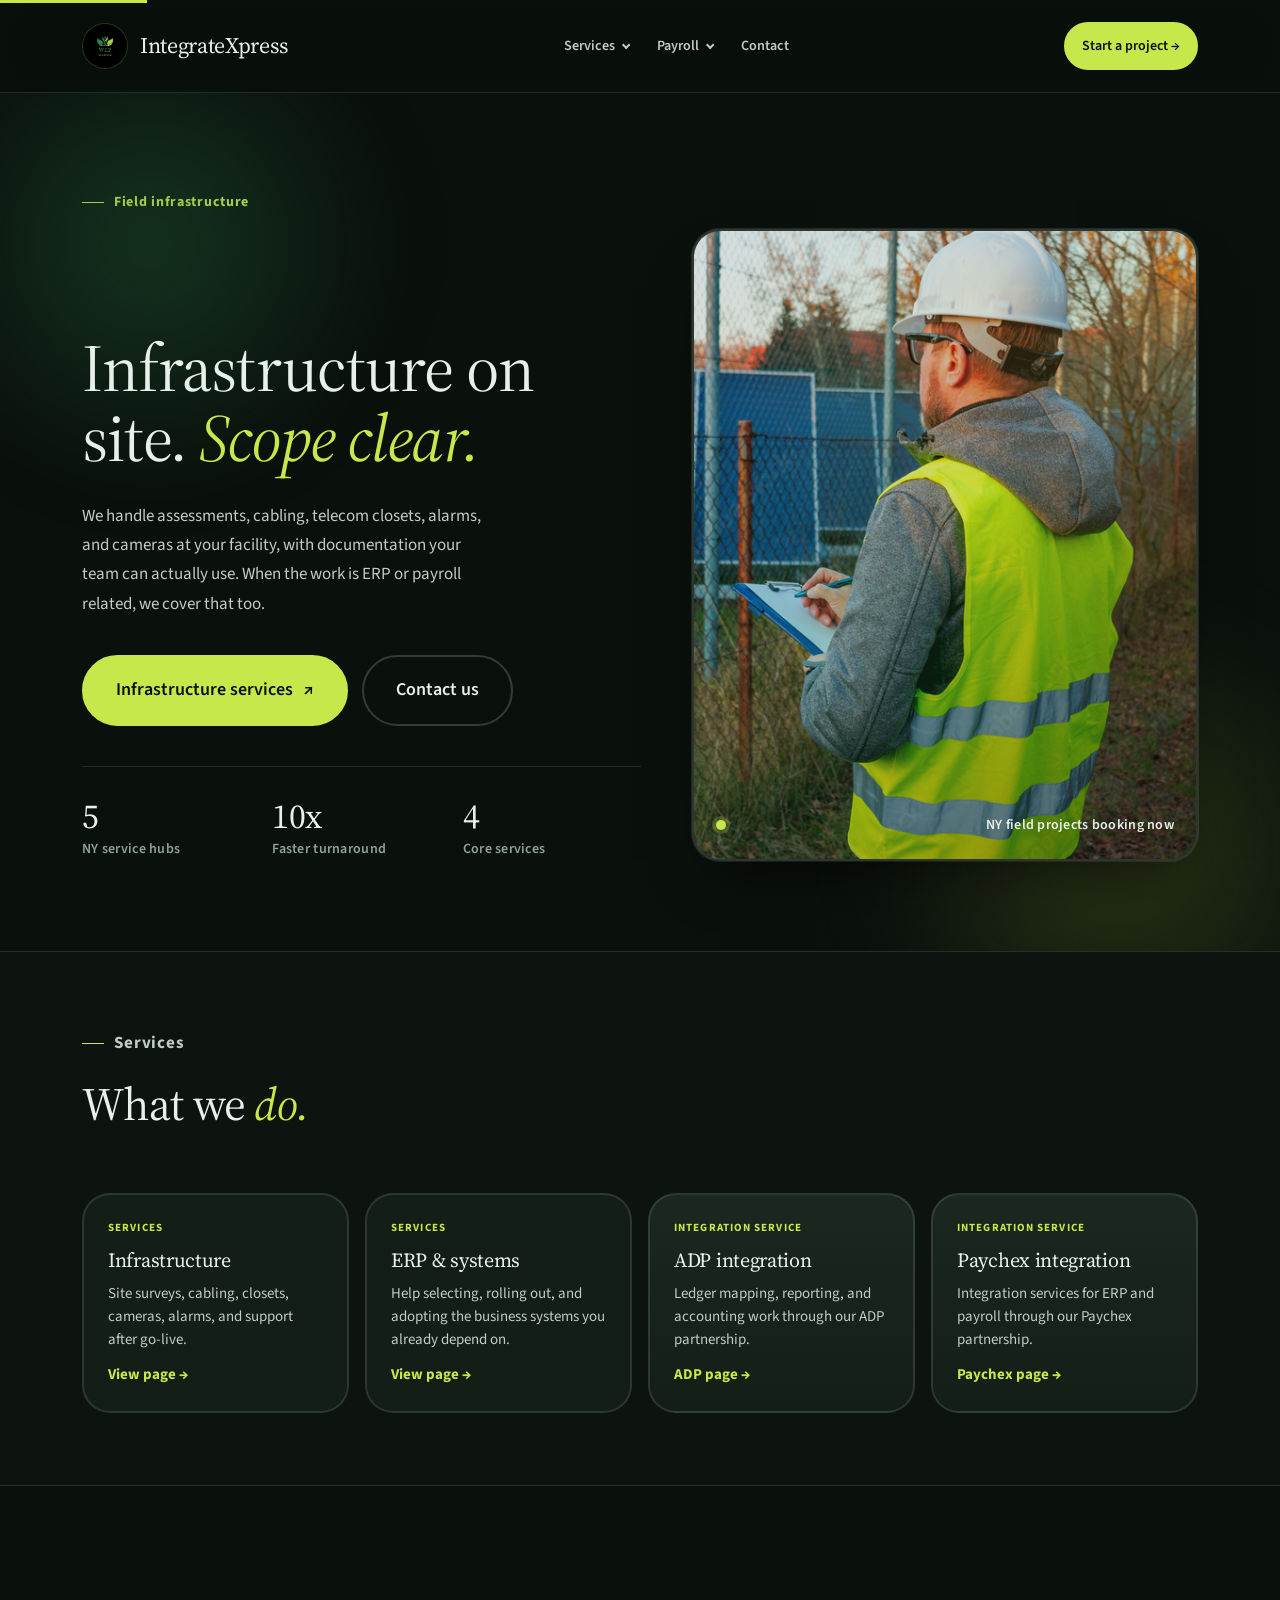
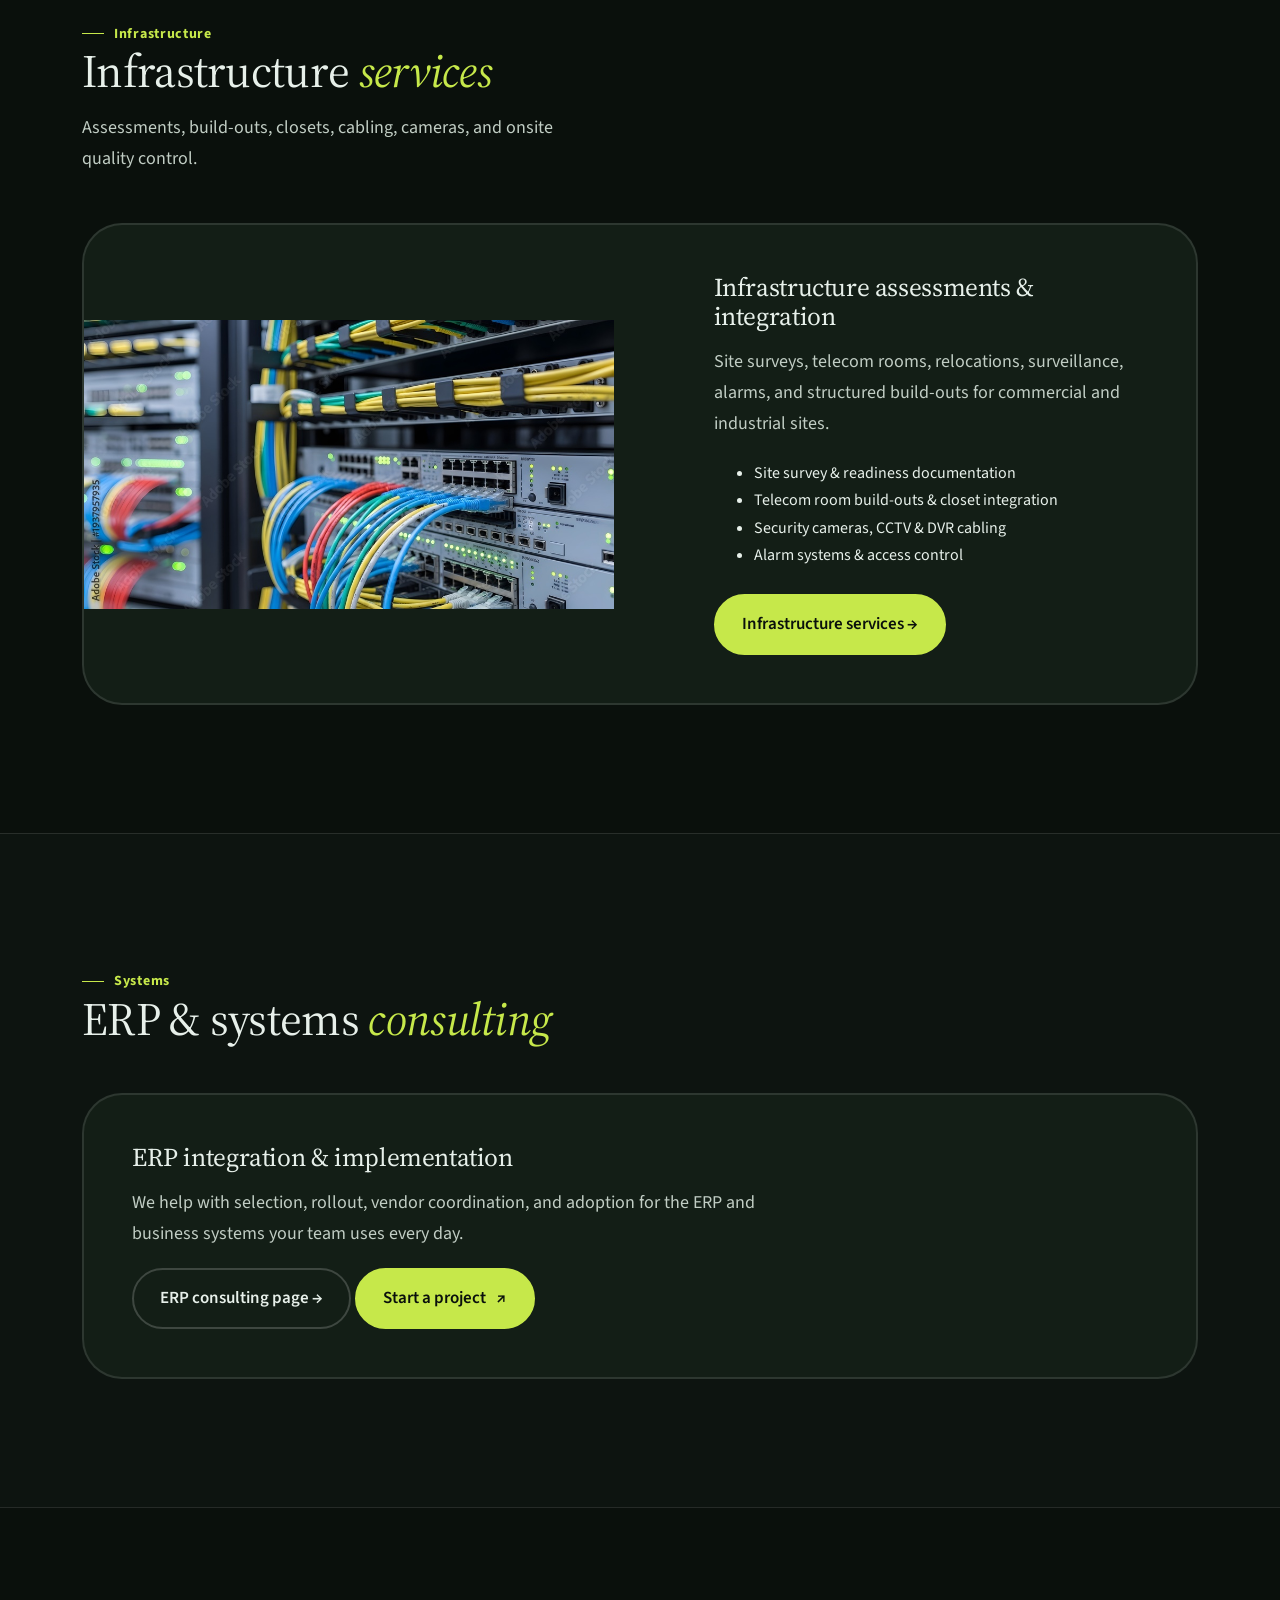
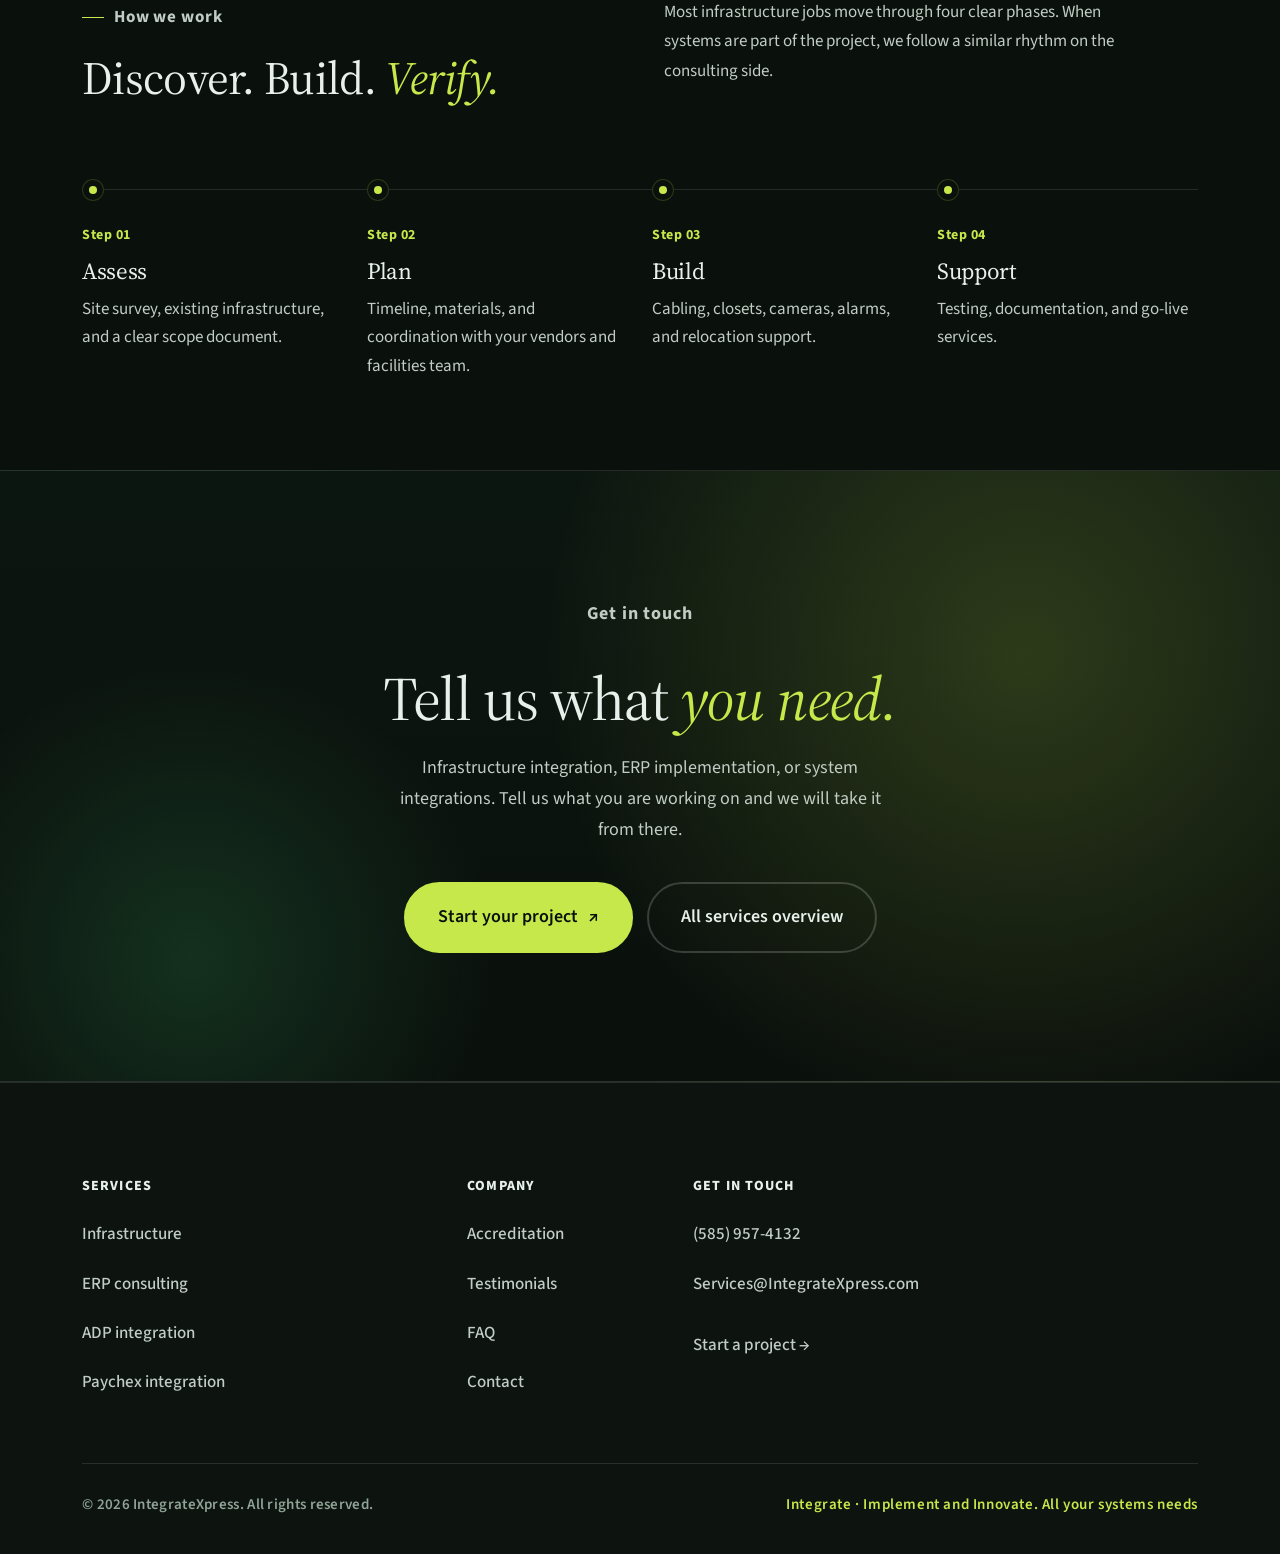
<file: index.html>
﻿<!DOCTYPE html>
<html lang="en">
<head>
  <meta charset="UTF-8" />
  <meta name="viewport" content="width=device-width, initial-scale=1.0" />
  <meta http-equiv="Cache-Control" content="no-cache, no-store, must-revalidate" />
  <meta http-equiv="Pragma" content="no-cache" />
  <meta http-equiv="Expires" content="0" />
  <title>IntegrateXpress | Integrate. Implement. Innovate.</title>
  <meta name="description" content="Field infrastructure, cabling, alarms, and security cameras for New York facilities, plus ERP and payroll integration when you need it." />
  <link rel="icon" type="image/png" href="IntegrateXpress%20Logo%20(2).png" />
  <link rel="preconnect" href="https://fonts.googleapis.com" />
  <link rel="preconnect" href="https://fonts.gstatic.com" crossorigin />
  <link href="https://fonts.googleapis.com/css2?family=Source+Sans+3:ital,wght@0,400;0,500;0,600;0,700;1,400&family=Source+Serif+4:ital,opsz,wght@0,8..60,400;0,8..60,600;1,8..60,400&display=swap" rel="stylesheet" />
  <link rel="stylesheet" href="assets/css/styles.css?v=21" />
</head>
<body>
  <!-- build: 2026-06-02-home-v7 — Checklist rewrite -->
  <a href="#main" class="skip-link">Skip to content</a>

  <header class="site-header">
    <div class="container">
      <nav class="nav" data-nav aria-label="Primary">
        <a href="index.html" class="nav__brand">
          <img src="IntegrateXpress%20Logo%20(2).png" alt="" />
          <strong>IntegrateXpress</strong>
        </a>
        <button class="nav__toggle" data-nav-toggle aria-label="Toggle menu" aria-expanded="false">
          <span></span><span></span><span></span>
        </button>
                        <ul class="nav__links">
          <li class="nav__item nav__item--dropdown">
            <button type="button" class="nav__dropdown-btn" id="nav-services-btn" data-nav-dropdown="services" data-nav-dropdown-toggle aria-expanded="false" aria-haspopup="true" aria-controls="nav-services-menu">
              Services <span class="nav__dropdown-chevron" aria-hidden="true"></span>
            </button>
            <ul class="nav__sub" id="nav-services-menu" role="menu" aria-labelledby="nav-services-btn">
              <li role="none"><a href="infrastructure-integration.html" role="menuitem">Infrastructure</a></li>
              <li role="none"><a href="erp-consulting.html" role="menuitem">ERP consulting</a></li>
              <li role="none"><a href="services.html" role="menuitem">All services</a></li>
            </ul>
          </li>
          <li class="nav__item nav__item--dropdown">
            <button type="button" class="nav__dropdown-btn" id="nav-payroll-btn" data-nav-dropdown="payroll" data-nav-dropdown-toggle aria-expanded="false" aria-haspopup="true" aria-controls="nav-payroll-menu">
              Payroll <span class="nav__dropdown-chevron" aria-hidden="true"></span>
            </button>
            <ul class="nav__sub" id="nav-payroll-menu" role="menu" aria-labelledby="nav-payroll-btn">
              <li role="none"><a href="adp-integration.html" role="menuitem">ADP integration</a></li>
              <li role="none"><a href="paychex-integration.html" role="menuitem">Paychex integration</a></li>
            </ul>
          </li>
          <li><a href="contact.html">Contact</a></li>
        </ul>
        <a href="get-started.html" class="btn btn--primary btn--sm nav__cta">Start a project &rarr;</a>
      </nav>
    </div>
  </header>

  <main id="main" class="home-static">

    <section class="hero">
      <div class="container">
        <p class="kicker">Field infrastructure</p>
        <div class="hero__grid">
          <div class="hero__copy">
            <h1>Infrastructure on site. <span class="lead-word">Scope clear.</span></h1>
            <p class="sub">We handle assessments, cabling, telecom closets, alarms, and cameras at your facility, with documentation your team can actually use. When the work is ERP or payroll related, we cover that too.</p>
            <div class="hero__buttons">
              <a href="infrastructure-integration.html" class="btn btn--primary btn--lg">Infrastructure services <span class="arrow">&#8599;</span></a>
              <a href="contact.html" class="btn btn--ghost btn--lg">Contact us</a>
            </div>
            <div class="hero__stats">
              <div class="stat">
                <span class="stat__num">5</span>
                <span class="stat__label">NY service hubs</span>
              </div>
              <div class="stat">
                <span class="stat__num">10x</span>
                <span class="stat__label">Faster turnaround</span>
              </div>
              <div class="stat">
                <span class="stat__num">4</span>
                <span class="stat__label">Core services</span>
              </div>
            </div>
          </div>
          <div class="hero__media hero__media--tech">
            <video autoplay muted loop playsinline aria-hidden="true" class="hero__video--tech" poster="assets/media/on-site-assessments.jpg">
              <source src="assets/media/hero-infrastructure.mp4" type="video/mp4" />
            </video>
            <div class="hero__media-badge">
              <span class="pulse"></span>
              <span class="label">NY field projects booking now</span>
            </div>
          </div>
        </div>
      </div>
    </section>

    <section class="services-hub section--tight" aria-labelledby="services-hub-heading">
      <div class="container">
        <div class="section-head">
          <div>
            <p class="kicker">Services</p>
            <h2 id="services-hub-heading">What we <em>do.</em></h2>
          </div>
        </div>
        <div class="services-hub__grid">
          <a href="infrastructure-integration.html" class="services-hub__card">
            <span class="services-hub__tag">Services</span>
            <h3>Infrastructure</h3>
            <p>Site surveys, cabling, closets, cameras, alarms, and support after go-live.</p>
            <span class="services-hub__cta">View page &rarr;</span>
          </a>
          <a href="erp-consulting.html" class="services-hub__card">
            <span class="services-hub__tag">Services</span>
            <h3>ERP &amp; systems</h3>
            <p>Help selecting, rolling out, and adopting the business systems you already depend on.</p>
            <span class="services-hub__cta">View page &rarr;</span>
          </a>
          <a href="adp-integration.html" class="services-hub__card services-hub__card--partner">
            <span class="services-hub__tag">Integration service</span>
            <h3>ADP integration</h3>
            <p>Ledger mapping, reporting, and accounting work through our ADP partnership.</p>
            <span class="services-hub__cta">ADP page &rarr;</span>
          </a>
          <a href="paychex-integration.html" class="services-hub__card services-hub__card--partner">
            <span class="services-hub__tag">Integration service</span>
            <h3>Paychex integration</h3>
            <p>Integration services for ERP and payroll through our Paychex partnership.</p>
            <span class="services-hub__cta">Paychex page &rarr;</span>
          </a>
        </div>
      </div>
    </section>

    <section class="section practice-block" id="infrastructure">
      <div class="container">
        <div class="practice-block__head">
          <p class="kicker">Infrastructure</p>
          <h2>Infrastructure <em>services</em></h2>
          <p>Assessments, build-outs, closets, cabling, cameras, and onsite quality control.</p>
        </div>
        <div class="practice-feature">
          <div class="practice-feature__media">
            <img src="assets/media/structured-cabling.jpg" alt="IntegrateXpress structured cabling on a commercial site" width="640" height="400" loading="lazy" />
          </div>
          <div class="practice-feature__body">
            <h3>Infrastructure assessments &amp; integration</h3>
            <p>Site surveys, telecom rooms, relocations, surveillance, alarms, and structured build-outs for commercial and industrial sites.</p>
            <ul class="bullets bullets--compact">
              <li>Site survey &amp; readiness documentation</li>
              <li>Telecom room build-outs &amp; closet integration</li>
              <li>Security cameras, CCTV &amp; DVR cabling</li>
              <li>Alarm systems &amp; access control</li>
            </ul>
            <a href="infrastructure-integration.html" class="btn btn--primary">Infrastructure services &rarr;</a>
          </div>
        </div>
      </div>
    </section>

    <section class="section section--divider practice-block practice-block--erp">
      <div class="container">
        <div class="practice-block__head">
          <p class="kicker">Systems</p>
          <h2>ERP &amp; systems <em>consulting</em></h2>
        </div>
        <div class="practice-feature practice-feature--text-only">
          <div class="practice-feature__body">
            <h3>ERP integration &amp; implementation</h3>
            <p>We help with selection, rollout, vendor coordination, and adoption for the ERP and business systems your team uses every day.</p>
            <a href="erp-consulting.html" class="btn btn--ghost">ERP consulting page &rarr;</a>
            <a href="get-started.html" class="btn btn--primary btn--align-start">Start a project <span class="arrow">&#8599;</span></a>
          </div>
        </div>
      </div>
    </section>

    <section class="section section--tight section--divider">
      <div class="container">
        <div class="section-head">
          <div>
            <p class="kicker">How we work</p>
            <h2>Discover. Build. <em>Verify.</em></h2>
          </div>
          <p>Most infrastructure jobs move through four clear phases. When systems are part of the project, we follow a similar rhythm on the consulting side.</p>
        </div>
        <div class="steps">
          <div class="step">
            <span class="step__dot" aria-hidden="true"></span>
            <span class="step__no">Step 01</span>
            <h3>Assess</h3>
            <p>Site survey, existing infrastructure, and a clear scope document.</p>
          </div>
          <div class="step">
            <span class="step__dot" aria-hidden="true"></span>
            <span class="step__no">Step 02</span>
            <h3>Plan</h3>
            <p>Timeline, materials, and coordination with your vendors and facilities team.</p>
          </div>
          <div class="step">
            <span class="step__dot" aria-hidden="true"></span>
            <span class="step__no">Step 03</span>
            <h3>Build</h3>
            <p>Cabling, closets, cameras, alarms, and relocation support.</p>
          </div>
          <div class="step">
            <span class="step__dot" aria-hidden="true"></span>
            <span class="step__no">Step 04</span>
            <h3>Support</h3>
            <p>Testing, documentation, and go-live services.</p>
          </div>
        </div>
      </div>
    </section>

    <section class="cta-band">
      <div class="container">
        <p class="kicker kicker--plain">Get in touch</p>
        <h2>Tell us what <em>you need.</em></h2>
        <p>Infrastructure integration, ERP implementation, or system integrations. Tell us what you are working on and we will take it from there.</p>
        <div class="cta-band__buttons">
          <a href="get-started.html" class="btn btn--primary btn--lg">Start your project <span class="arrow">&#8599;</span></a>
          <a href="services.html" class="btn btn--ghost btn--lg">All services overview</a>
        </div>
      </div>
    </section>
  </main>

  <footer class="site-footer">
    <div class="container">
      <div class="footer__top">
        <div class="footer__col">
          <h4>Services</h4>
          <a href="infrastructure-integration.html">Infrastructure</a>
          <a href="erp-consulting.html">ERP consulting</a>
          <a href="adp-integration.html">ADP integration</a>
          <a href="paychex-integration.html">Paychex integration</a>
        </div>
        <div class="footer__col">
          <h4>Company</h4>
          <a href="accreditation.html">Accreditation</a>
          <a href="testimonials.html">Testimonials</a>
          <a href="faq.html">FAQ</a>
          <a href="contact.html">Contact</a>
        </div>
        <div class="footer__col">
          <h4>Get in touch</h4>
          <a href="tel:+15859574132">(585) 957-4132</a>
          <a href="mailto:Services@IntegrateXpress.com">Services@IntegrateXpress.com</a>
          <a href="get-started.html" class="footer-link--cta">Start a project &rarr;</a>
        </div>
      </div>
      <div class="footer__bottom">
        <span>&copy; <span data-year>2026</span> IntegrateXpress. All rights reserved.</span>
        <span class="seal">Integrate &middot; Implement and Innovate. All your systems needs</span>
      </div>
    </div>
  </footer>

  <script src="assets/js/main.js?v=21"></script>
</body>
</html>
</file>
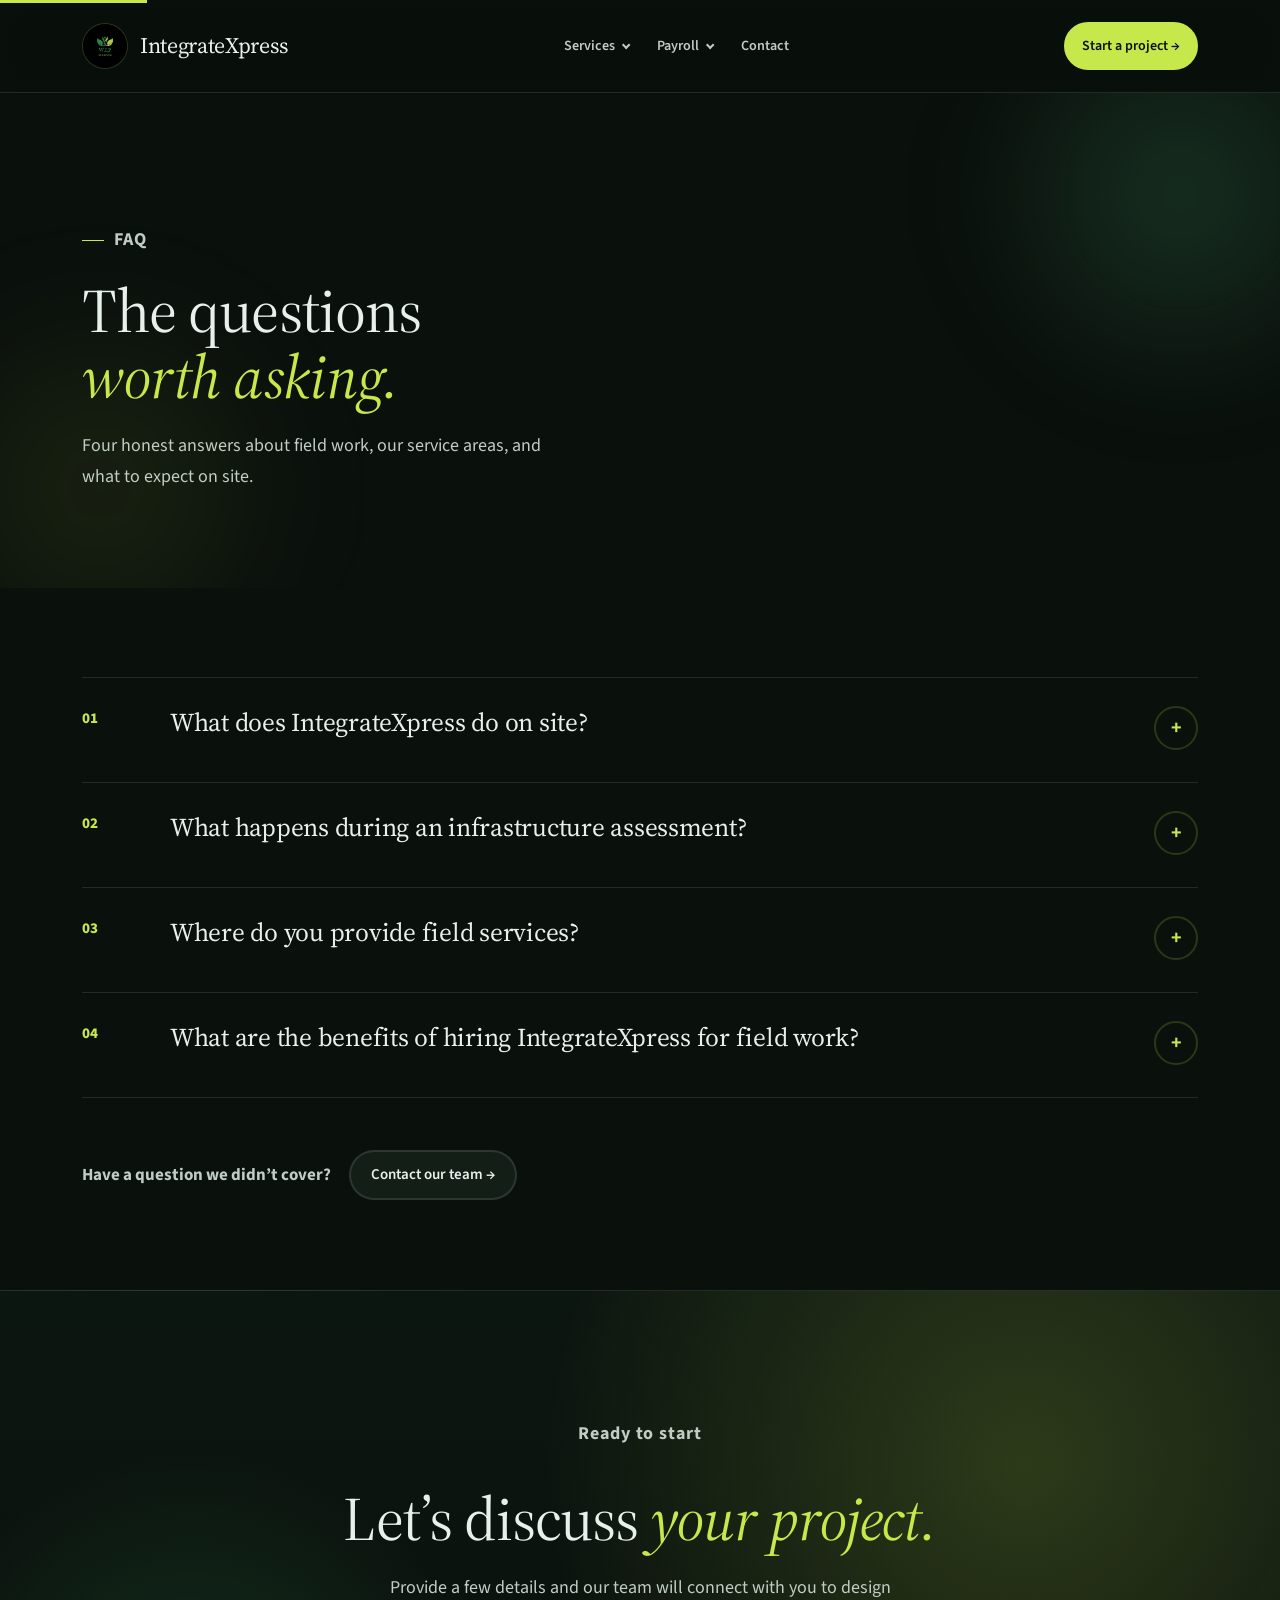
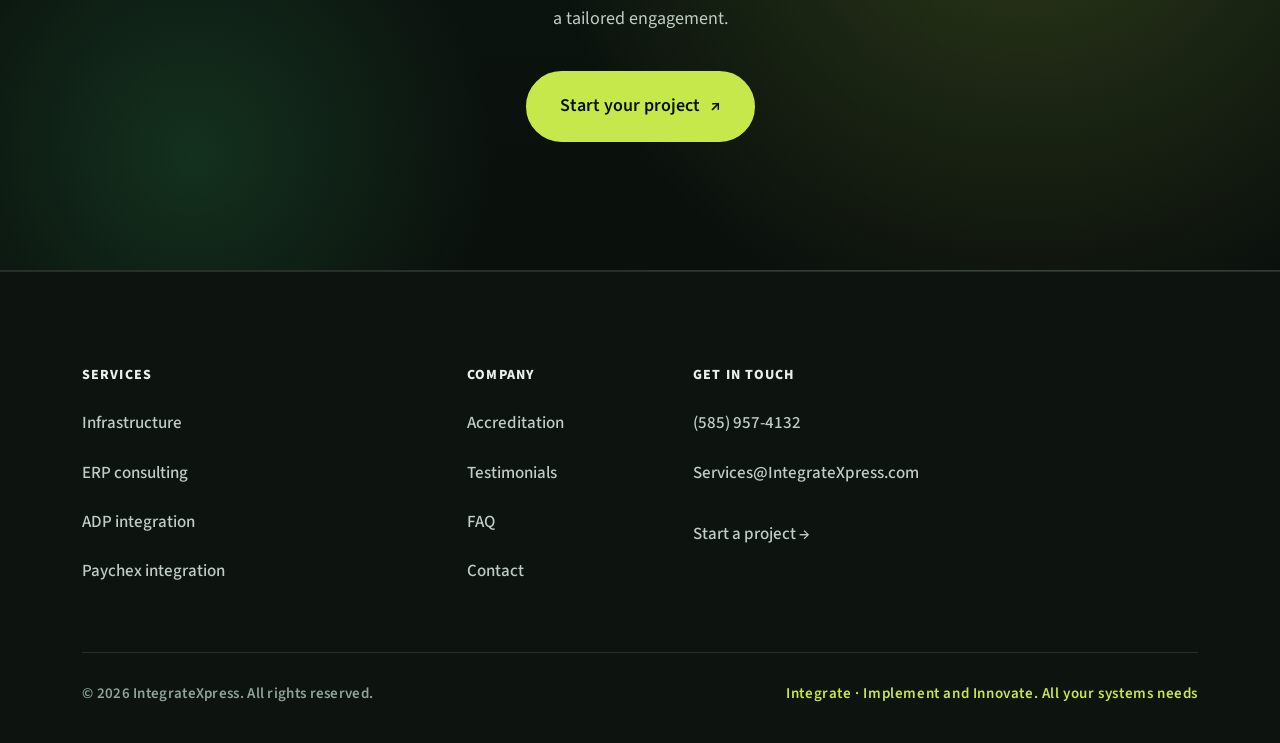
<file: faq/index.html>
<!DOCTYPE html>
<html lang="en">
<head>
  <meta charset="UTF-8" />
  <meta http-equiv="refresh" content="0; url=/faq.html" />
  <link rel="canonical" href="/faq.html" />
  <title>Redirecting to FAQ…</title>
  <script>location.replace("/faq.html");</script>
</head>
<body>
  <p><a href="/faq.html">Continue to FAQ</a></p>
</body>
</html>
</file>
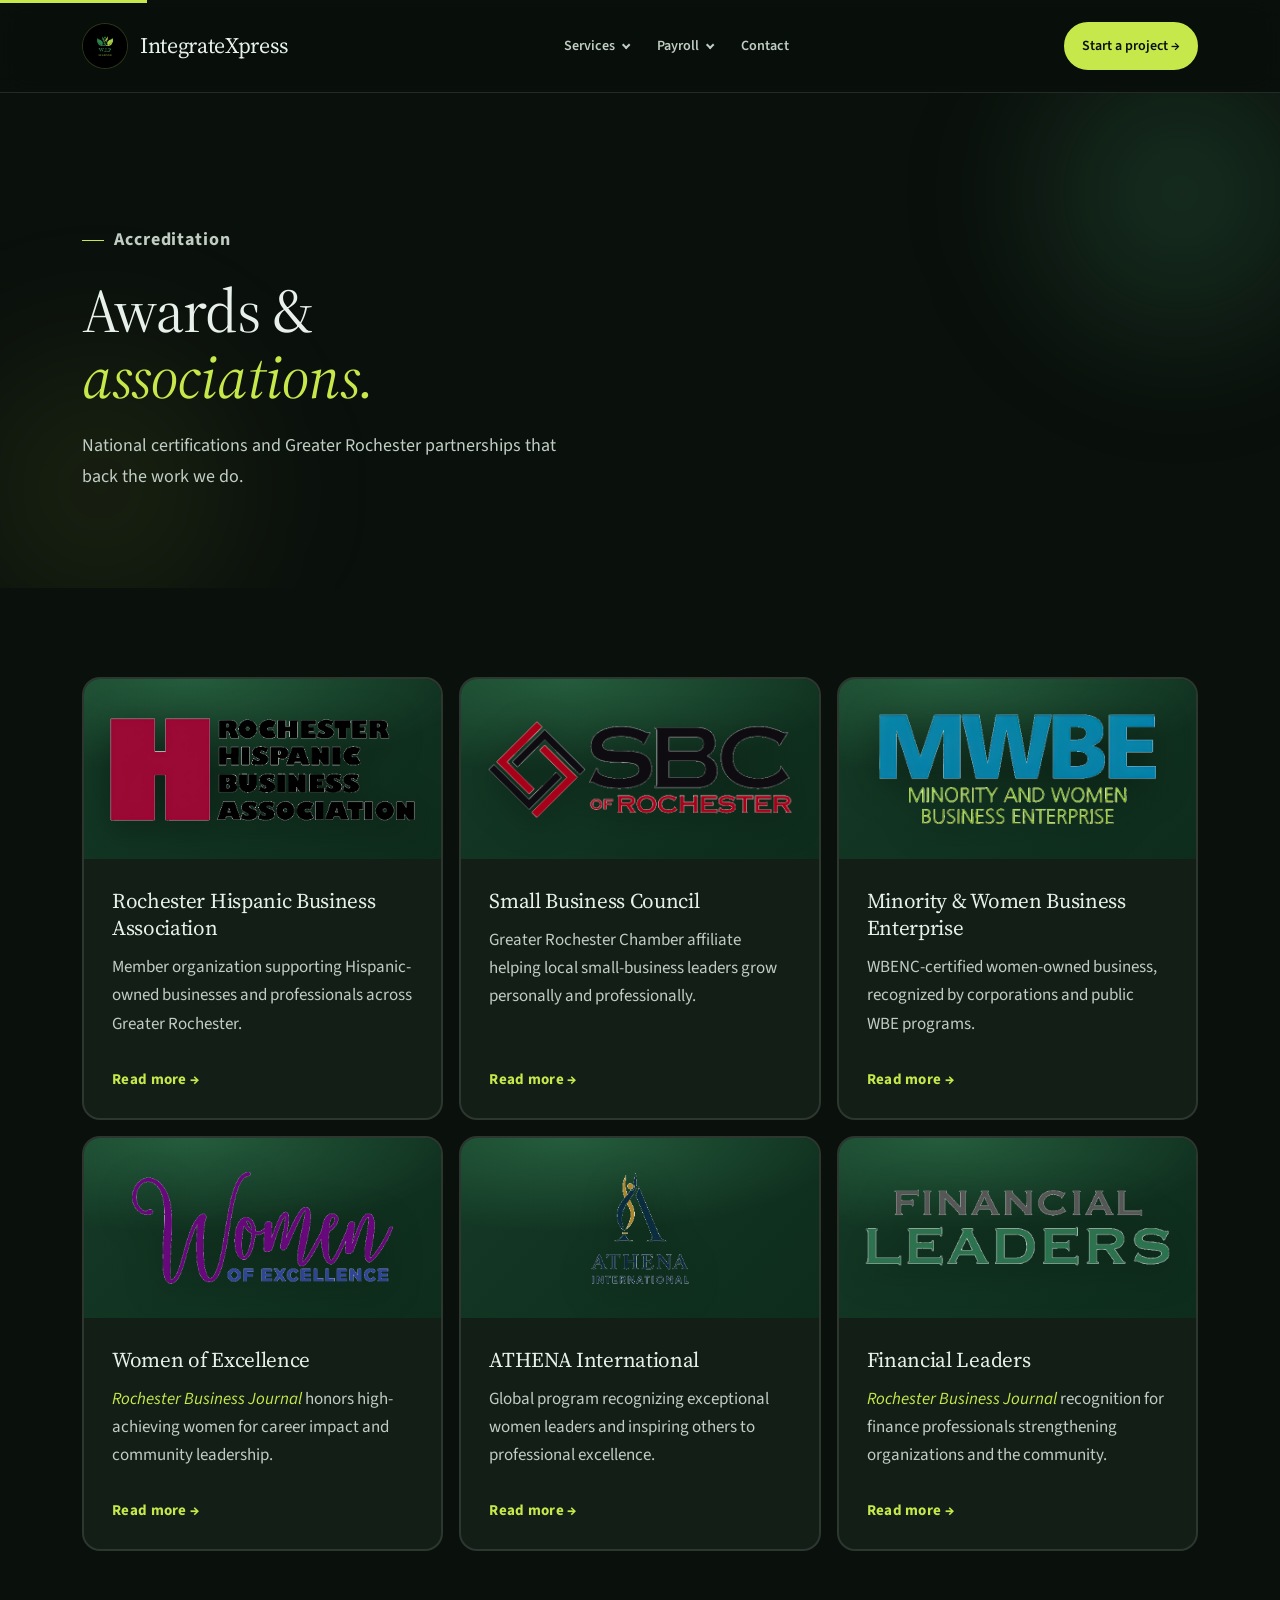
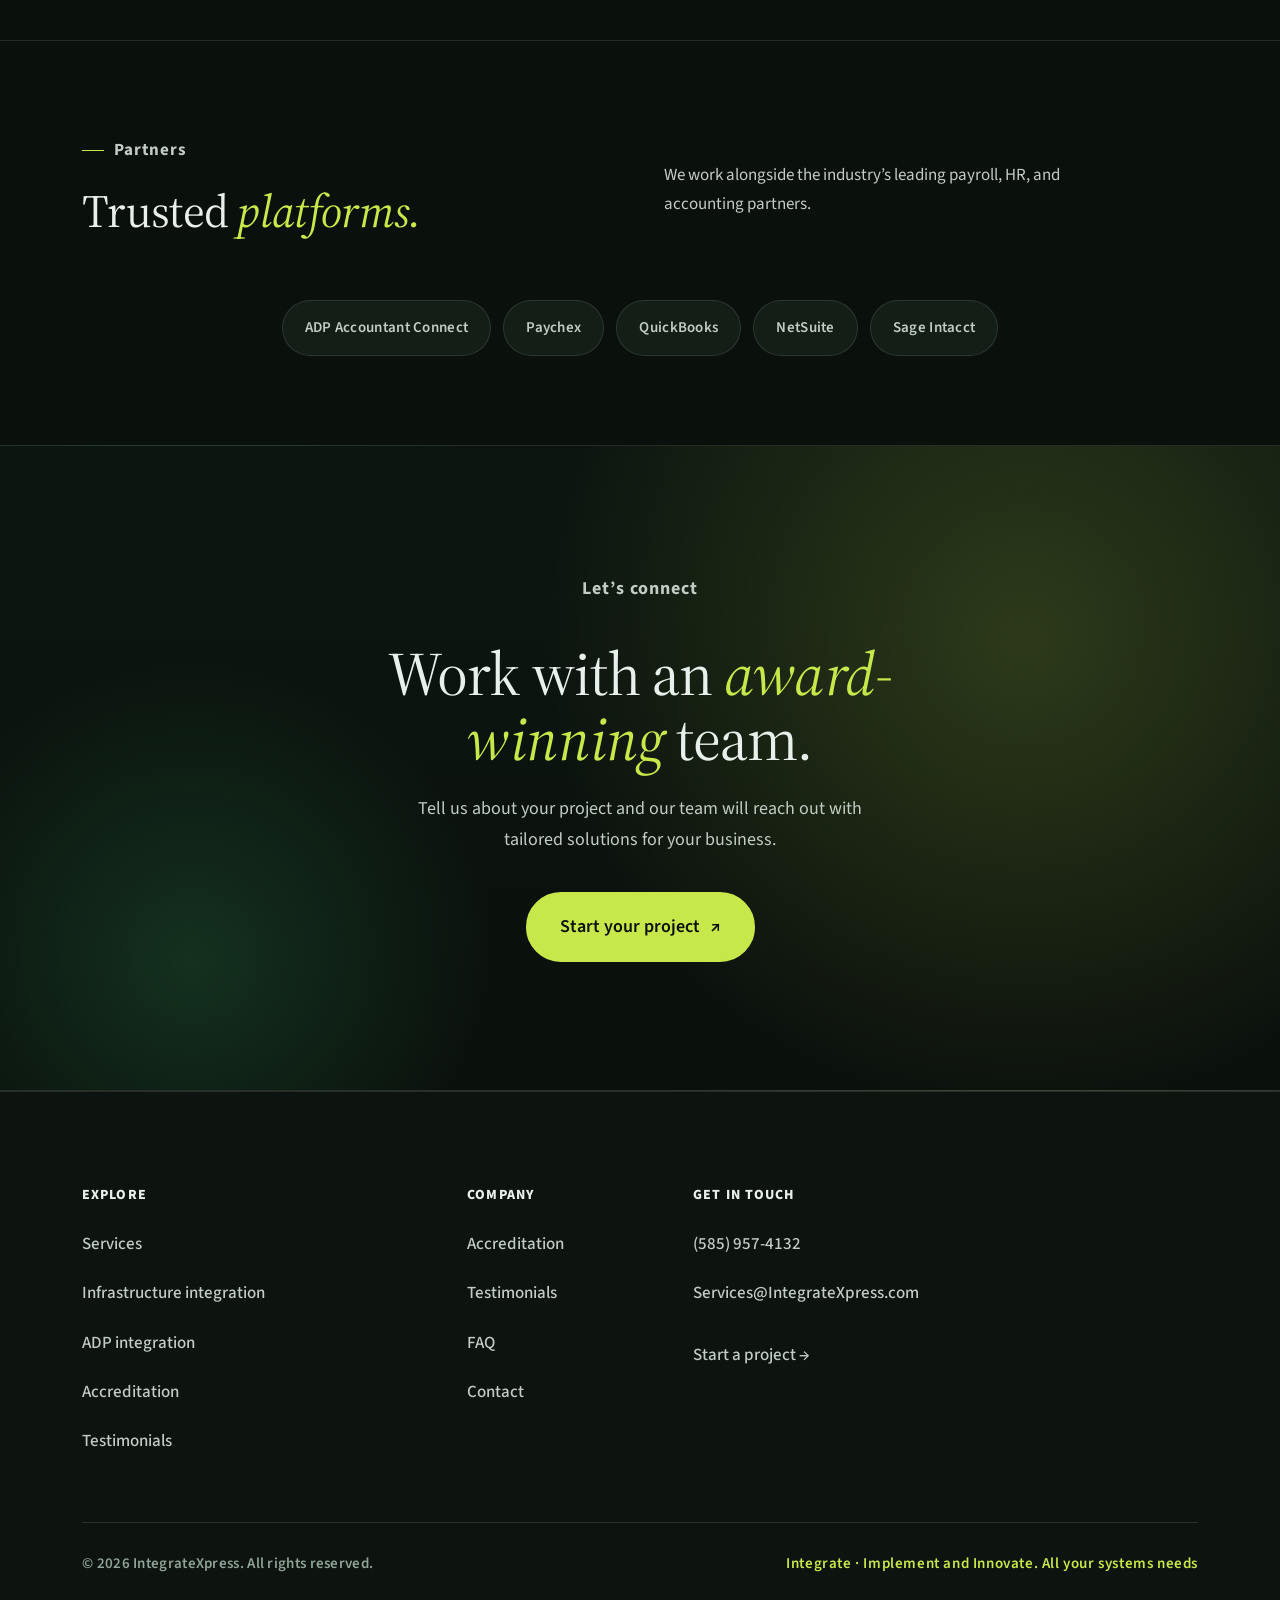
<file: accreditation.html>
﻿<!DOCTYPE html>
<html lang="en">
<head>
  <meta charset="UTF-8" />
  <meta name="viewport" content="width=device-width, initial-scale=1.0" />
  <title>Accreditation | IntegrateXpress</title>
  <meta name="description" content="Awards, associations, and certifications behind IntegrateXpress." />
  <link rel="icon" type="image/png" href="IntegrateXpress%20Logo%20(2).png" />
  <link rel="preconnect" href="https://fonts.googleapis.com" />
  <link rel="preconnect" href="https://fonts.gstatic.com" crossorigin />
  <link href="https://fonts.googleapis.com/css2?family=Source+Sans+3:ital,wght@0,400;0,500;0,600;0,700;1,400&family=Source+Serif+4:ital,opsz,wght@0,8..60,400;0,8..60,600;1,8..60,400&display=swap" rel="stylesheet" />
  <link rel="stylesheet" href="assets/css/styles.css?v=18" />
</head>
<body>
  <a href="#main" class="skip-link">Skip to content</a>

  <header class="site-header">
    <div class="container">
      <nav class="nav" data-nav aria-label="Primary">
        <a href="index.html" class="nav__brand">
          <img src="IntegrateXpress%20Logo%20(2).png" alt="" />
          <strong>IntegrateXpress</strong>
        </a>
        <button class="nav__toggle" data-nav-toggle aria-label="Toggle menu" aria-expanded="false">
          <span></span><span></span><span></span>
        </button>
                        <ul class="nav__links">
          <li class="nav__item nav__item--dropdown">
            <button type="button" class="nav__dropdown-btn" id="nav-services-btn" data-nav-dropdown="services" data-nav-dropdown-toggle aria-expanded="false" aria-haspopup="true" aria-controls="nav-services-menu">
              Services <span class="nav__dropdown-chevron" aria-hidden="true"></span>
            </button>
            <ul class="nav__sub" id="nav-services-menu" role="menu" aria-labelledby="nav-services-btn">
              <li role="none"><a href="infrastructure-integration.html" role="menuitem">Infrastructure</a></li>
              <li role="none"><a href="erp-consulting.html" role="menuitem">ERP consulting</a></li>
              <li role="none"><a href="services.html" role="menuitem">All services</a></li>
            </ul>
          </li>
          <li class="nav__item nav__item--dropdown">
            <button type="button" class="nav__dropdown-btn" id="nav-payroll-btn" data-nav-dropdown="payroll" data-nav-dropdown-toggle aria-expanded="false" aria-haspopup="true" aria-controls="nav-payroll-menu">
              Payroll <span class="nav__dropdown-chevron" aria-hidden="true"></span>
            </button>
            <ul class="nav__sub" id="nav-payroll-menu" role="menu" aria-labelledby="nav-payroll-btn">
              <li role="none"><a href="adp-integration.html" role="menuitem">ADP integration</a></li>
              <li role="none"><a href="paychex-integration.html" role="menuitem">Paychex integration</a></li>
            </ul>
          </li>
          <li><a href="contact.html">Contact</a></li>
        </ul>
        <a href="get-started.html" class="btn btn--primary btn--sm nav__cta">Start a project &rarr;</a>
      </nav>
    </div>
  </header>

  <main id="main">

    <section class="page-hero">
      <div class="container">
        <div class="page-hero__inner reveal">
          <p class="kicker">Accreditation</p>
          <h1>Awards &amp; <br /><em>associations.</em></h1>
          <p>National certifications and Greater Rochester partnerships that back the work we do.</p>
        </div>
      </div>
    </section>

    <section class="section section--tight">
      <div class="container">
        <div class="accred-grid" data-accred-grid>

          <article class="accred reveal" data-accred-title="Rochester Hispanic Business Association" data-accred-template="tpl-accred-rhba">
            <span class="accred__year">Member</span>
            <div class="accred__art">
              <button type="button" class="accred__thumb" aria-label="Open details: Rochester Hispanic Business Association">
                <img src="assets/accred/rochester-hispanic.png?v=1" alt="Rochester Hispanic Business Association logo" width="280" height="120" loading="lazy" />
              </button>
            </div>
            <div class="accred__body">
              <h3>Rochester Hispanic Business Association</h3>
              <p>Member organization supporting Hispanic-owned businesses and professionals across Greater Rochester.</p>
              <button type="button" class="more">Read more &rarr;</button>
            </div>
          </article>

          <article class="accred reveal" data-accred-title="Small Business Council" data-accred-template="tpl-accred-sbc">
            <span class="accred__year">Affiliate</span>
            <div class="accred__art">
              <button type="button" class="accred__thumb" aria-label="Open details: Small Business Council">
                <img src="assets/accred/small-business-council.png?v=1" alt="Small Business Council of Rochester logo" width="280" height="120" loading="lazy" />
              </button>
            </div>
            <div class="accred__body">
              <h3>Small Business Council</h3>
              <p>Greater Rochester Chamber affiliate helping local small-business leaders grow personally and professionally.</p>
              <button type="button" class="more">Read more &rarr;</button>
            </div>
          </article>

          <article class="accred reveal" data-accred-title="Minority &amp; Women Business Enterprise" data-accred-template="tpl-accred-mwbe">
            <span class="accred__year">Certified</span>
            <div class="accred__art">
              <button type="button" class="accred__thumb" aria-label="Open details: Minority and Women Business Enterprise">
                <img src="assets/accred/minority-women-business.png?v=1" alt="Women Business Enterprise National Council certification" width="280" height="120" loading="lazy" />
              </button>
            </div>
            <div class="accred__body">
              <h3>Minority &amp; Women Business Enterprise</h3>
              <p>WBENC-certified women-owned business, recognized by corporations and public WBE programs.</p>
              <button type="button" class="more">Read more &rarr;</button>
            </div>
          </article>

          <article class="accred reveal" data-accred-title="2023 Rochester Business Journal Women of Excellence" data-accred-template="tpl-accred-woe">
            <span class="accred__year">2023</span>
            <div class="accred__art">
              <button type="button" class="accred__thumb" aria-label="Open details: Rochester Business Journal Women of Excellence">
                <img src="assets/accred/women-of-excellence.png?v=1" alt="Rochester Business Journal Women of Excellence 2023" width="280" height="120" loading="lazy" />
              </button>
            </div>
            <div class="accred__body">
              <h3>Women of Excellence</h3>
              <p><em>Rochester Business Journal</em> honors high-achieving women for career impact and community leadership.</p>
              <button type="button" class="more">Read more &rarr;</button>
            </div>
          </article>

          <article class="accred reveal" data-accred-title="2023 ATHENA International" data-accred-template="tpl-accred-athena">
            <span class="accred__year">2023</span>
            <div class="accred__art">
              <button type="button" class="accred__thumb" aria-label="Open details: ATHENA International">
                <img src="assets/accred/athena-international.png?v=1" alt="ATHENA International Award 2023" width="280" height="120" loading="lazy" />
              </button>
            </div>
            <div class="accred__body">
              <h3>ATHENA International</h3>
              <p>Global program recognizing exceptional women leaders and inspiring others to professional excellence.</p>
              <button type="button" class="more">Read more &rarr;</button>
            </div>
          </article>

          <article class="accred reveal" data-accred-title="Financial Leaders" data-accred-template="tpl-accred-financial">
            <span class="accred__year">2023</span>
            <div class="accred__art">
              <button type="button" class="accred__thumb" aria-label="Open details: Financial Leaders">
                <img src="assets/accred/financial-leaders.png?v=1" alt="Rochester Business Journal Financial Leaders 2023" width="280" height="120" loading="lazy" />
              </button>
            </div>
            <div class="accred__body">
              <h3>Financial Leaders</h3>
              <p><em>Rochester Business Journal</em> recognition for finance professionals strengthening organizations and the community.</p>
              <button type="button" class="more">Read more &rarr;</button>
            </div>
          </article>

        </div>
      </div>
    </section>

    <!-- PARTNERS -->
    <section class="section section--tight section--divider">
      <div class="container">
        <div class="section-head reveal">
          <div>
            <p class="kicker">Partners</p>
            <h2>Trusted <em>platforms.</em></h2>
          </div>
          <p>We work alongside the industry&rsquo;s leading payroll, HR, and accounting partners.</p>
        </div>

        <ul class="partner-grid reveal" aria-label="Partner platforms">
          <li>ADP Accountant Connect</li>
          <li>Paychex</li>
          <li>QuickBooks</li>
          <li>NetSuite</li>
          <li>Sage Intacct</li>
        </ul>
      </div>
    </section>

    <!-- CTA -->
    <section class="cta-band">
      <div class="container reveal">
        <p class="kicker kicker--plain">Let&rsquo;s connect</p>
        <h2>Work with an <em>award-winning</em> team.</h2>
        <p>Tell us about your project and our team will reach out with tailored solutions for your business.</p>
        <a href="get-started.html" class="btn btn--primary btn--lg">Start your project <span class="arrow">&#8599;</span></a>
      </div>
    </section>
  </main>

  <footer class="site-footer">
    <div class="container">
      <div class="footer__top">
        <div class="footer__col">
          <h4>Explore</h4>
          <a href="services.html">Services</a>
          <a href="infrastructure-integration.html">Infrastructure integration</a>
          <a href="adp-integration.html">ADP integration</a>
          <a href="accreditation.html">Accreditation</a>
          <a href="testimonials.html">Testimonials</a>
        </div>
        <div class="footer__col">
          <h4>Company</h4>
          <a href="accreditation.html">Accreditation</a>
          <a href="testimonials.html">Testimonials</a>
          <a href="faq.html">FAQ</a>
          <a href="contact.html">Contact</a>
        </div>
        <div class="footer__col">
          <h4>Get in touch</h4>
          <a href="tel:+15859574132">(585) 957-4132</a>
          <a href="mailto:Services@IntegrateXpress.com">Services@IntegrateXpress.com</a>
          <a href="get-started.html" class="footer-link--cta">Start a project &rarr;</a>
        </div>
      </div>
      <div class="footer__bottom">
        <span>&copy; <span data-year>2026</span> IntegrateXpress. All rights reserved.</span>
        <span class="seal">Integrate &middot; Implement and Innovate. All your systems needs</span>
      </div>
    </div>
  </footer>

  <dialog class="accred-dialog" id="accred-dialog" aria-labelledby="accred-dialog-title">
    <div class="accred-dialog__inner">
      <button type="button" class="accred-dialog__close" data-accred-dialog-close aria-label="Close">&times;</button>
      <h2 id="accred-dialog-title" class="accred-dialog__title"></h2>
      <div class="accred-dialog__body" data-accred-dialog-body></div>
    </div>
  </dialog>

  <template id="tpl-accred-rhba">
    <p>The organization is dedicated to empowering Hispanic-owned businesses and professionals in the Greater Rochester area, founded in 1989 to promote economic and educational advancements for the Hispanic community. It offers a networking platform, celebrates Hispanic heritage, and provides updates and information to its members. Annually, it honors an individual with the Hispanic Business Person of the Year award, acknowledging their contributions to the business community and highlighting the impact of Hispanic professionals and entrepreneurs.</p>
  </template>

  <template id="tpl-accred-sbc">
    <p>The Small Business Council of Rochester (SBC), an affiliate of Greater Rochester Chamber of Commerce, has a lot to offer businesses in the Greater Rochester area. Led by an entirely volunteer but dedicated group of Rochester&rsquo;s small business leaders, the Small Business Council of Rochester is committed to providing Rochester&rsquo;s business community with programs to help local business leaders, and their businesses, grow and prosper, both personally and professionally.</p>
  </template>

  <template id="tpl-accred-mwbe">
    <p>Women Business Enterprise Certification with the Women&rsquo;s Business Enterprise National Council (WBENC), a private third-party that certifies women-owned businesses on behalf of U.S. corporations or WBE certification through city, county or state programs.</p>
  </template>

  <template id="tpl-accred-woe">
    <p>Women of Excellence identifies high-achieving women for their tremendous career accomplishments. The women are selected based on their professional experience, community involvement, leadership and sustained commitment to mentoring.</p>
  </template>

  <template id="tpl-accred-athena">
    <p>The internationally-recognized ATHENA Award<sup>&reg;</sup> Program was founded in 1982 in Lansing, Michigan by ATHENA International Founder Martha Mertz. The award was originally established to honor the achievements of exceptional women leaders. And more importantly, it was established to inspire others to achieve excellence in their professional and business lives.</p>
    <p>Since 1982, more than 6,700 top leaders in over 500 communities have received the prestigious ATHENA Award<sup>&reg;</sup> in the United States, Bermuda, Canada, China, Greece, India, Russia, United Arab Emirates, and United Kingdom. By honoring exceptional leaders, the ATHENA Award<sup>&reg;</sup> Program seeks to inspire others to achieve excellence in their professional and personal lives.</p>
  </template>

  <template id="tpl-accred-financial">
    <p>Recognizing financial professionals who have made outstanding contributions to their organizations and to the Greater Rochester community.</p>
  </template>

  <script src="assets/js/main.js?v=18"></script>
</body>
</html>
</file>
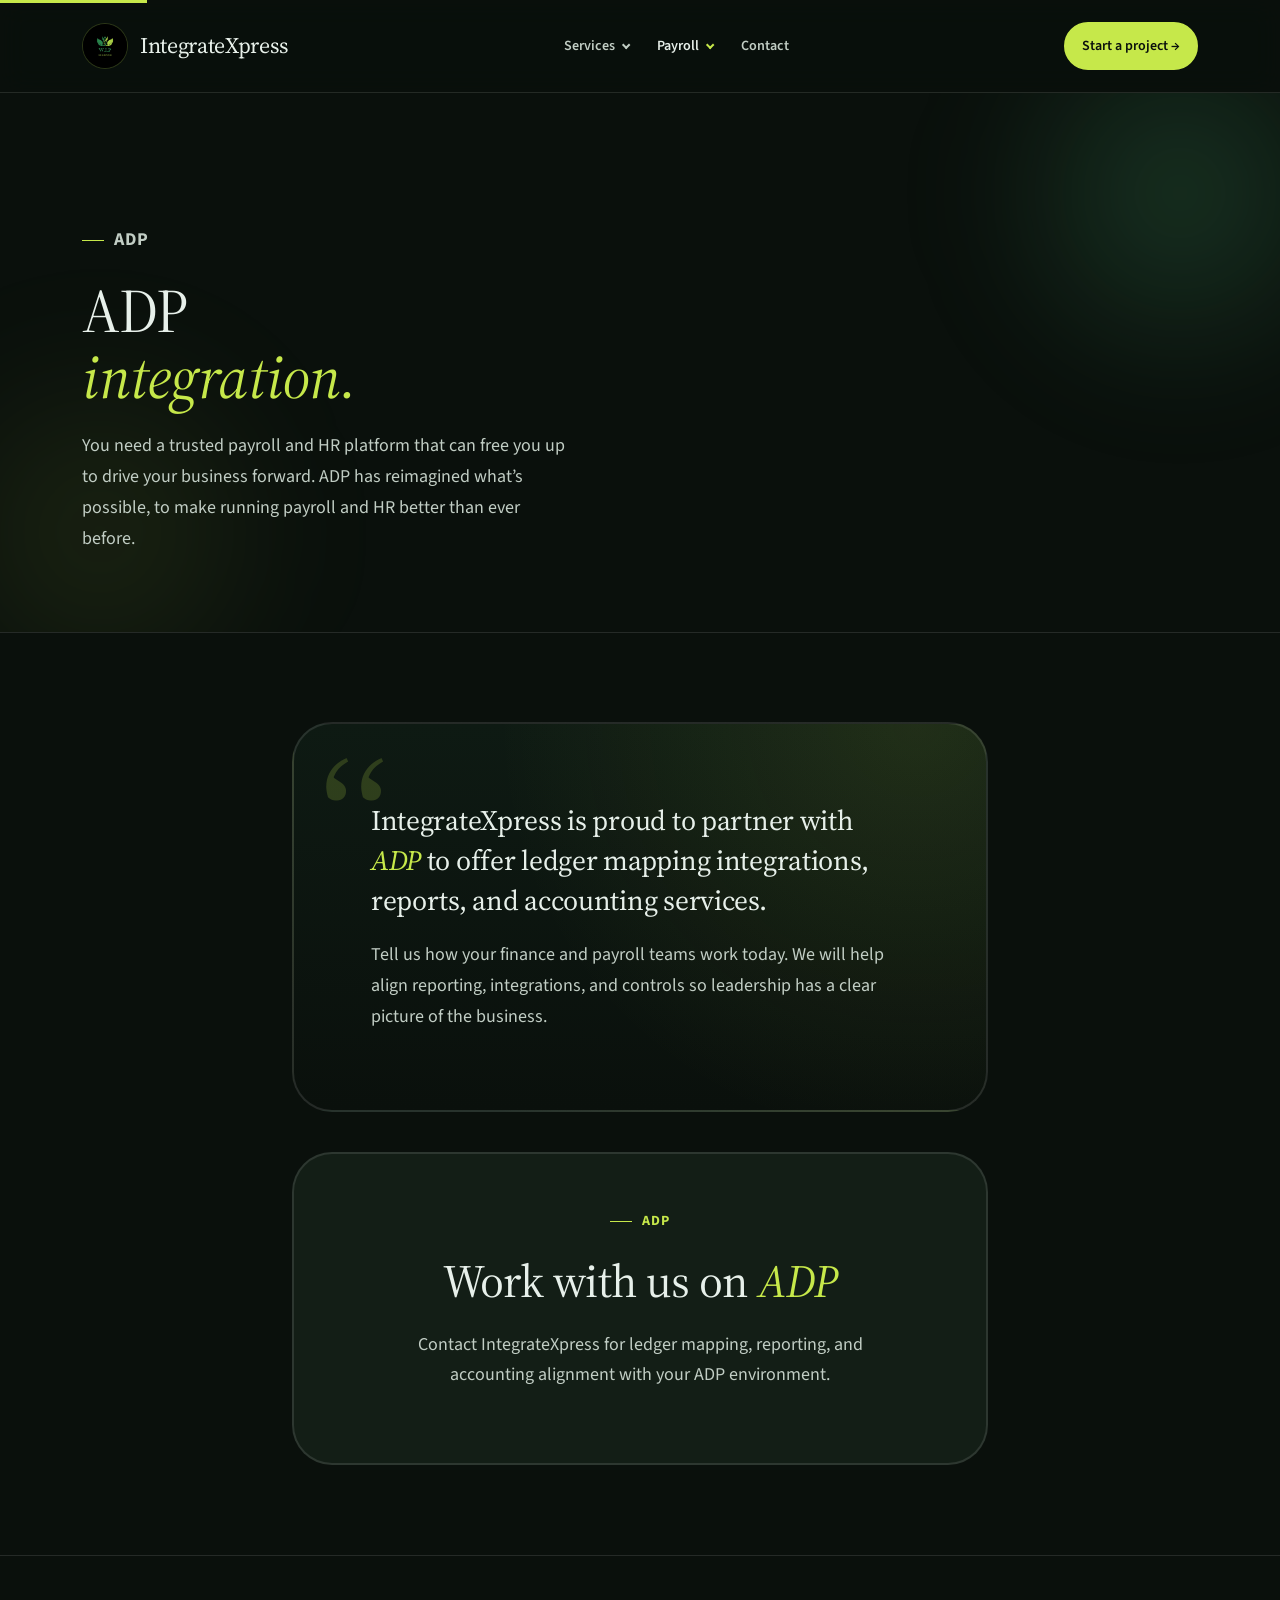
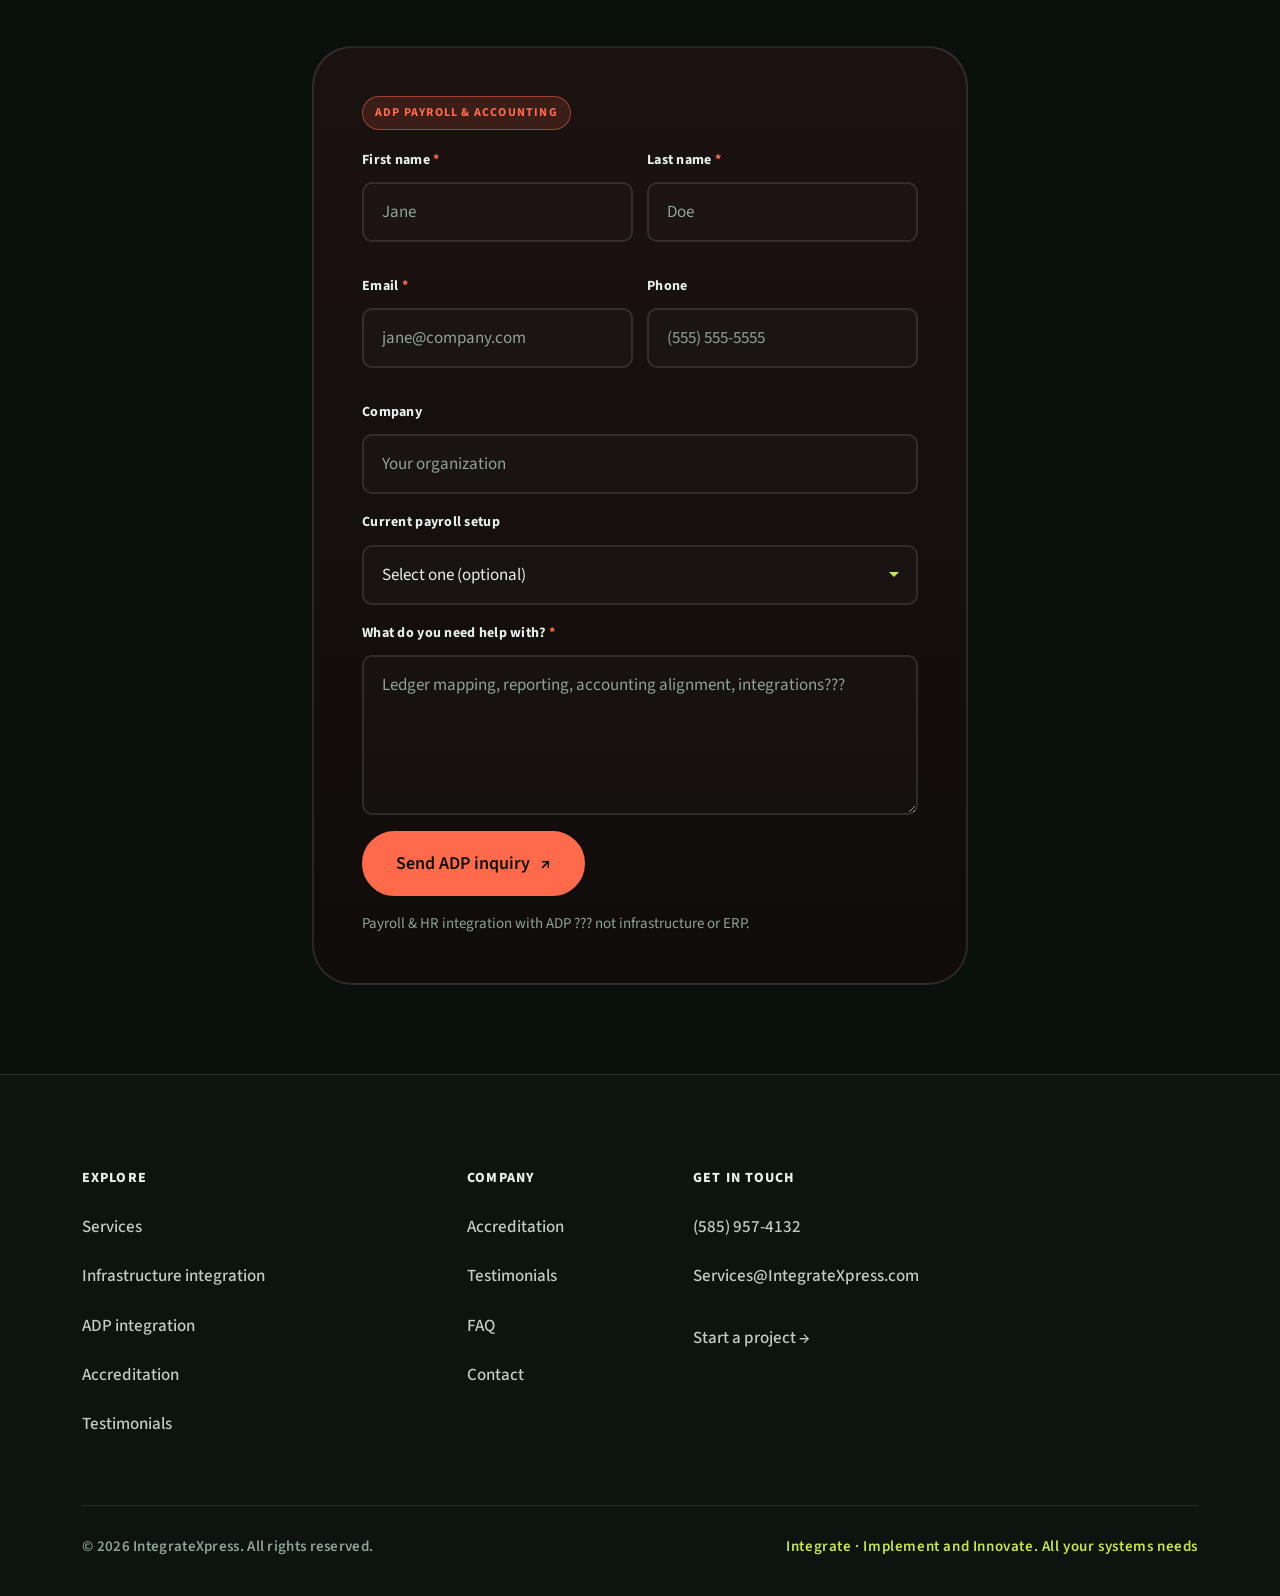
<file: adp-integration.html>
﻿<!DOCTYPE html>
<html lang="en">
<head>
  <meta charset="UTF-8" />
  <meta name="viewport" content="width=device-width, initial-scale=1.0" />
  <title>ADP Integration | IntegrateXpress</title>
  <meta name="description" content="IntegrateXpress partners with ADP for ledger mapping integrations, reporting, and accounting services." />
  <link rel="icon" type="image/png" href="IntegrateXpress%20Logo%20(2).png" />
  <link rel="preconnect" href="https://fonts.googleapis.com" />
  <link rel="preconnect" href="https://fonts.gstatic.com" crossorigin />
  <link href="https://fonts.googleapis.com/css2?family=Source+Sans+3:ital,wght@0,400;0,500;0,600;0,700;1,400&family=Source+Serif+4:ital,opsz,wght@0,8..60,400;0,8..60,600;1,8..60,400&display=swap" rel="stylesheet" />
  <link rel="stylesheet" href="assets/css/styles.css?v=16" />
</head>
<body>
  <a href="#main" class="skip-link">Skip to content</a>

  <header class="site-header">
    <div class="container">
      <nav class="nav" data-nav aria-label="Primary">
        <a href="index.html" class="nav__brand">
          <img src="IntegrateXpress%20Logo%20(2).png" alt="" />
          <strong>IntegrateXpress</strong>
        </a>
        <button class="nav__toggle" data-nav-toggle aria-label="Toggle menu" aria-expanded="false">
          <span></span><span></span><span></span>
        </button>
                        <ul class="nav__links">
          <li class="nav__item nav__item--dropdown">
            <button type="button" class="nav__dropdown-btn" id="nav-services-btn" data-nav-dropdown="services" data-nav-dropdown-toggle aria-expanded="false" aria-haspopup="true" aria-controls="nav-services-menu">
              Services <span class="nav__dropdown-chevron" aria-hidden="true"></span>
            </button>
            <ul class="nav__sub" id="nav-services-menu" role="menu" aria-labelledby="nav-services-btn">
              <li role="none"><a href="infrastructure-integration.html" role="menuitem">Infrastructure</a></li>
              <li role="none"><a href="erp-consulting.html" role="menuitem">ERP consulting</a></li>
              <li role="none"><a href="services.html" role="menuitem">All services</a></li>
            </ul>
          </li>
          <li class="nav__item nav__item--dropdown">
            <button type="button" class="nav__dropdown-btn" id="nav-payroll-btn" data-nav-dropdown="payroll" data-nav-dropdown-toggle aria-expanded="false" aria-haspopup="true" aria-controls="nav-payroll-menu">
              Payroll <span class="nav__dropdown-chevron" aria-hidden="true"></span>
            </button>
            <ul class="nav__sub" id="nav-payroll-menu" role="menu" aria-labelledby="nav-payroll-btn">
              <li role="none"><a href="adp-integration.html" role="menuitem">ADP integration</a></li>
              <li role="none"><a href="paychex-integration.html" role="menuitem">Paychex integration</a></li>
            </ul>
          </li>
          <li><a href="contact.html">Contact</a></li>
        </ul>
        <a href="get-started.html" class="btn btn--primary btn--sm nav__cta">Start a project &rarr;</a>
      </nav>
    </div>
  </header>

  <main id="main">
    <section class="page-hero">
      <div class="container">
        <div class="page-hero__inner">
          <p class="kicker">ADP</p>
          <h1>ADP <br /><em>integration.</em></h1>
          <p class="lead-text">You need a trusted payroll and HR platform that can free you up to drive your business forward. ADP has reimagined what&rsquo;s possible, to make running payroll and HR better than ever before.</p>
        </div>
      </div>
    </section>

    <section class="section section--tight section--divider">
      <div class="container narrow-prose">
        <div class="featured-quote partner-callout">
          <blockquote>
            IntegrateXpress is proud to partner with <em>ADP</em> to offer ledger mapping integrations, reports, and accounting services.
          </blockquote>
          <p class="partner-callout__follow">
            Tell us how your finance and payroll teams work today. We will help align reporting, integrations, and controls so leadership has a clear picture of the business.
          </p>
        </div>

        <div class="partner-page-card mt-block-lg">
          <p class="kicker">ADP</p>
          <h2>Work with us on <em>ADP</em></h2>
          <p>Contact IntegrateXpress for ledger mapping, reporting, and accounting alignment with your ADP environment.</p>
        </div>
      </div>
    </section>

    <section class="section section--tight section--divider" id="adp-form">
      <div class="container form-page-wrap">
        <form class="form form--adp reveal" data-ix-form data-form-category="ADP payroll integration" data-form-endpoint="https://formspree.io/f/meewjzoz" action="https://formspree.io/f/meewjzoz" method="POST" novalidate>
          <input type="text" name="_gotcha" tabindex="-1" autocomplete="off" class="visually-hidden" aria-hidden="true" />
          <p class="form__badge">ADP payroll &amp; accounting</p>
          <div class="form__success" data-form-success hidden aria-live="polite"></div>
          <div class="form__error" data-form-error role="alert"></div>
          <div class="form__row">
            <div class="form__field">
              <label for="adp-first">First name <span class="req">*</span></label>
              <input id="adp-first" name="firstName" type="text" autocomplete="given-name" required placeholder="Jane" />
            </div>
            <div class="form__field">
              <label for="adp-last">Last name <span class="req">*</span></label>
              <input id="adp-last" name="lastName" type="text" autocomplete="family-name" required placeholder="Doe" />
            </div>
          </div>
          <div class="form__row">
            <div class="form__field">
              <label for="adp-email">Email <span class="req">*</span></label>
              <input id="adp-email" name="email" type="email" autocomplete="email" required placeholder="jane@company.com" />
            </div>
            <div class="form__field">
              <label for="adp-phone">Phone</label>
              <input id="adp-phone" name="phone" type="tel" autocomplete="tel" placeholder="(555) 555-5555" />
            </div>
          </div>
          <div class="form__field">
            <label for="adp-company">Company</label>
            <input id="adp-company" name="company" type="text" placeholder="Your organization" />
          </div>
          <div class="form__field">
            <label for="adp-current">Current payroll setup</label>
            <select id="adp-current" name="currentPayroll">
              <option value="">Select one (optional)</option>
              <option value="Already on ADP">Already on ADP</option>
              <option value="Switching to ADP">Switching to ADP</option>
              <option value="Other payroll provider">Other payroll provider</option>
              <option value="Not sure">Not sure yet</option>
            </select>
          </div>
          <div class="form__field">
            <label for="adp-message">What do you need help with? <span class="req">*</span></label>
            <textarea id="adp-message" name="message" required placeholder="Ledger mapping, reporting, accounting alignment, integrations???"></textarea>
          </div>
          <div class="form__submit">
            <button type="submit" class="btn btn--primary btn--lg">Send ADP inquiry <span class="arrow">&#8599;</span></button>
            <p class="form-hint">Payroll &amp; HR integration with ADP ??? not infrastructure or ERP.</p>
          </div>
        </form>
      </div>
    </section>
  </main>

  <footer class="site-footer">
    <div class="container">
      <div class="footer__top">
        <div class="footer__col">
          <h4>Explore</h4>
          <a href="services.html">Services</a>
          <a href="infrastructure-integration.html">Infrastructure integration</a>
          <a href="adp-integration.html">ADP integration</a>
          <a href="accreditation.html">Accreditation</a>
          <a href="testimonials.html">Testimonials</a>
        </div>
        <div class="footer__col">
          <h4>Company</h4>
          <a href="accreditation.html">Accreditation</a>
          <a href="testimonials.html">Testimonials</a>
          <a href="faq.html">FAQ</a>
          <a href="contact.html">Contact</a>
        </div>
        <div class="footer__col">
          <h4>Get in touch</h4>
          <a href="tel:+15859574132">(585) 957-4132</a>
          <a href="mailto:Services@IntegrateXpress.com">Services@IntegrateXpress.com</a>
          <a href="get-started.html" class="footer-link--cta">Start a project &rarr;</a>
        </div>
      </div>
      <div class="footer__bottom">
        <span>&copy; <span data-year>2026</span> IntegrateXpress. All rights reserved.</span>
        <span class="seal">Integrate &middot; Implement and Innovate. All your systems needs</span>
      </div>
    </div>
  </footer>

  <script src="assets/js/main.js?v=16"></script>
</body>
</html>
</file>
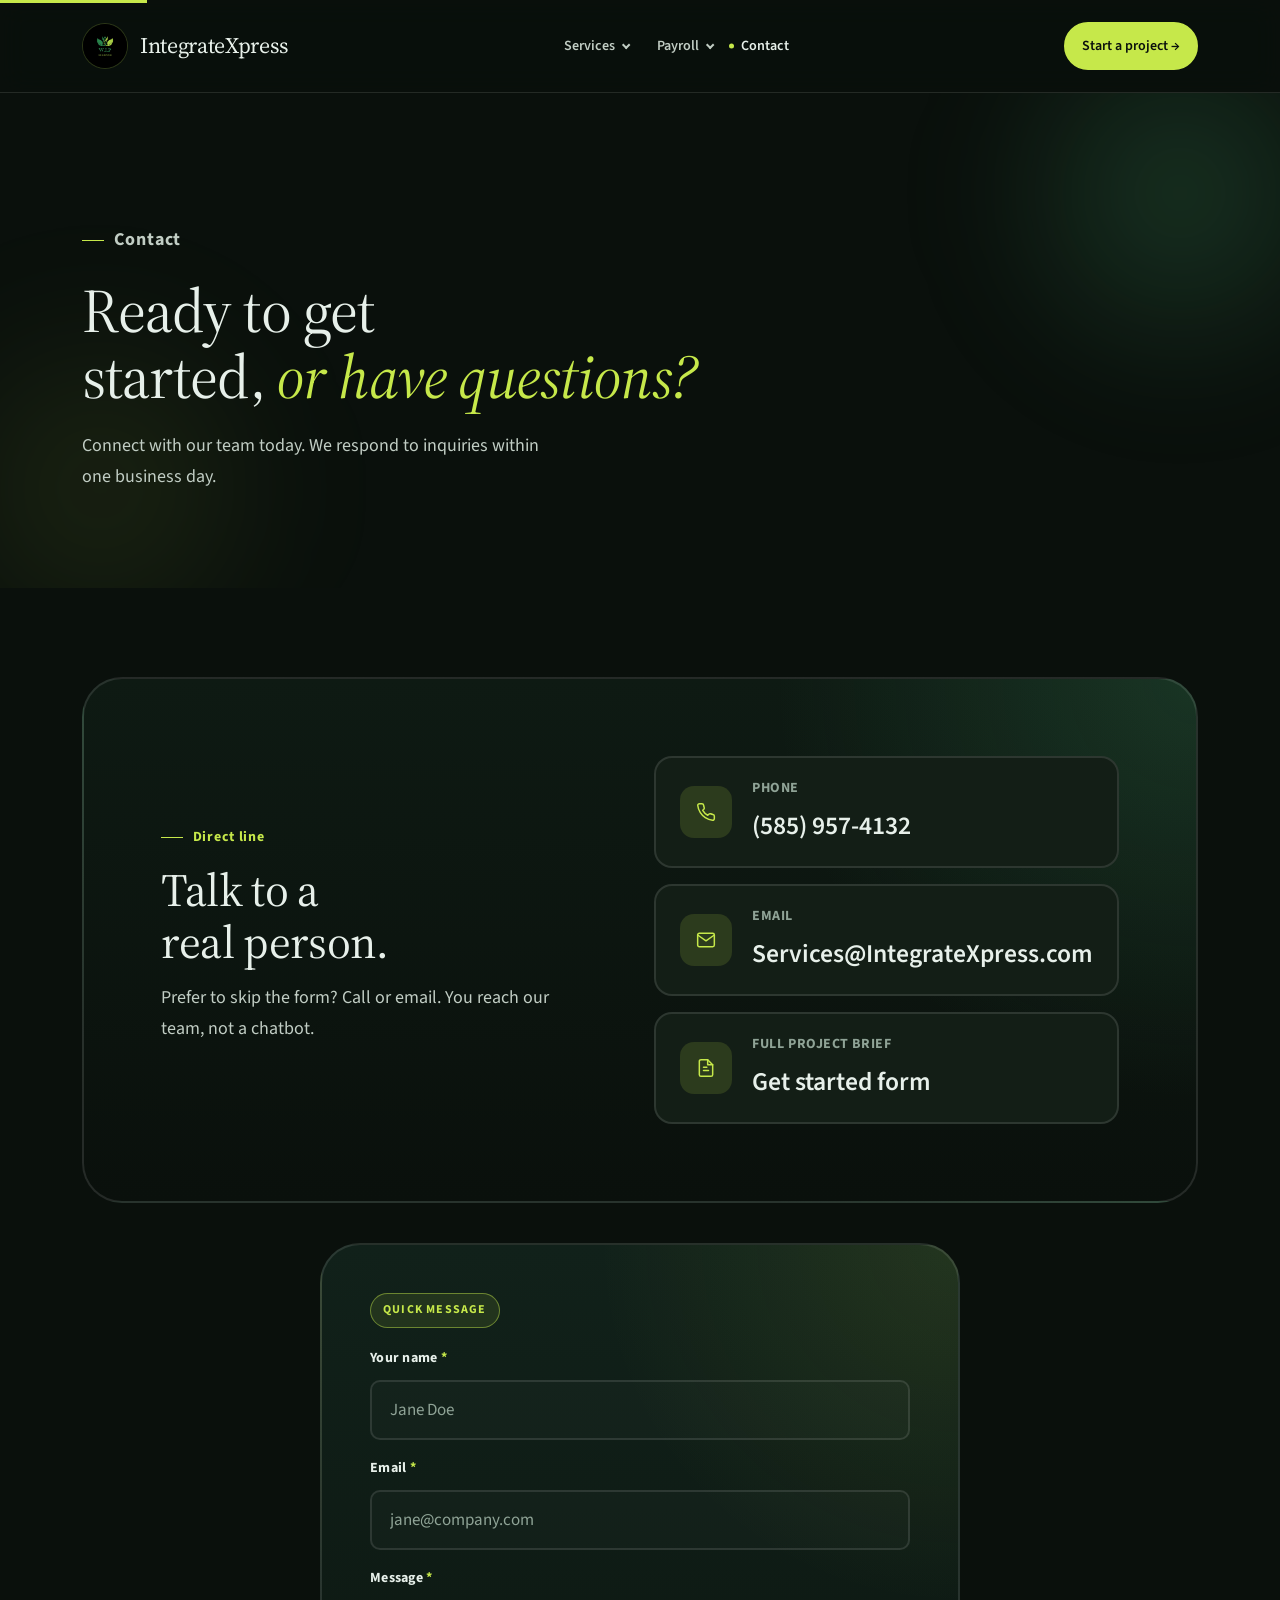
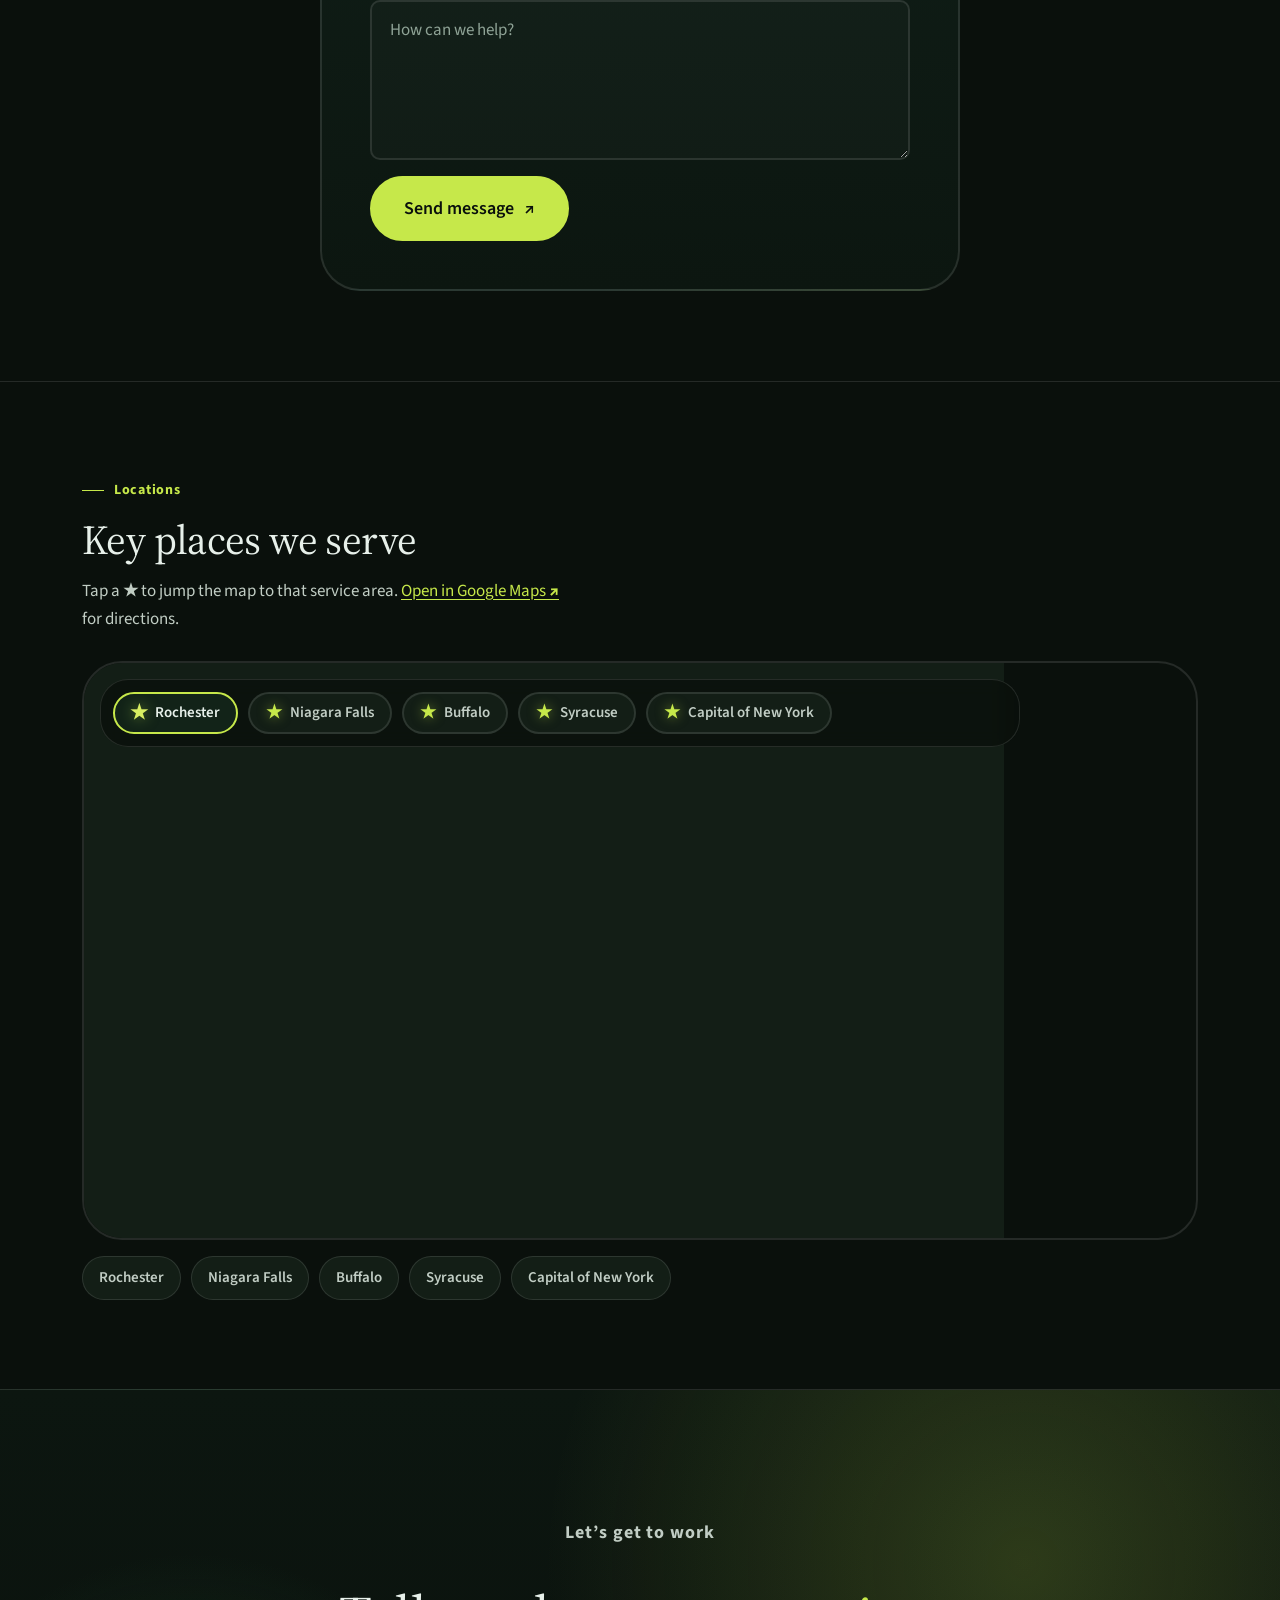
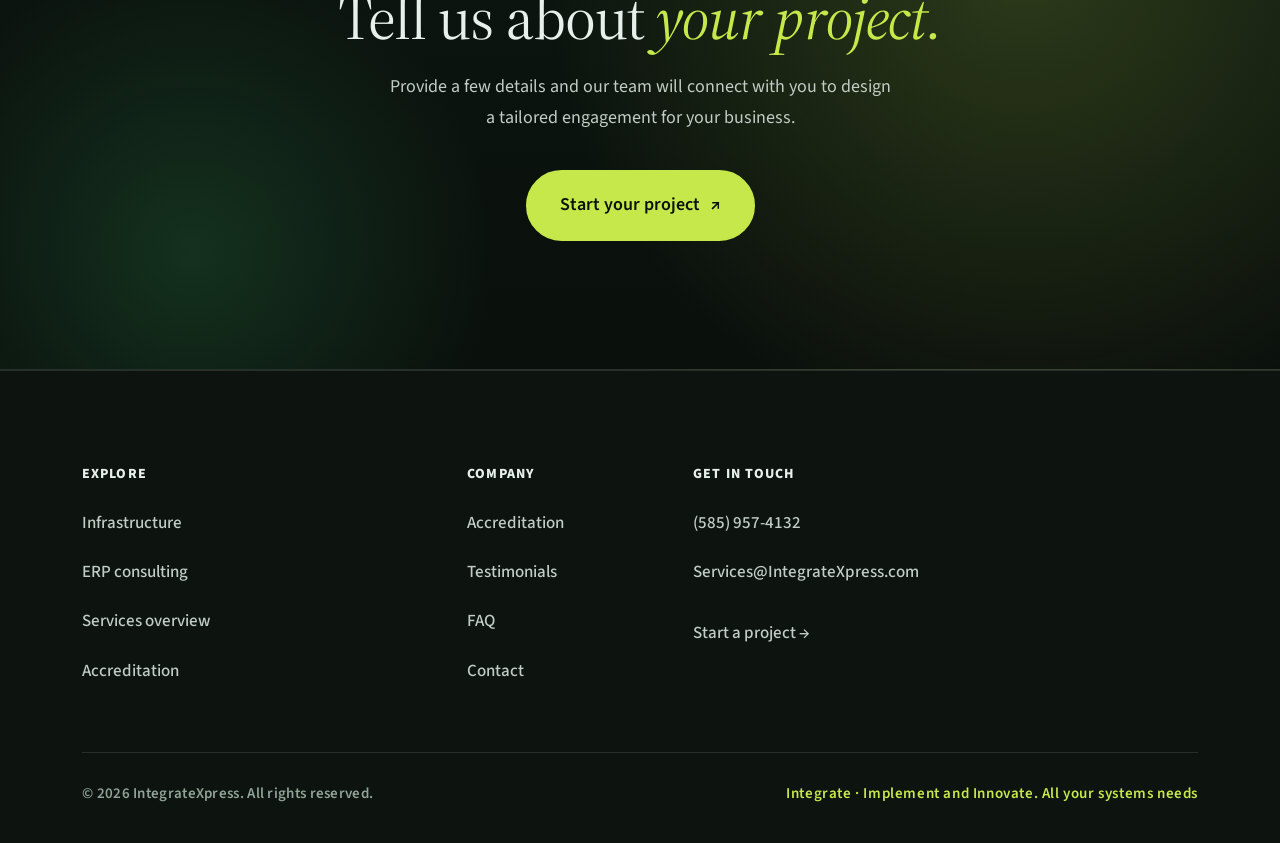
<file: contact.html>
﻿<!DOCTYPE html>
<html lang="en">
<head>
  <meta charset="UTF-8" />
  <meta name="viewport" content="width=device-width, initial-scale=1.0" />
  <title>Contact | IntegrateXpress</title>
  <meta name="description" content="Connect directly with the IntegrateXpress team." />
  <link rel="icon" type="image/png" href="IntegrateXpress%20Logo%20(2).png" />
  <link rel="preconnect" href="https://fonts.googleapis.com" />
  <link rel="preconnect" href="https://fonts.gstatic.com" crossorigin />
  <link href="https://fonts.googleapis.com/css2?family=Source+Sans+3:ital,wght@0,400;0,500;0,600;0,700;1,400&family=Source+Serif+4:ital,opsz,wght@0,8..60,400;0,8..60,600;1,8..60,400&display=swap" rel="stylesheet" />
  <link rel="stylesheet" href="assets/css/styles.css?v=16" />
</head>
<body>
  <a href="#main" class="skip-link">Skip to content</a>

  <header class="site-header">
    <div class="container">
      <nav class="nav" data-nav aria-label="Primary">
        <a href="index.html" class="nav__brand">
          <img src="IntegrateXpress%20Logo%20(2).png" alt="" />
          <strong>IntegrateXpress</strong>
        </a>
        <button class="nav__toggle" data-nav-toggle aria-label="Toggle menu" aria-expanded="false">
          <span></span><span></span><span></span>
        </button>
                        <ul class="nav__links">
          <li class="nav__item nav__item--dropdown">
            <button type="button" class="nav__dropdown-btn" id="nav-services-btn" data-nav-dropdown="services" data-nav-dropdown-toggle aria-expanded="false" aria-haspopup="true" aria-controls="nav-services-menu">
              Services <span class="nav__dropdown-chevron" aria-hidden="true"></span>
            </button>
            <ul class="nav__sub" id="nav-services-menu" role="menu" aria-labelledby="nav-services-btn">
              <li role="none"><a href="infrastructure-integration.html" role="menuitem">Infrastructure</a></li>
              <li role="none"><a href="erp-consulting.html" role="menuitem">ERP consulting</a></li>
              <li role="none"><a href="services.html" role="menuitem">All services</a></li>
            </ul>
          </li>
          <li class="nav__item nav__item--dropdown">
            <button type="button" class="nav__dropdown-btn" id="nav-payroll-btn" data-nav-dropdown="payroll" data-nav-dropdown-toggle aria-expanded="false" aria-haspopup="true" aria-controls="nav-payroll-menu">
              Payroll <span class="nav__dropdown-chevron" aria-hidden="true"></span>
            </button>
            <ul class="nav__sub" id="nav-payroll-menu" role="menu" aria-labelledby="nav-payroll-btn">
              <li role="none"><a href="adp-integration.html" role="menuitem">ADP integration</a></li>
              <li role="none"><a href="paychex-integration.html" role="menuitem">Paychex integration</a></li>
            </ul>
          </li>
          <li><a href="contact.html">Contact</a></li>
        </ul>
        <a href="get-started.html" class="btn btn--primary btn--sm nav__cta">Start a project &rarr;</a>
      </nav>
    </div>
  </header>

  <main id="main">

    <section class="page-hero">
      <div class="container">
        <div class="page-hero__inner reveal">
          <p class="kicker">Contact</p>
          <h1>Ready to get <br />started, <em>or have questions?</em></h1>
          <p>Connect with our team today. We respond to inquiries within one business day.</p>
        </div>
      </div>
    </section>

    <section class="section section--tight">
      <div class="container">
        <div class="contact-card reveal">
          <div>
            <p class="kicker">Direct line</p>
            <h2>Talk to a <br />real person.</h2>
            <p>Prefer to skip the form? Call or email. You reach our team, not a chatbot.</p>
          </div>

          <div class="contact-methods">
            <a href="tel:+15859574132" class="contact-method">
              <span class="icon">
                <svg width="20" height="20" viewBox="0 0 24 24" fill="none" stroke="currentColor" stroke-width="1.8" stroke-linecap="round" stroke-linejoin="round"><path d="M22 16.92v3a2 2 0 0 1-2.18 2 19.79 19.79 0 0 1-8.63-3.07 19.5 19.5 0 0 1-6-6 19.79 19.79 0 0 1-3.07-8.67A2 2 0 0 1 4.11 2h3a2 2 0 0 1 2 1.72c.13.96.37 1.9.72 2.81a2 2 0 0 1-.45 2.11L8.09 9.91a16 16 0 0 0 6 6l1.27-1.27a2 2 0 0 1 2.11-.45c.91.35 1.85.59 2.81.72A2 2 0 0 1 22 16.92z" /></svg>
              </span>
              <div>
                <div class="meta">Phone</div>
                <div class="value">(585) 957-4132</div>
              </div>
            </a>

            <a href="mailto:Services@IntegrateXpress.com" class="contact-method">
              <span class="icon">
                <svg width="20" height="20" viewBox="0 0 24 24" fill="none" stroke="currentColor" stroke-width="1.8" stroke-linecap="round" stroke-linejoin="round"><path d="M4 4h16c1.1 0 2 .9 2 2v12c0 1.1-.9 2-2 2H4c-1.1 0-2-.9-2-2V6c0-1.1.9-2 2-2z" /><polyline points="22,6 12,13 2,6" /></svg>
              </span>
              <div>
                <div class="meta">Email</div>
                <div class="value">Services@IntegrateXpress.com</div>
              </div>
            </a>

            <a href="get-started.html" class="contact-method">
              <span class="icon">
                <svg width="20" height="20" viewBox="0 0 24 24" fill="none" stroke="currentColor" stroke-width="1.8" stroke-linecap="round" stroke-linejoin="round"><path d="M14 2H6a2 2 0 0 0-2 2v16a2 2 0 0 0 2 2h12a2 2 0 0 0 2-2V8z"/><polyline points="14 2 14 8 20 8"/><line x1="9" y1="15" x2="15" y2="15"/><line x1="9" y1="11" x2="13" y2="11"/></svg>
              </span>
              <div>
                <div class="meta">Full project brief</div>
                <div class="value">Get started form</div>
              </div>
            </a>
          </div>
        </div>

        <form class="form form--contact reveal mt-block-lg" data-ix-form data-form-category="General contact" data-form-endpoint="https://formspree.io/f/meewjzoz" action="https://formspree.io/f/meewjzoz" method="POST" novalidate>
          <input type="text" name="_gotcha" tabindex="-1" autocomplete="off" class="visually-hidden" aria-hidden="true" />
          <p class="form__badge">Quick message</p>
          <div class="form__success" data-form-success hidden aria-live="polite"></div>
          <div class="form__error" data-form-error role="alert"></div>
          <div class="form__field">
            <label for="contact-name">Your name <span class="req">*</span></label>
            <input id="contact-name" name="fullName" type="text" required placeholder="Jane Doe" />
          </div>
          <div class="form__field">
            <label for="contact-email">Email <span class="req">*</span></label>
            <input id="contact-email" name="email" type="email" required placeholder="jane@company.com" />
          </div>
          <div class="form__field">
            <label for="contact-message">Message <span class="req">*</span></label>
            <textarea id="contact-message" name="message" required placeholder="How can we help?"></textarea>
          </div>
          <div class="form__submit">
            <button type="submit" class="btn btn--primary btn--lg">Send message <span class="arrow">&#8599;</span></button>
          </div>
        </form>
      </div>
    </section>

    <section class="section section--tight section--divider" id="service-locations" aria-labelledby="contact-map-heading">
      <div class="container">
        <div class="contact-map-block reveal">
          <p class="kicker">Locations</p>
          <h2 id="contact-map-heading">Key places we serve</h2>
          <p class="contact-map-block__intro">Tap a <strong>★</strong> to jump the map to that service area. <a href="https://www.google.com/maps?sll=43.156578,-77.608846&amp;q=43.15657789999999,-77.6088465&amp;z=15" target="_blank" rel="noopener noreferrer" data-map-external-link>Open in Google Maps<span class="nav__external-hint" aria-hidden="true"> ↗</span><span class="visually-hidden"> Opens in a new tab.</span></a> for directions.</p>

          <div class="contact-map-wrap">
            <div class="contact-map-locations contact-map-locations--overlay" role="group" aria-label="Select a service location on the map">
              <button type="button" class="contact-map-star is-active" data-map-location data-lat="43.156578" data-lng="-77.608846" data-zoom="13" data-label="Rochester" aria-pressed="true">
                <span class="contact-map-star__icon" aria-hidden="true">&#9733;</span>
                <span class="contact-map-star__label">Rochester</span>
              </button>
              <button type="button" class="contact-map-star" data-map-location data-lat="43.0962" data-lng="-79.0377" data-zoom="13" data-label="Niagara Falls" aria-pressed="false">
                <span class="contact-map-star__icon" aria-hidden="true">&#9733;</span>
                <span class="contact-map-star__label">Niagara Falls</span>
              </button>
              <button type="button" class="contact-map-star" data-map-location data-lat="42.8864" data-lng="-78.8784" data-zoom="13" data-label="Buffalo" aria-pressed="false">
                <span class="contact-map-star__icon" aria-hidden="true">&#9733;</span>
                <span class="contact-map-star__label">Buffalo</span>
              </button>
              <button type="button" class="contact-map-star" data-map-location data-lat="43.0481" data-lng="-76.1474" data-zoom="13" data-label="Syracuse" aria-pressed="false">
                <span class="contact-map-star__icon" aria-hidden="true">&#9733;</span>
                <span class="contact-map-star__label">Syracuse</span>
              </button>
              <button type="button" class="contact-map-star" data-map-location data-lat="42.6526" data-lng="-73.7562" data-zoom="13" data-label="Capital of New York" aria-pressed="false">
                <span class="contact-map-star__icon" aria-hidden="true">&#9733;</span>
                <span class="contact-map-star__label">Capital of New York</span>
              </button>
            </div>
            <div class="contact-map">
              <iframe
                title="IntegrateXpress service locations on Google Maps"
                loading="lazy"
                referrerpolicy="no-referrer-when-downgrade"
                data-map-iframe
                src="https://www.google.com/maps?q=43.156578,-77.608846&amp;z=13&amp;output=embed"
              ></iframe>
            </div>
          </div>
          <ul class="contact-map-cities" aria-label="Service cities">
            <li><button type="button" class="contact-map-cities__link" data-map-location data-lat="43.156578" data-lng="-77.608846" data-zoom="13" data-label="Rochester">Rochester</button></li>
            <li><button type="button" class="contact-map-cities__link" data-map-location data-lat="43.0962" data-lng="-79.0377" data-zoom="13" data-label="Niagara Falls">Niagara Falls</button></li>
            <li><button type="button" class="contact-map-cities__link" data-map-location data-lat="42.8864" data-lng="-78.8784" data-zoom="13" data-label="Buffalo">Buffalo</button></li>
            <li><button type="button" class="contact-map-cities__link" data-map-location data-lat="43.0481" data-lng="-76.1474" data-zoom="13" data-label="Syracuse">Syracuse</button></li>
            <li><button type="button" class="contact-map-cities__link" data-map-location data-lat="42.6526" data-lng="-73.7562" data-zoom="13" data-label="Capital of New York">Capital of New York</button></li>
          </ul>
        </div>
      </div>
    </section>

    <!-- CTA -->
    <section class="cta-band">
      <div class="container reveal">
        <p class="kicker kicker--plain">Let&rsquo;s get to work</p>
        <h2>Tell us about <em>your project.</em></h2>
        <p>Provide a few details and our team will connect with you to design a tailored engagement for your business.</p>
        <a href="get-started.html" class="btn btn--primary btn--lg">Start your project <span class="arrow">&#8599;</span></a>
      </div>
    </section>
  </main>

  <footer class="site-footer">
    <div class="container">
      <div class="footer__top">
        <div class="footer__col">
          <h4>Explore</h4>
          <a href="infrastructure-integration.html">Infrastructure</a>
          <a href="erp-consulting.html">ERP consulting</a>
          <a href="services.html">Services overview</a>
          <a href="accreditation.html">Accreditation</a>
        </div>
        <div class="footer__col">
          <h4>Company</h4>
          <a href="accreditation.html">Accreditation</a>
          <a href="testimonials.html">Testimonials</a>
          <a href="faq.html">FAQ</a>
          <a href="contact.html">Contact</a>
        </div>
        <div class="footer__col">
          <h4>Get in touch</h4>
          <a href="tel:+15859574132">(585) 957-4132</a>
          <a href="mailto:Services@IntegrateXpress.com">Services@IntegrateXpress.com</a>
          <a href="get-started.html" class="footer-link--cta">Start a project &rarr;</a>
        </div>
      </div>
      <div class="footer__bottom">
        <span>&copy; <span data-year>2026</span> IntegrateXpress. All rights reserved.</span>
        <span class="seal">Integrate &middot; Implement and Innovate. All your systems needs</span>
      </div>
    </div>
  </footer>

  <script src="assets/js/main.js?v=16"></script>
</body>
</html>
</file>
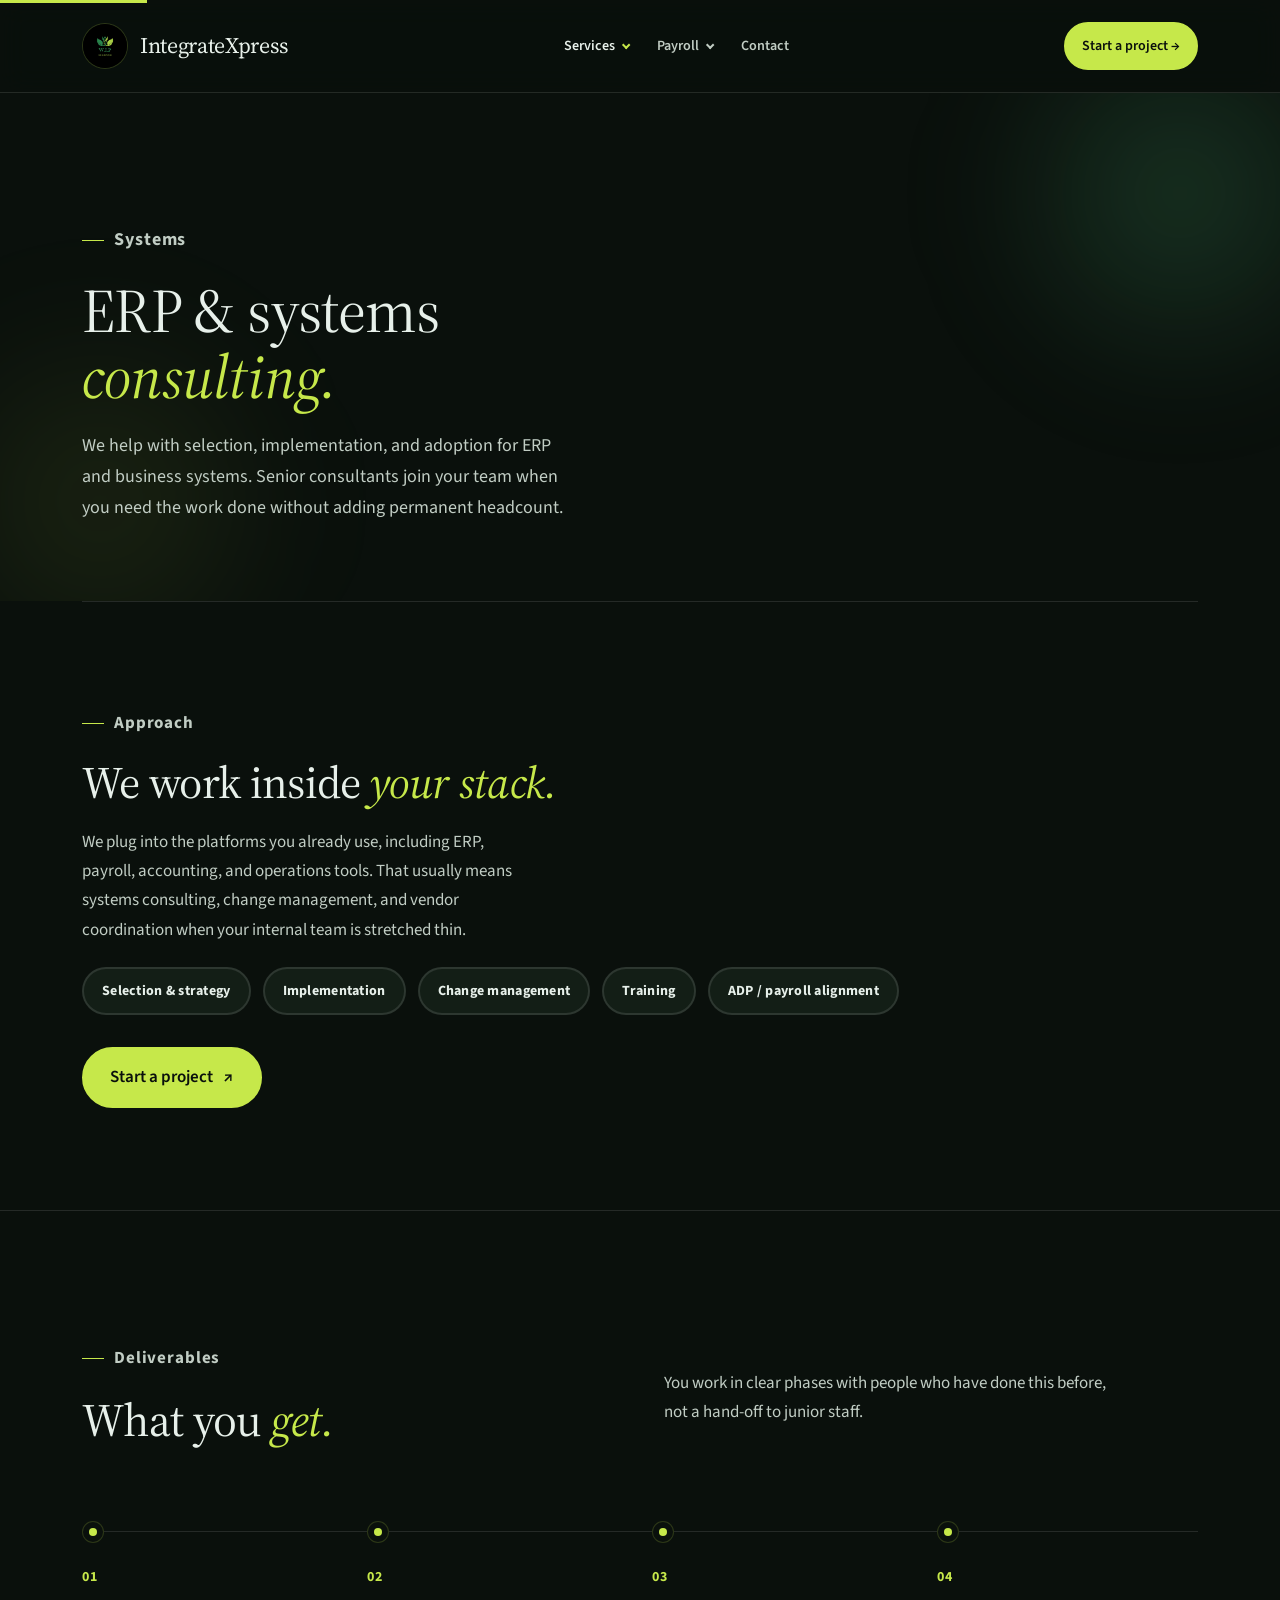
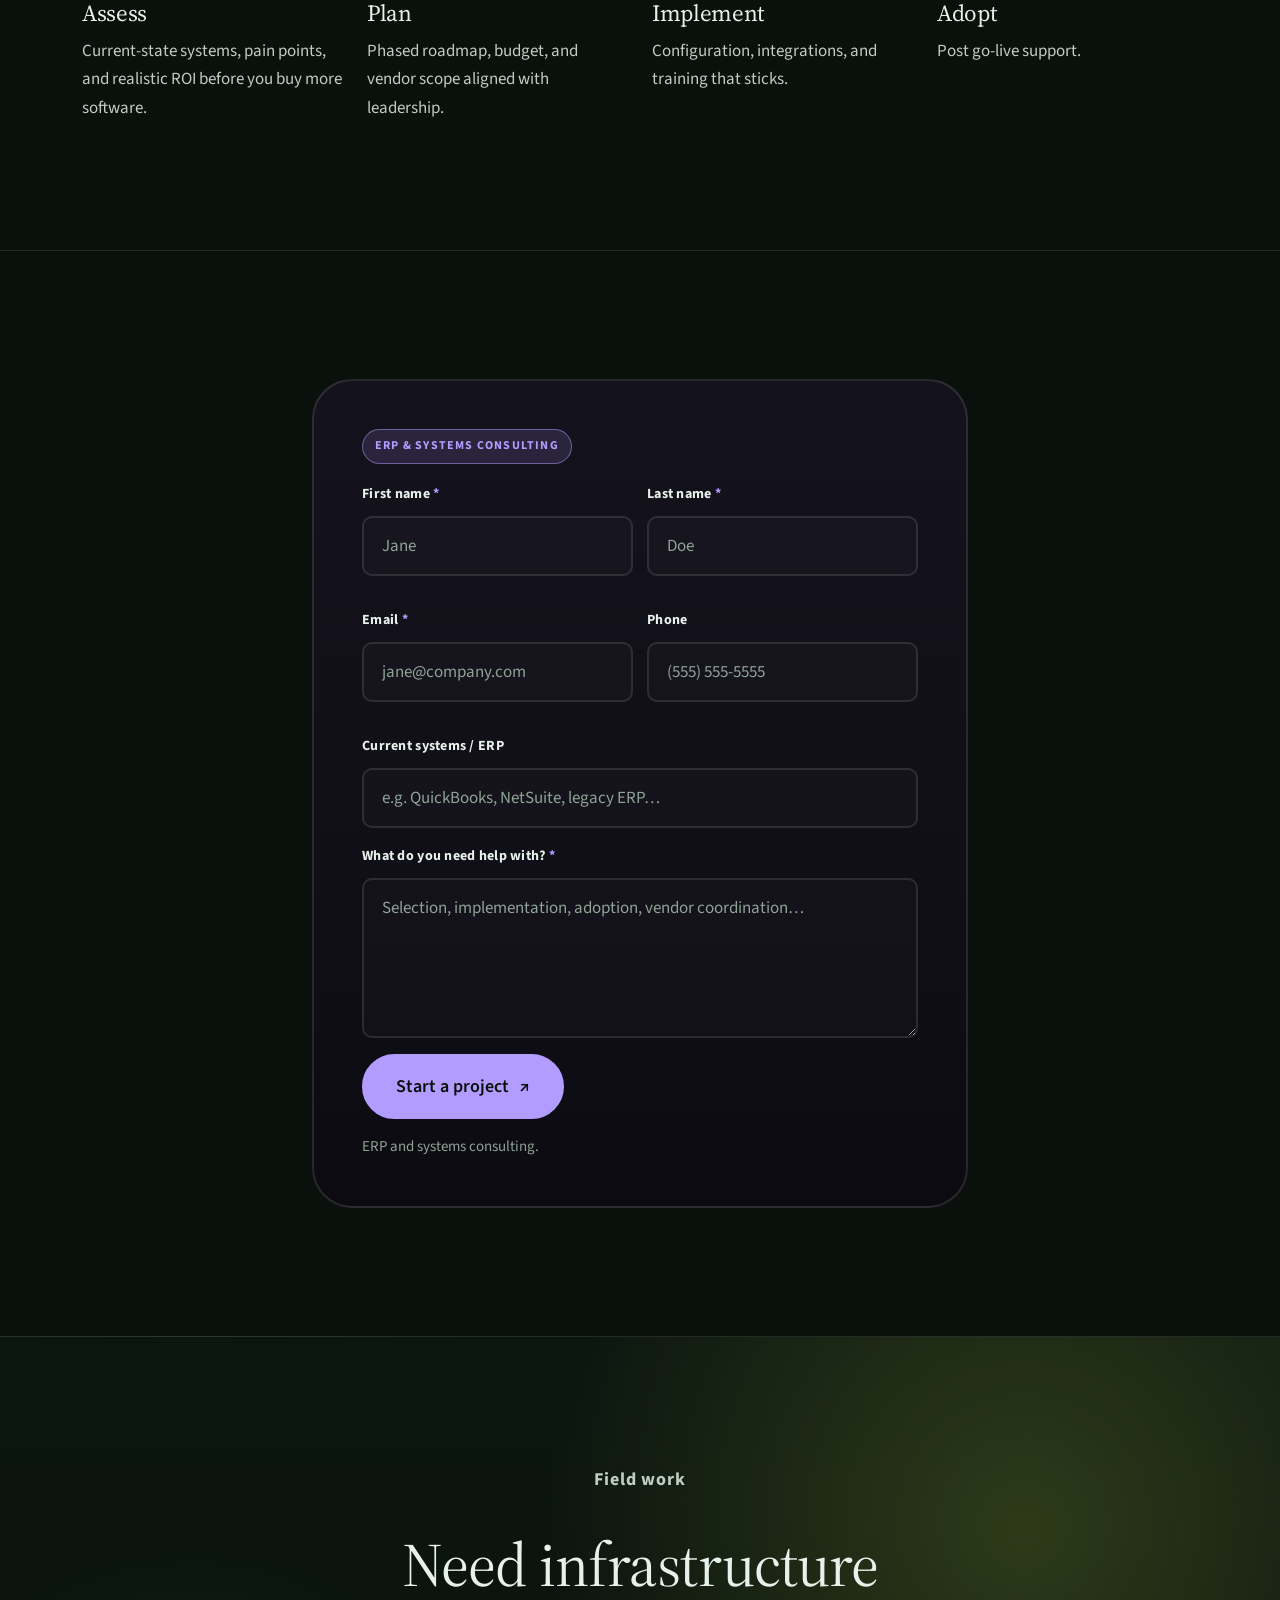
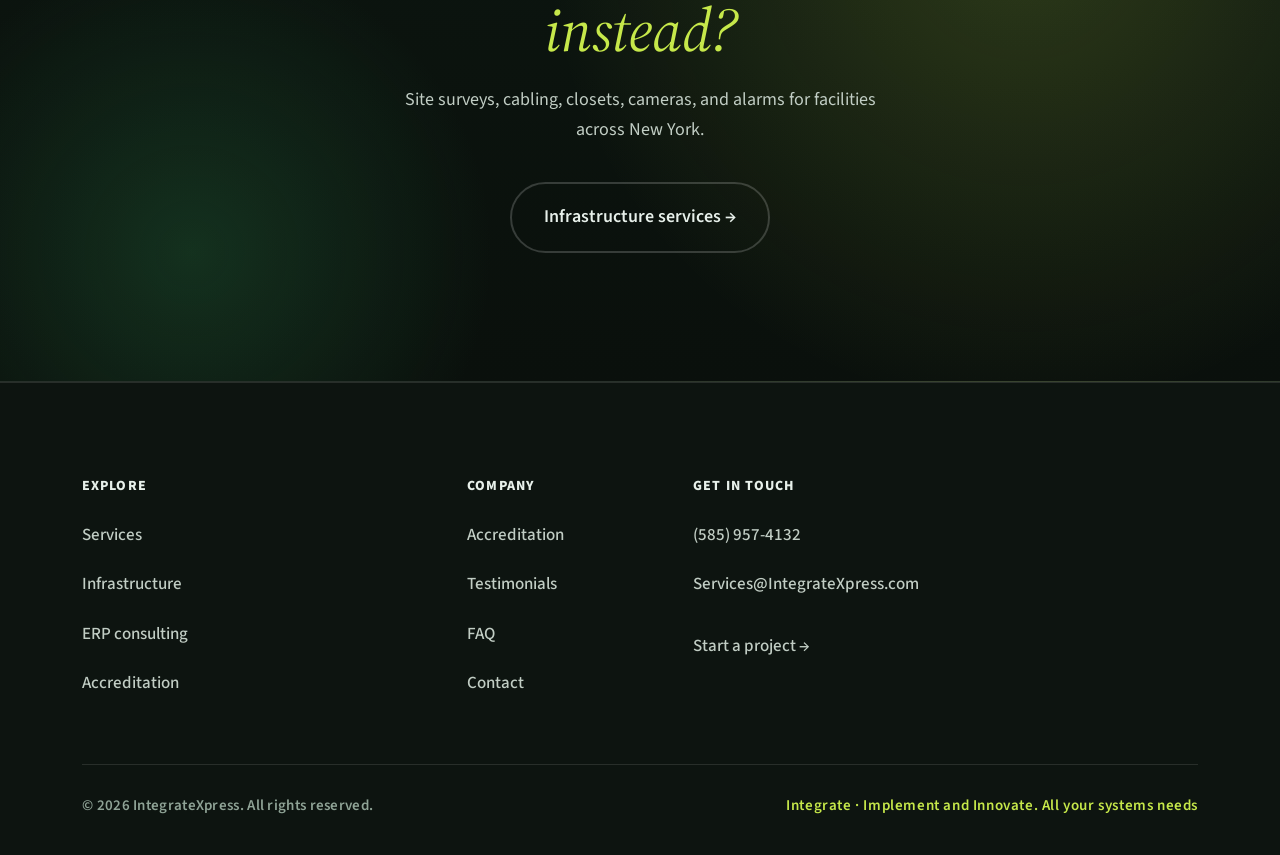
<file: erp-consulting.html>
﻿<!DOCTYPE html>
<html lang="en">
<head>
  <meta charset="UTF-8" />
  <meta name="viewport" content="width=device-width, initial-scale=1.0" />
  <title>ERP &amp; Systems Consulting | IntegrateXpress</title>
  <meta name="description" content="ERP integration and implementation: selection, vendor coordination, adoption, and post go-live support for the systems your business runs on." />
  <link rel="icon" type="image/png" href="IntegrateXpress%20Logo%20(2).png" />
  <link rel="preconnect" href="https://fonts.googleapis.com" />
  <link rel="preconnect" href="https://fonts.gstatic.com" crossorigin />
  <link href="https://fonts.googleapis.com/css2?family=Source+Sans+3:ital,wght@0,400;0,500;0,600;0,700;1,400&family=Source+Serif+4:ital,opsz,wght@0,8..60,400;0,8..60,600;1,8..60,400&display=swap" rel="stylesheet" />
  <link rel="stylesheet" href="assets/css/styles.css?v=16" />
</head>
<body>
  <a href="#main" class="skip-link">Skip to content</a>

  <header class="site-header">
    <div class="container">
      <nav class="nav" data-nav aria-label="Primary">
        <a href="index.html" class="nav__brand">
          <img src="IntegrateXpress%20Logo%20(2).png" alt="" />
          <strong>IntegrateXpress</strong>
        </a>
        <button class="nav__toggle" data-nav-toggle aria-label="Toggle menu" aria-expanded="false">
          <span></span><span></span><span></span>
        </button>
                        <ul class="nav__links">
          <li class="nav__item nav__item--dropdown">
            <button type="button" class="nav__dropdown-btn" id="nav-services-btn" data-nav-dropdown="services" data-nav-dropdown-toggle aria-expanded="false" aria-haspopup="true" aria-controls="nav-services-menu">
              Services <span class="nav__dropdown-chevron" aria-hidden="true"></span>
            </button>
            <ul class="nav__sub" id="nav-services-menu" role="menu" aria-labelledby="nav-services-btn">
              <li role="none"><a href="infrastructure-integration.html" role="menuitem">Infrastructure</a></li>
              <li role="none"><a href="erp-consulting.html" role="menuitem">ERP consulting</a></li>
              <li role="none"><a href="services.html" role="menuitem">All services</a></li>
            </ul>
          </li>
          <li class="nav__item nav__item--dropdown">
            <button type="button" class="nav__dropdown-btn" id="nav-payroll-btn" data-nav-dropdown="payroll" data-nav-dropdown-toggle aria-expanded="false" aria-haspopup="true" aria-controls="nav-payroll-menu">
              Payroll <span class="nav__dropdown-chevron" aria-hidden="true"></span>
            </button>
            <ul class="nav__sub" id="nav-payroll-menu" role="menu" aria-labelledby="nav-payroll-btn">
              <li role="none"><a href="adp-integration.html" role="menuitem">ADP integration</a></li>
              <li role="none"><a href="paychex-integration.html" role="menuitem">Paychex integration</a></li>
            </ul>
          </li>
          <li><a href="contact.html">Contact</a></li>
        </ul>
        <a href="get-started.html" class="btn btn--primary btn--sm nav__cta">Start a project &rarr;</a>
      </nav>
    </div>
  </header>

  <main id="main">
    <section class="page-hero">
      <div class="container">
        <div class="page-hero__inner reveal">
          <p class="kicker">Systems</p>
          <h1>ERP &amp; systems <br /><em>consulting.</em></h1>
          <p class="lead-text">We help with selection, implementation, and adoption for ERP and business systems. Senior consultants join your team when you need the work done without adding permanent headcount.</p>
        </div>
      </div>
    </section>

    <section class="container">
      <div class="feature-row feature-row--single reveal">
        <div>
          <p class="kicker">Approach</p>
          <h2>We work inside <em>your stack.</em></h2>
          <p>We plug into the platforms you already use, including ERP, payroll, accounting, and operations tools. That usually means systems consulting, change management, and vendor coordination when your internal team is stretched thin.</p>
          <div class="chips">
            <span class="chip">Selection &amp; strategy</span>
            <span class="chip">Implementation</span>
            <span class="chip">Change management</span>
            <span class="chip">Training</span>
            <span class="chip">ADP / payroll alignment</span>
          </div>
          <a href="get-started.html" class="btn btn--primary">Start a project <span class="arrow">&#8599;</span></a>
        </div>
      </div>
    </section>

    <section class="section section--divider">
      <div class="container">
        <div class="section-head reveal">
          <div>
            <p class="kicker">Deliverables</p>
            <h2>What you <em>get.</em></h2>
          </div>
          <p>You work in clear phases with people who have done this before, not a hand-off to junior staff.</p>
        </div>
        <div class="steps reveal">
          <div class="step">
            <span class="step__dot" aria-hidden="true"></span>
            <span class="step__no">01</span>
            <h3>Assess</h3>
            <p>Current-state systems, pain points, and realistic ROI before you buy more software.</p>
          </div>
          <div class="step">
            <span class="step__dot" aria-hidden="true"></span>
            <span class="step__no">02</span>
            <h3>Plan</h3>
            <p>Phased roadmap, budget, and vendor scope aligned with leadership.</p>
          </div>
          <div class="step">
            <span class="step__dot" aria-hidden="true"></span>
            <span class="step__no">03</span>
            <h3>Implement</h3>
            <p>Configuration, integrations, and training that sticks.</p>
          </div>
          <div class="step">
            <span class="step__dot" aria-hidden="true"></span>
            <span class="step__no">04</span>
            <h3>Adopt</h3>
            <p>Post go-live support.</p>
          </div>
        </div>
      </div>
    </section>

    <section class="section section--divider" id="erp-form">
      <div class="container form-page-wrap">
        <form class="form form--erp reveal" data-ix-form data-form-category="ERP &amp; systems consulting" data-form-endpoint="https://formspree.io/f/meewjzoz" action="https://formspree.io/f/meewjzoz" method="POST" novalidate>
          <input type="text" name="_gotcha" tabindex="-1" autocomplete="off" class="visually-hidden" aria-hidden="true" />
          <p class="form__badge">ERP &amp; systems consulting</p>
          <div class="form__success" data-form-success hidden aria-live="polite"></div>
          <div class="form__error" data-form-error role="alert"></div>
          <div class="form__row">
            <div class="form__field">
              <label for="erp-first">First name <span class="req">*</span></label>
              <input id="erp-first" name="firstName" type="text" required placeholder="Jane" />
            </div>
            <div class="form__field">
              <label for="erp-last">Last name <span class="req">*</span></label>
              <input id="erp-last" name="lastName" type="text" required placeholder="Doe" />
            </div>
          </div>
          <div class="form__row">
            <div class="form__field">
              <label for="erp-email">Email <span class="req">*</span></label>
              <input id="erp-email" name="email" type="email" required placeholder="jane@company.com" />
            </div>
            <div class="form__field">
              <label for="erp-phone">Phone</label>
              <input id="erp-phone" name="phone" type="tel" placeholder="(555) 555-5555" />
            </div>
          </div>
          <div class="form__field">
            <label for="erp-systems">Current systems / ERP</label>
            <input id="erp-systems" name="currentSystems" type="text" placeholder="e.g. QuickBooks, NetSuite, legacy ERP…" />
          </div>
          <div class="form__field">
            <label for="erp-message">What do you need help with? <span class="req">*</span></label>
            <textarea id="erp-message" name="message" required placeholder="Selection, implementation, adoption, vendor coordination…"></textarea>
          </div>
          <div class="form__submit">
            <button type="submit" class="btn btn--primary btn--lg">Start a project <span class="arrow">&#8599;</span></button>
            <p class="form-hint">ERP and systems consulting.</p>
          </div>
        </form>
      </div>
    </section>

    <section class="cta-band">
      <div class="container reveal">
        <p class="kicker kicker--plain">Field work</p>
        <h2>Need infrastructure <em>instead?</em></h2>
        <p>Site surveys, cabling, closets, cameras, and alarms for facilities across New York.</p>
        <a href="infrastructure-integration.html" class="btn btn--ghost btn--lg">Infrastructure services &rarr;</a>
      </div>
    </section>
  </main>

  <footer class="site-footer">
    <div class="container">
      <div class="footer__top">
        <div class="footer__col">
          <h4>Explore</h4>
          <a href="services.html">Services</a>
          <a href="infrastructure-integration.html">Infrastructure</a>
          <a href="erp-consulting.html">ERP consulting</a>
          <a href="accreditation.html">Accreditation</a>
        </div>
        <div class="footer__col">
          <h4>Company</h4>
          <a href="accreditation.html">Accreditation</a>
          <a href="testimonials.html">Testimonials</a>
          <a href="faq.html">FAQ</a>
          <a href="contact.html">Contact</a>
        </div>
        <div class="footer__col">
          <h4>Get in touch</h4>
          <a href="tel:+15859574132">(585) 957-4132</a>
          <a href="mailto:Services@IntegrateXpress.com">Services@IntegrateXpress.com</a>
          <a href="get-started.html" class="footer-link--cta">Start a project &rarr;</a>
        </div>
      </div>
      <div class="footer__bottom">
        <span>&copy; <span data-year>2026</span> IntegrateXpress. All rights reserved.</span>
        <span class="seal">Integrate &middot; Implement and Innovate. All your systems needs</span>
      </div>
    </div>
  </footer>

  <script src="assets/js/main.js?v=16"></script>
</body>
</html>
</file>
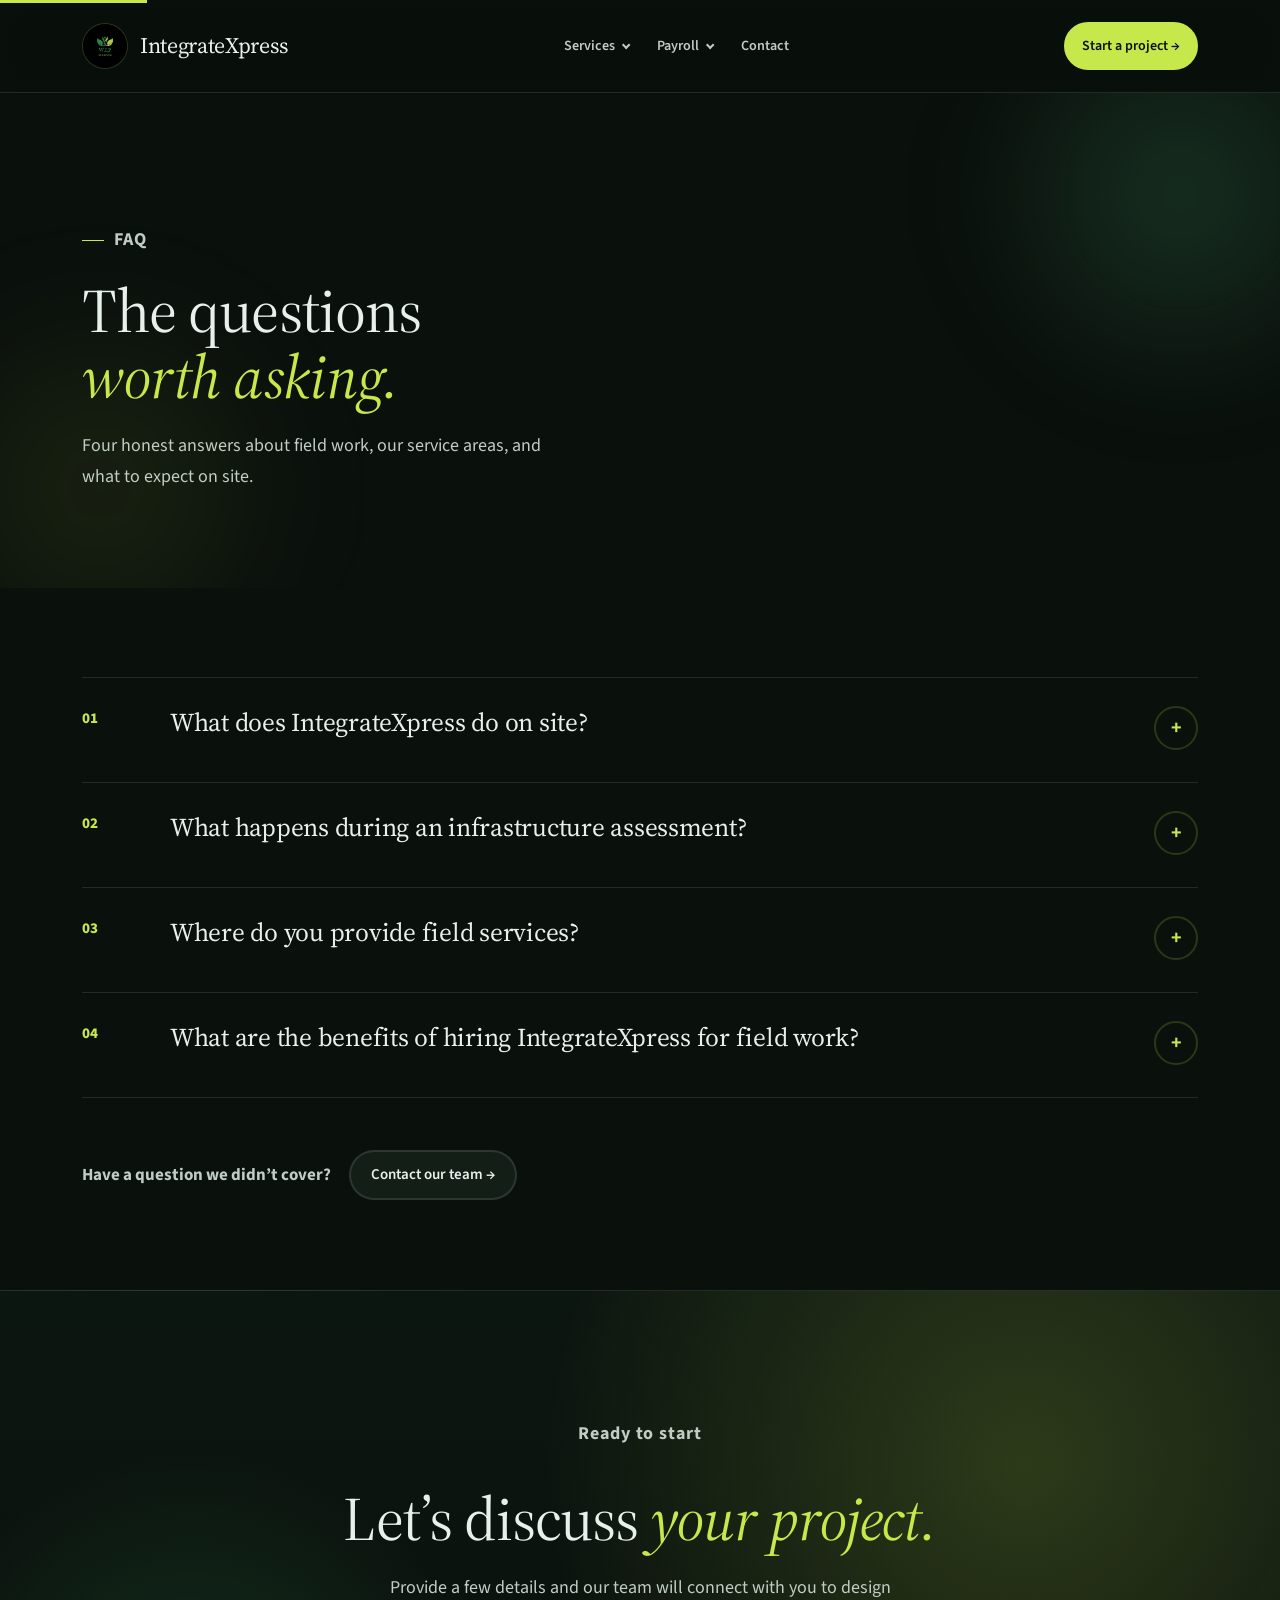
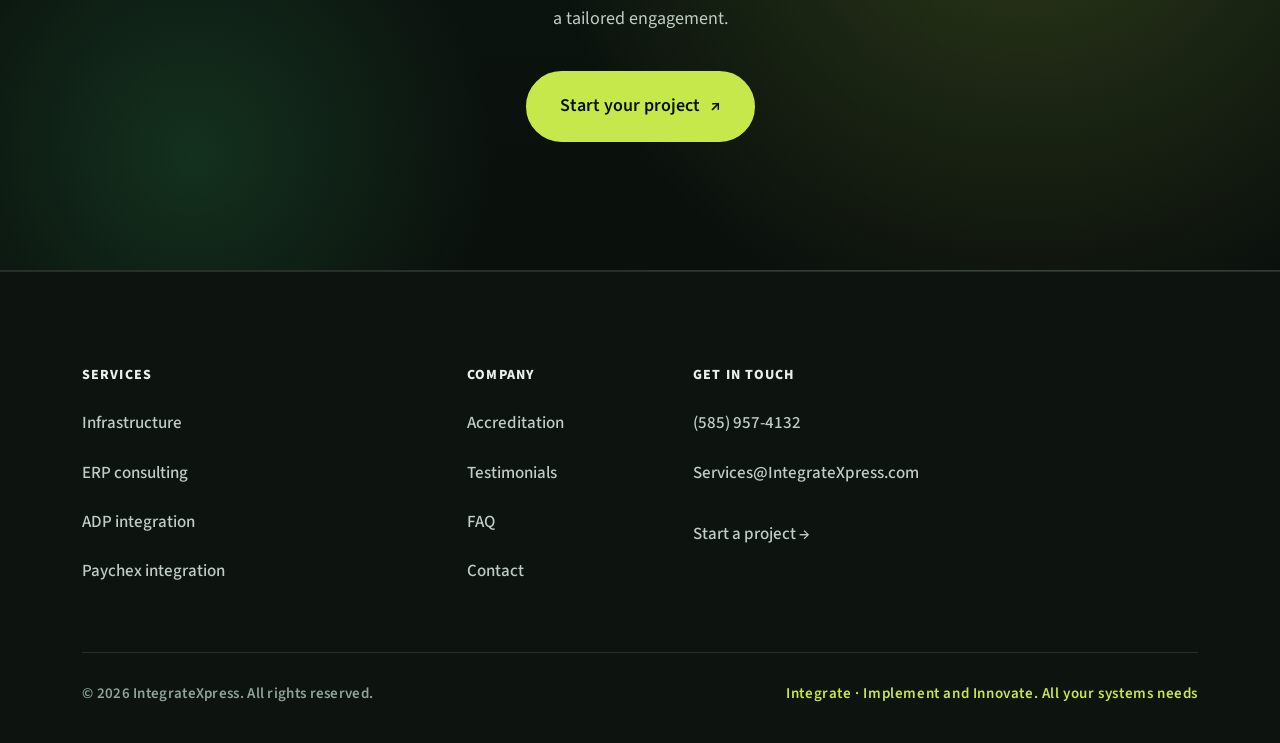
<file: faq.html>
﻿<!DOCTYPE html>
<html lang="en">
<head>
  <meta charset="UTF-8" />
  <meta name="viewport" content="width=device-width, initial-scale=1.0" />
  <title>FAQ | IntegrateXpress</title>
  <meta name="description" content="FAQ about IntegrateXpress field infrastructure, security systems, ERP consulting, and payroll integration." />
  <link rel="icon" type="image/png" href="IntegrateXpress%20Logo%20(2).png" />
  <link rel="preconnect" href="https://fonts.googleapis.com" />
  <link rel="preconnect" href="https://fonts.gstatic.com" crossorigin />
  <link href="https://fonts.googleapis.com/css2?family=Source+Sans+3:ital,wght@0,400;0,500;0,600;0,700;1,400&family=Source+Serif+4:ital,opsz,wght@0,8..60,400;0,8..60,600;1,8..60,400&display=swap" rel="stylesheet" />
  <link rel="stylesheet" href="assets/css/styles.css?v=21" />
</head>
<body>
  <a href="#main" class="skip-link">Skip to content</a>

  <header class="site-header">
    <div class="container">
      <nav class="nav" data-nav aria-label="Primary">
        <a href="index.html" class="nav__brand">
          <img src="IntegrateXpress%20Logo%20(2).png" alt="" />
          <strong>IntegrateXpress</strong>
        </a>
        <button class="nav__toggle" data-nav-toggle aria-label="Toggle menu" aria-expanded="false">
          <span></span><span></span><span></span>
        </button>
                        <ul class="nav__links">
          <li class="nav__item nav__item--dropdown">
            <button type="button" class="nav__dropdown-btn" id="nav-services-btn" data-nav-dropdown="services" data-nav-dropdown-toggle aria-expanded="false" aria-haspopup="true" aria-controls="nav-services-menu">
              Services <span class="nav__dropdown-chevron" aria-hidden="true"></span>
            </button>
            <ul class="nav__sub" id="nav-services-menu" role="menu" aria-labelledby="nav-services-btn">
              <li role="none"><a href="infrastructure-integration.html" role="menuitem">Infrastructure</a></li>
              <li role="none"><a href="erp-consulting.html" role="menuitem">ERP consulting</a></li>
              <li role="none"><a href="services.html" role="menuitem">All services</a></li>
            </ul>
          </li>
          <li class="nav__item nav__item--dropdown">
            <button type="button" class="nav__dropdown-btn" id="nav-payroll-btn" data-nav-dropdown="payroll" data-nav-dropdown-toggle aria-expanded="false" aria-haspopup="true" aria-controls="nav-payroll-menu">
              Payroll <span class="nav__dropdown-chevron" aria-hidden="true"></span>
            </button>
            <ul class="nav__sub" id="nav-payroll-menu" role="menu" aria-labelledby="nav-payroll-btn">
              <li role="none"><a href="adp-integration.html" role="menuitem">ADP integration</a></li>
              <li role="none"><a href="paychex-integration.html" role="menuitem">Paychex integration</a></li>
            </ul>
          </li>
          <li><a href="contact.html">Contact</a></li>
        </ul>
        <a href="get-started.html" class="btn btn--primary btn--sm nav__cta">Start a project &rarr;</a>
      </nav>
    </div>
  </header>

  <main id="main">

    <section class="page-hero">
      <div class="container">
        <div class="page-hero__inner reveal">
          <p class="kicker">FAQ</p>
          <h1>The questions <br /><em>worth asking.</em></h1>
          <p>Four honest answers about field work, our service areas, and what to expect on site.</p>
        </div>
      </div>
    </section>

    <section class="section section--tight">
      <div class="container">
        <div class="num-list reveal">

          <details class="num-item">
            <summary>
              <span class="num-item__summary">
                <span class="n">01</span>
                <h3 class="q">What does IntegrateXpress do on site?</h3>
                <span class="plus" aria-hidden="true">+</span>
              </span>
            </summary>
            <div class="a">We assess facilities, build out telecom closets, run structured cabling, install alarms and security cameras, and fix what breaks after go-live.</div>
          </details>

          <details class="num-item">
            <summary>
              <span class="num-item__summary">
                <span class="n">02</span>
                <h3 class="q">What happens during an infrastructure assessment?</h3>
                <span class="plus" aria-hidden="true">+</span>
              </span>
            </summary>
            <div class="a">We walk the site, photograph pathways and telecom spaces, note power and cooling, and map surveillance and alarm needs. You receive a photo-documented report with scope, timeline, and next steps, usually within one to two weeks of the visit.</div>
          </details>

          <details class="num-item">
            <summary>
              <span class="num-item__summary">
                <span class="n">03</span>
                <h3 class="q">Where do you provide field services?</h3>
                <span class="plus" aria-hidden="true">+</span>
              </span>
            </summary>
            <div class="a">Our New York service areas include Rochester, Niagara Falls, Buffalo, Syracuse, and the Capital of New York.</div>
          </details>

          <details class="num-item">
            <summary>
              <span class="num-item__summary">
                <span class="n">04</span>
                <h3 class="q">What are the benefits of hiring IntegrateXpress for field work?</h3>
                <span class="plus" aria-hidden="true">+</span>
              </span>
            </summary>
            <div class="a">You get experienced field help without adding headcount: documented assessments, tested installs, and go-live support when something fails. We coordinate with your facilities team and vendors so the job finishes on scope.</div>
          </details>

        </div>

        <div class="reveal faq-help-row">
          <p class="faq-help-row__lead">Have a question we didn&rsquo;t cover?</p>
          <a href="contact.html" class="btn btn--dark btn--sm">Contact our team &rarr;</a>
        </div>
      </div>
    </section>

    <section class="cta-band">
      <div class="container reveal">
        <p class="kicker kicker--plain">Ready to start</p>
        <h2>Let&rsquo;s discuss <em>your project.</em></h2>
        <p>Provide a few details and our team will connect with you to design a tailored engagement.</p>
        <a href="get-started.html" class="btn btn--primary btn--lg">Start your project <span class="arrow">&#8599;</span></a>
      </div>
    </section>
  </main>

  <footer class="site-footer">
    <div class="container">
      <div class="footer__top">
        <div class="footer__col">
          <h4>Services</h4>
          <a href="infrastructure-integration.html">Infrastructure</a>
          <a href="erp-consulting.html">ERP consulting</a>
          <a href="adp-integration.html">ADP integration</a>
          <a href="paychex-integration.html">Paychex integration</a>
        </div>
        <div class="footer__col">
          <h4>Company</h4>
          <a href="accreditation.html">Accreditation</a>
          <a href="testimonials.html">Testimonials</a>
          <a href="faq.html">FAQ</a>
          <a href="contact.html">Contact</a>
        </div>
        <div class="footer__col">
          <h4>Get in touch</h4>
          <a href="tel:+15859574132">(585) 957-4132</a>
          <a href="mailto:Services@IntegrateXpress.com">Services@IntegrateXpress.com</a>
          <a href="get-started.html" class="footer-link--cta">Start a project &rarr;</a>
        </div>
      </div>
      <div class="footer__bottom">
        <span>&copy; <span data-year>2026</span> IntegrateXpress. All rights reserved.</span>
        <span class="seal">Integrate &middot; Implement and Innovate. All your systems needs</span>
      </div>
    </div>
  </footer>

  <script src="assets/js/main.js?v=21"></script>
</body>
</html>
</file>
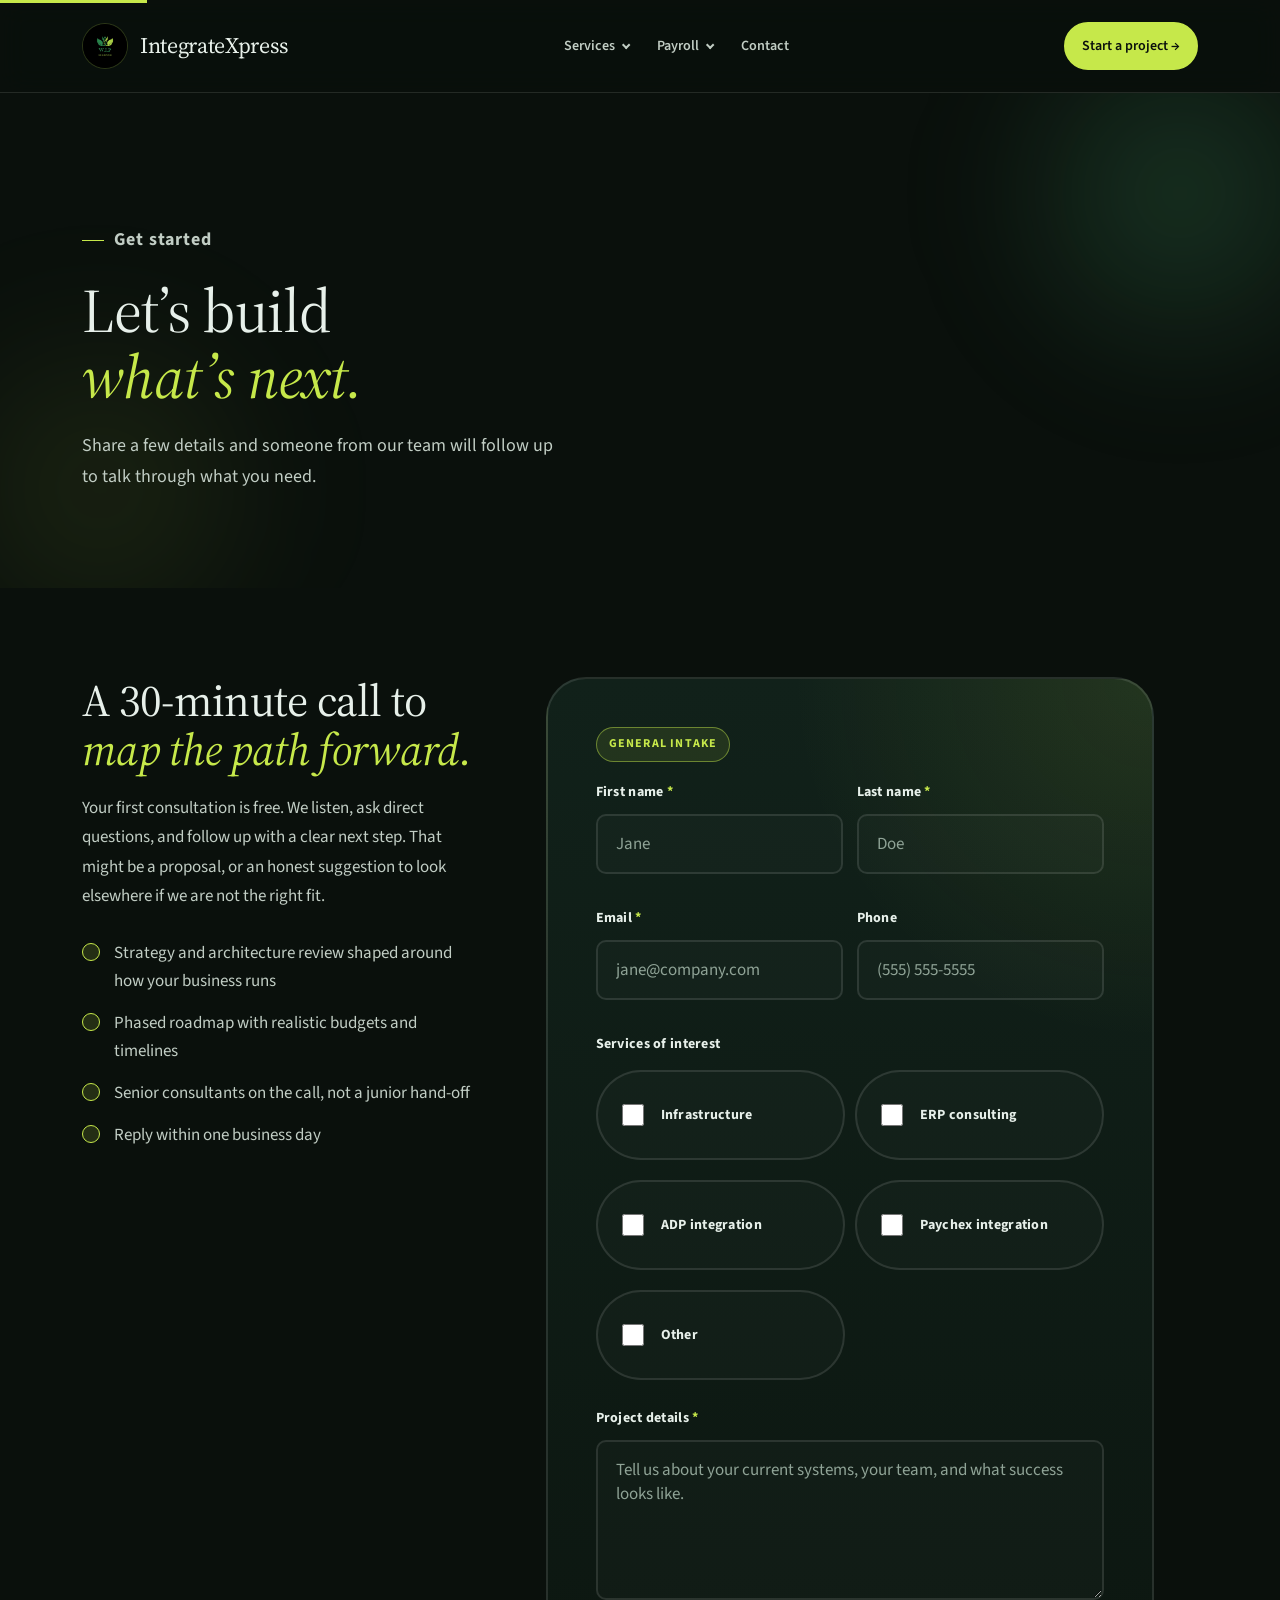
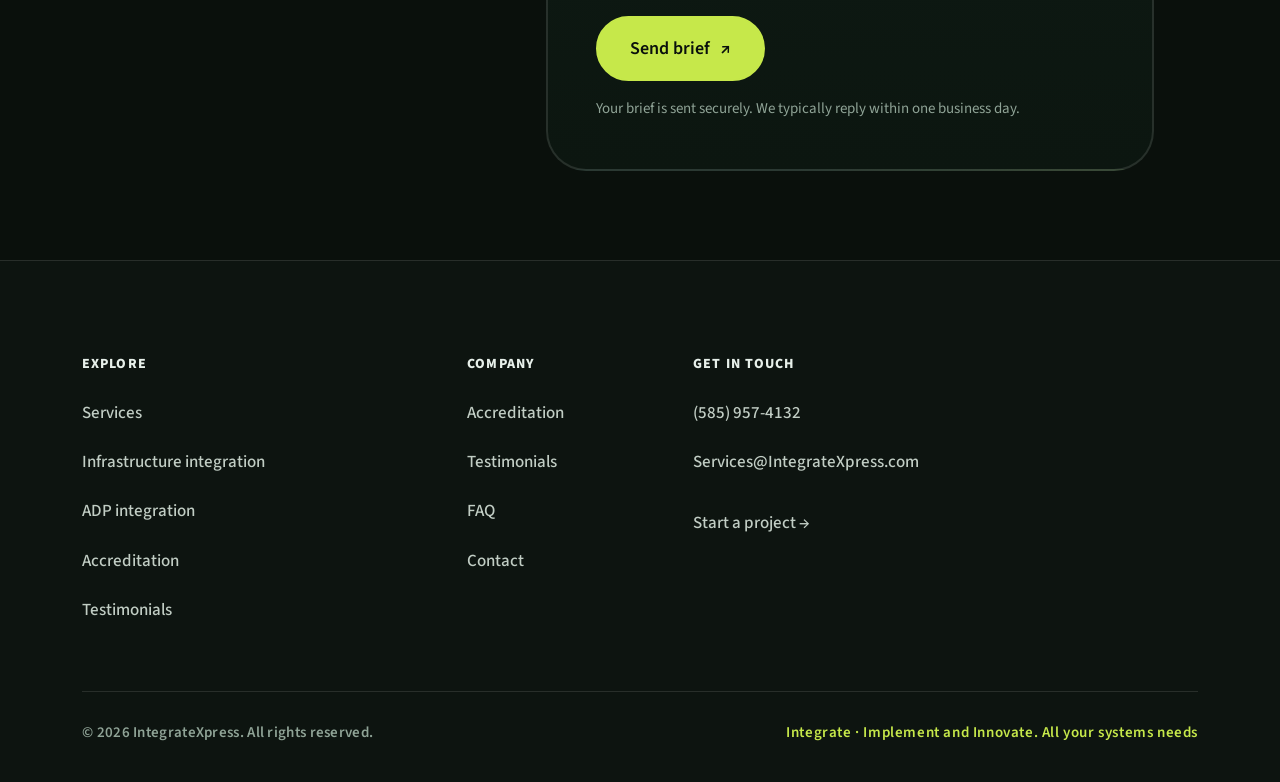
<file: get-started.html>
﻿<!DOCTYPE html>
<html lang="en">
<head>
  <meta charset="UTF-8" />
  <meta name="viewport" content="width=device-width, initial-scale=1.0" />
  <title>Start a Project | IntegrateXpress</title>
  <meta name="description" content="Provide a few details and our team will connect with you about tailored ERP and infrastructure solutions." />
  <link rel="icon" type="image/png" href="IntegrateXpress%20Logo%20(2).png" />
  <link rel="preconnect" href="https://fonts.googleapis.com" />
  <link rel="preconnect" href="https://fonts.gstatic.com" crossorigin />
  <link href="https://fonts.googleapis.com/css2?family=Source+Sans+3:ital,wght@0,400;0,500;0,600;0,700;1,400&family=Source+Serif+4:ital,opsz,wght@0,8..60,400;0,8..60,600;1,8..60,400&display=swap" rel="stylesheet" />
  <link rel="stylesheet" href="assets/css/styles.css?v=16" />
  <meta http-equiv="Cache-Control" content="no-cache, no-store, must-revalidate" />
</head>
<body data-build="get-started-payroll-v11">
  <a href="#main" class="skip-link">Skip to content</a>

  <header class="site-header">
    <div class="container">
      <nav class="nav" data-nav aria-label="Primary">
        <a href="index.html" class="nav__brand">
          <img src="IntegrateXpress%20Logo%20(2).png" alt="" />
          <strong>IntegrateXpress</strong>
        </a>
        <button class="nav__toggle" data-nav-toggle aria-label="Toggle menu" aria-expanded="false">
          <span></span><span></span><span></span>
        </button>
                        <ul class="nav__links">
          <li class="nav__item nav__item--dropdown">
            <button type="button" class="nav__dropdown-btn" id="nav-services-btn" data-nav-dropdown="services" data-nav-dropdown-toggle aria-expanded="false" aria-haspopup="true" aria-controls="nav-services-menu">
              Services <span class="nav__dropdown-chevron" aria-hidden="true"></span>
            </button>
            <ul class="nav__sub" id="nav-services-menu" role="menu" aria-labelledby="nav-services-btn">
              <li role="none"><a href="infrastructure-integration.html" role="menuitem">Infrastructure</a></li>
              <li role="none"><a href="erp-consulting.html" role="menuitem">ERP consulting</a></li>
              <li role="none"><a href="services.html" role="menuitem">All services</a></li>
            </ul>
          </li>
          <li class="nav__item nav__item--dropdown">
            <button type="button" class="nav__dropdown-btn" id="nav-payroll-btn" data-nav-dropdown="payroll" data-nav-dropdown-toggle aria-expanded="false" aria-haspopup="true" aria-controls="nav-payroll-menu">
              Payroll <span class="nav__dropdown-chevron" aria-hidden="true"></span>
            </button>
            <ul class="nav__sub" id="nav-payroll-menu" role="menu" aria-labelledby="nav-payroll-btn">
              <li role="none"><a href="adp-integration.html" role="menuitem">ADP integration</a></li>
              <li role="none"><a href="paychex-integration.html" role="menuitem">Paychex integration</a></li>
            </ul>
          </li>
          <li><a href="contact.html">Contact</a></li>
        </ul>
        <a href="get-started.html" class="btn btn--primary btn--sm nav__cta">Start a project &rarr;</a>
      </nav>
    </div>
  </header>

  <main id="main">

    <section class="page-hero">
      <div class="container">
        <div class="page-hero__inner reveal">
          <p class="kicker">Get started</p>
          <h1>Let&rsquo;s build <br /><em>what&rsquo;s next.</em></h1>
          <p>Share a few details and someone from our team will follow up to talk through what you need.</p>
        </div>
      </div>
    </section>

    <section class="section section--tight">
      <div class="container">
        <div class="form-grid">
          <div class="form-grid__pitch reveal">
            <h2>A 30-minute call to <em>map the path forward.</em></h2>
            <p>Your first consultation is free. We listen, ask direct questions, and follow up with a clear next step. That might be a proposal, or an honest suggestion to look elsewhere if we are not the right fit.</p>

            <ul class="bullets">
              <li>Strategy and architecture review shaped around how your business runs</li>
              <li>Phased roadmap with realistic budgets and timelines</li>
              <li>Senior consultants on the call, not a junior hand-off</li>
              <li>Reply within one business day</li>
            </ul>
          </div>

          <form class="form form--general reveal is-visible" data-ix-form data-form-category="General project intake" data-form-endpoint="https://formspree.io/f/meewjzoz" action="https://formspree.io/f/meewjzoz" method="POST" novalidate>
            <input type="text" name="_gotcha" tabindex="-1" autocomplete="off" class="visually-hidden" aria-hidden="true" />
            <p class="form__badge">General intake</p>
            <div class="form__success" data-form-success hidden aria-live="polite"></div>
            <div class="form__error" data-form-error role="alert"></div>

            <div class="form__row">
              <div class="form__field">
                <label for="firstName">First name <span class="req">*</span></label>
                <input id="firstName" name="firstName" type="text" autocomplete="given-name" required placeholder="Jane" />
              </div>
              <div class="form__field">
                <label for="lastName">Last name <span class="req">*</span></label>
                <input id="lastName" name="lastName" type="text" autocomplete="family-name" required placeholder="Doe" />
              </div>
            </div>

            <div class="form__row">
              <div class="form__field">
                <label for="email">Email <span class="req">*</span></label>
                <input id="email" name="email" type="email" autocomplete="email" required placeholder="jane@company.com" />
              </div>
              <div class="form__field">
                <label for="phone">Phone</label>
                <input id="phone" name="phone" type="tel" autocomplete="tel" placeholder="(555) 555-5555" />
              </div>
            </div>

            <div class="form__field">
              <label>Services of interest</label>
              <div class="form__checks">
                <label class="form__check"><input type="checkbox" name="services" value="Infrastructure services" /> Infrastructure</label>
                <label class="form__check"><input type="checkbox" name="services" value="ERP Integration &amp; Implementation" /> ERP consulting</label>
                <label class="form__check"><input type="checkbox" name="services" value="ADP integration" /> ADP integration</label>
                <label class="form__check"><input type="checkbox" name="services" value="Paychex integration" /> Paychex integration</label>
                <label class="form__check"><input type="checkbox" name="services" value="Other" /> Other</label>
              </div>
            </div>

            <div class="form__field">
              <label for="message">Project details <span class="req">*</span></label>
              <textarea id="message" name="message" required placeholder="Tell us about your current systems, your team, and what success looks like."></textarea>
            </div>

            <div class="form__submit">
              <button type="submit" class="btn btn--primary btn--lg">Send brief <span class="arrow">&#8599;</span></button>
              <p class="form-hint">Your brief is sent securely. We typically reply within one business day.</p>
            </div>
          </form>
        </div>
      </div>
    </section>
  </main>

  <footer class="site-footer">
    <div class="container">
      <div class="footer__top">
        <div class="footer__col">
          <h4>Explore</h4>
          <a href="services.html">Services</a>
          <a href="infrastructure-integration.html">Infrastructure integration</a>
          <a href="adp-integration.html">ADP integration</a>
          <a href="accreditation.html">Accreditation</a>
          <a href="testimonials.html">Testimonials</a>
        </div>
        <div class="footer__col">
          <h4>Company</h4>
          <a href="accreditation.html">Accreditation</a>
          <a href="testimonials.html">Testimonials</a>
          <a href="faq.html">FAQ</a>
          <a href="contact.html">Contact</a>
        </div>
        <div class="footer__col">
          <h4>Get in touch</h4>
          <a href="tel:+15859574132">(585) 957-4132</a>
          <a href="mailto:Services@IntegrateXpress.com">Services@IntegrateXpress.com</a>
          <a href="get-started.html" class="footer-link--cta">Start a project &rarr;</a>
        </div>
      </div>
      <div class="footer__bottom">
        <span>&copy; <span data-year>2026</span> IntegrateXpress. All rights reserved.</span>
        <span class="seal">Integrate &middot; Implement and Innovate. All your systems needs</span>
      </div>
    </div>
  </footer>

  <script>
    window.INTEGRATEXPRESS_SQUARESPACE_FORM_URL = "";
    window.INTEGRATEXPRESS_FORM_ENDPOINT = "https://formspree.io/f/meewjzoz";
  </script>
  <script src="assets/js/main.js?v=16"></script>
</body>
</html>
</file>
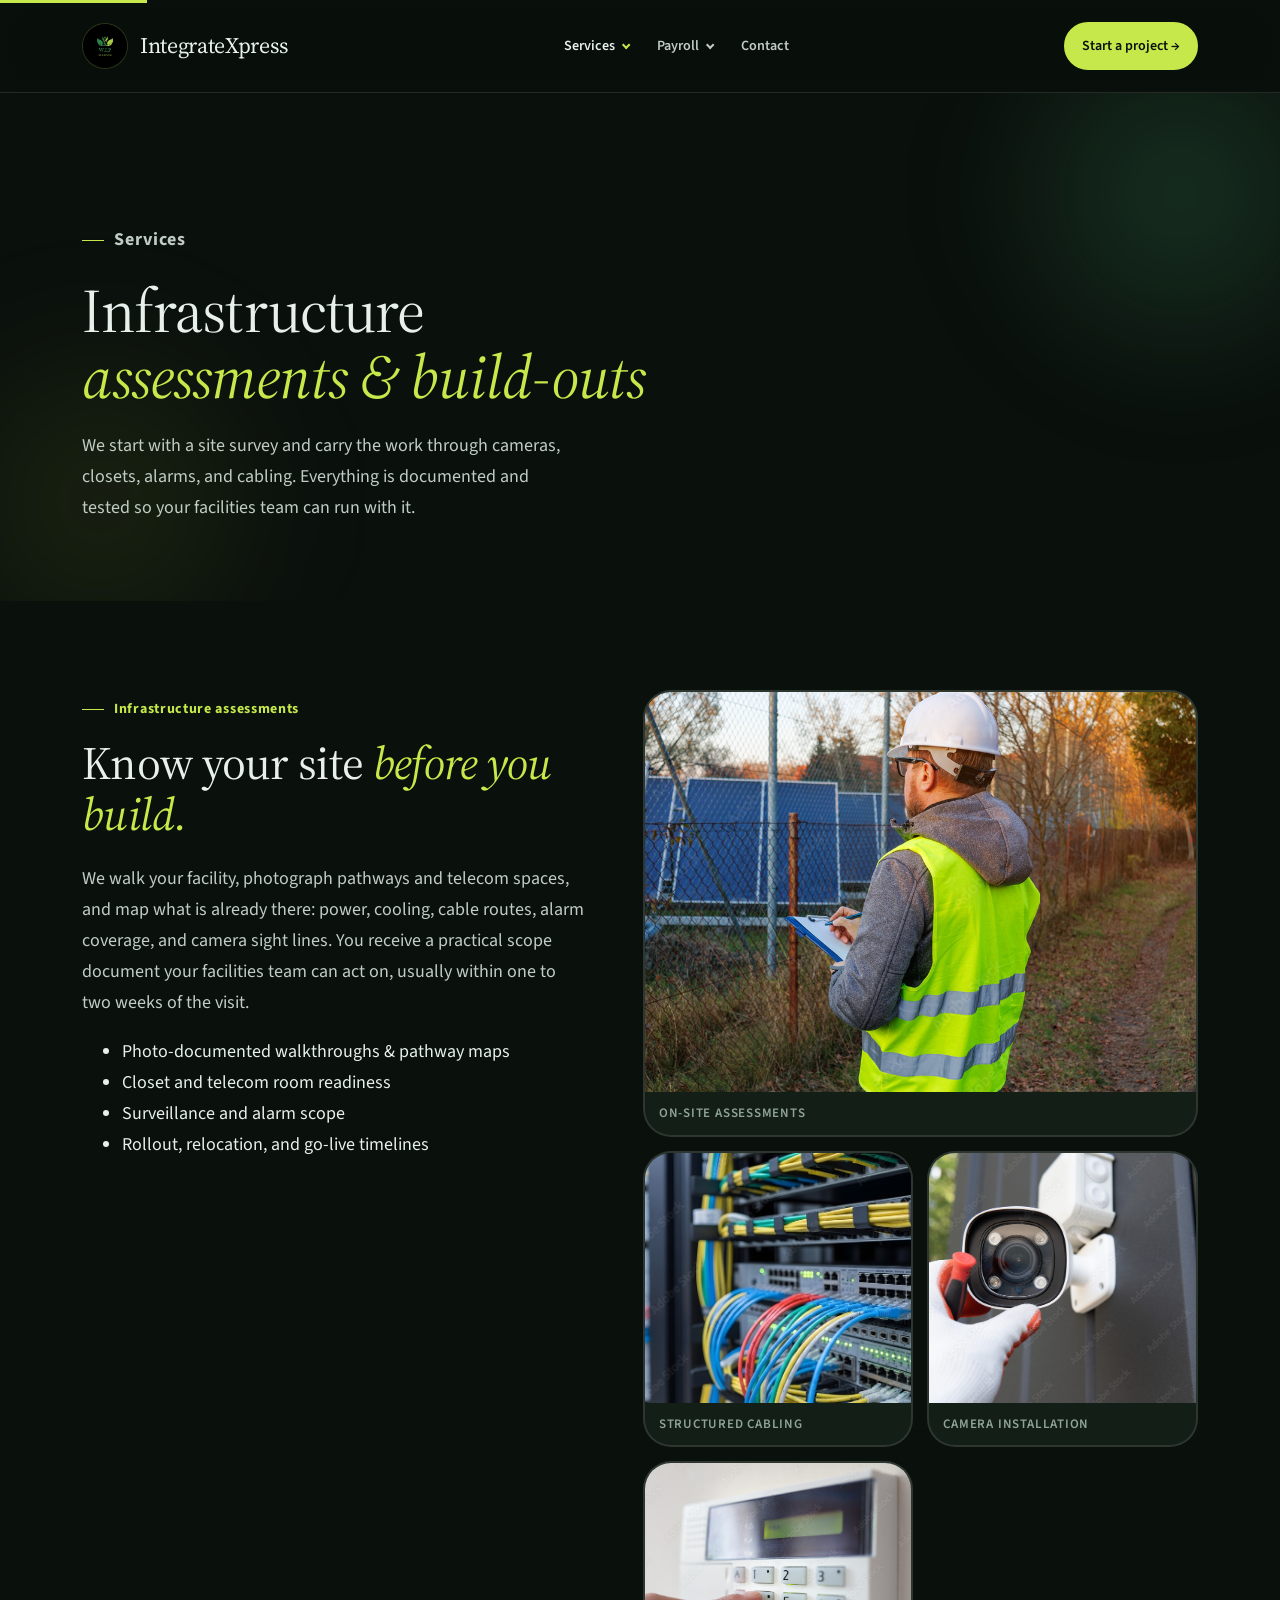
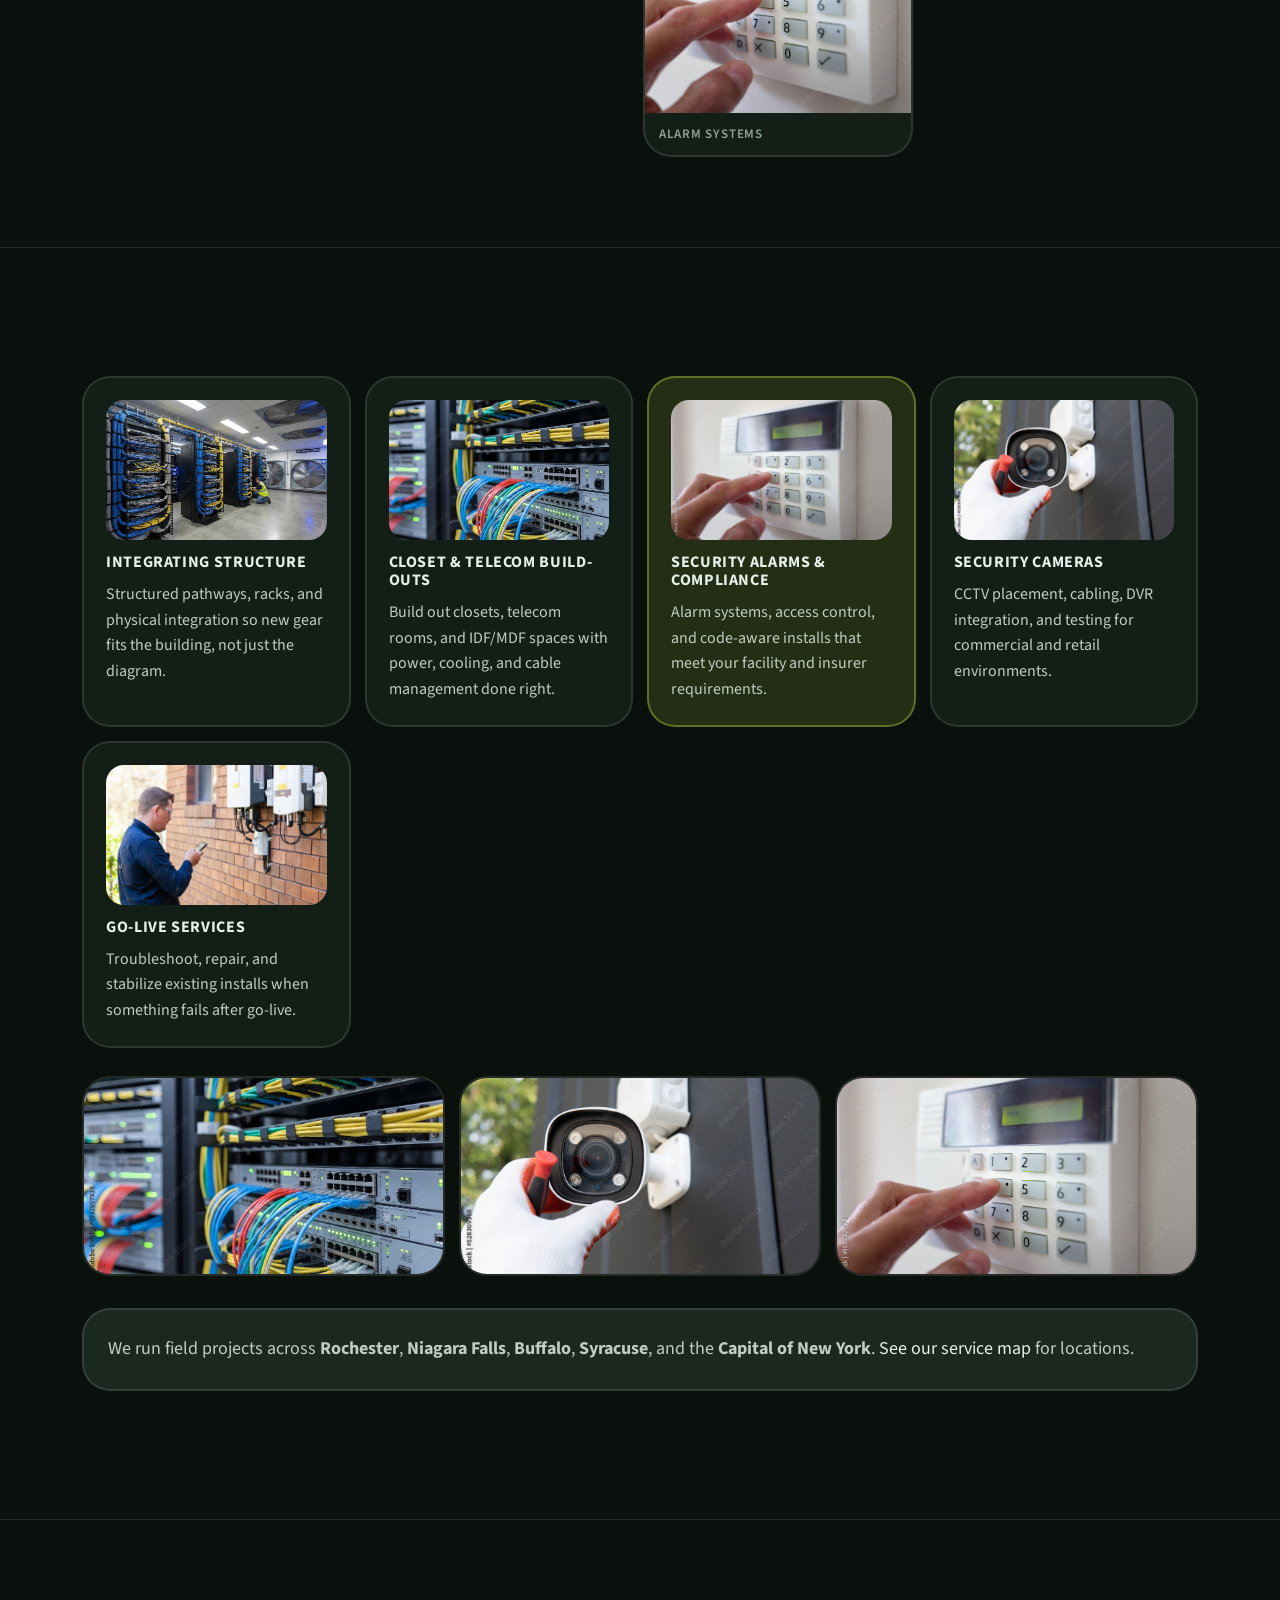
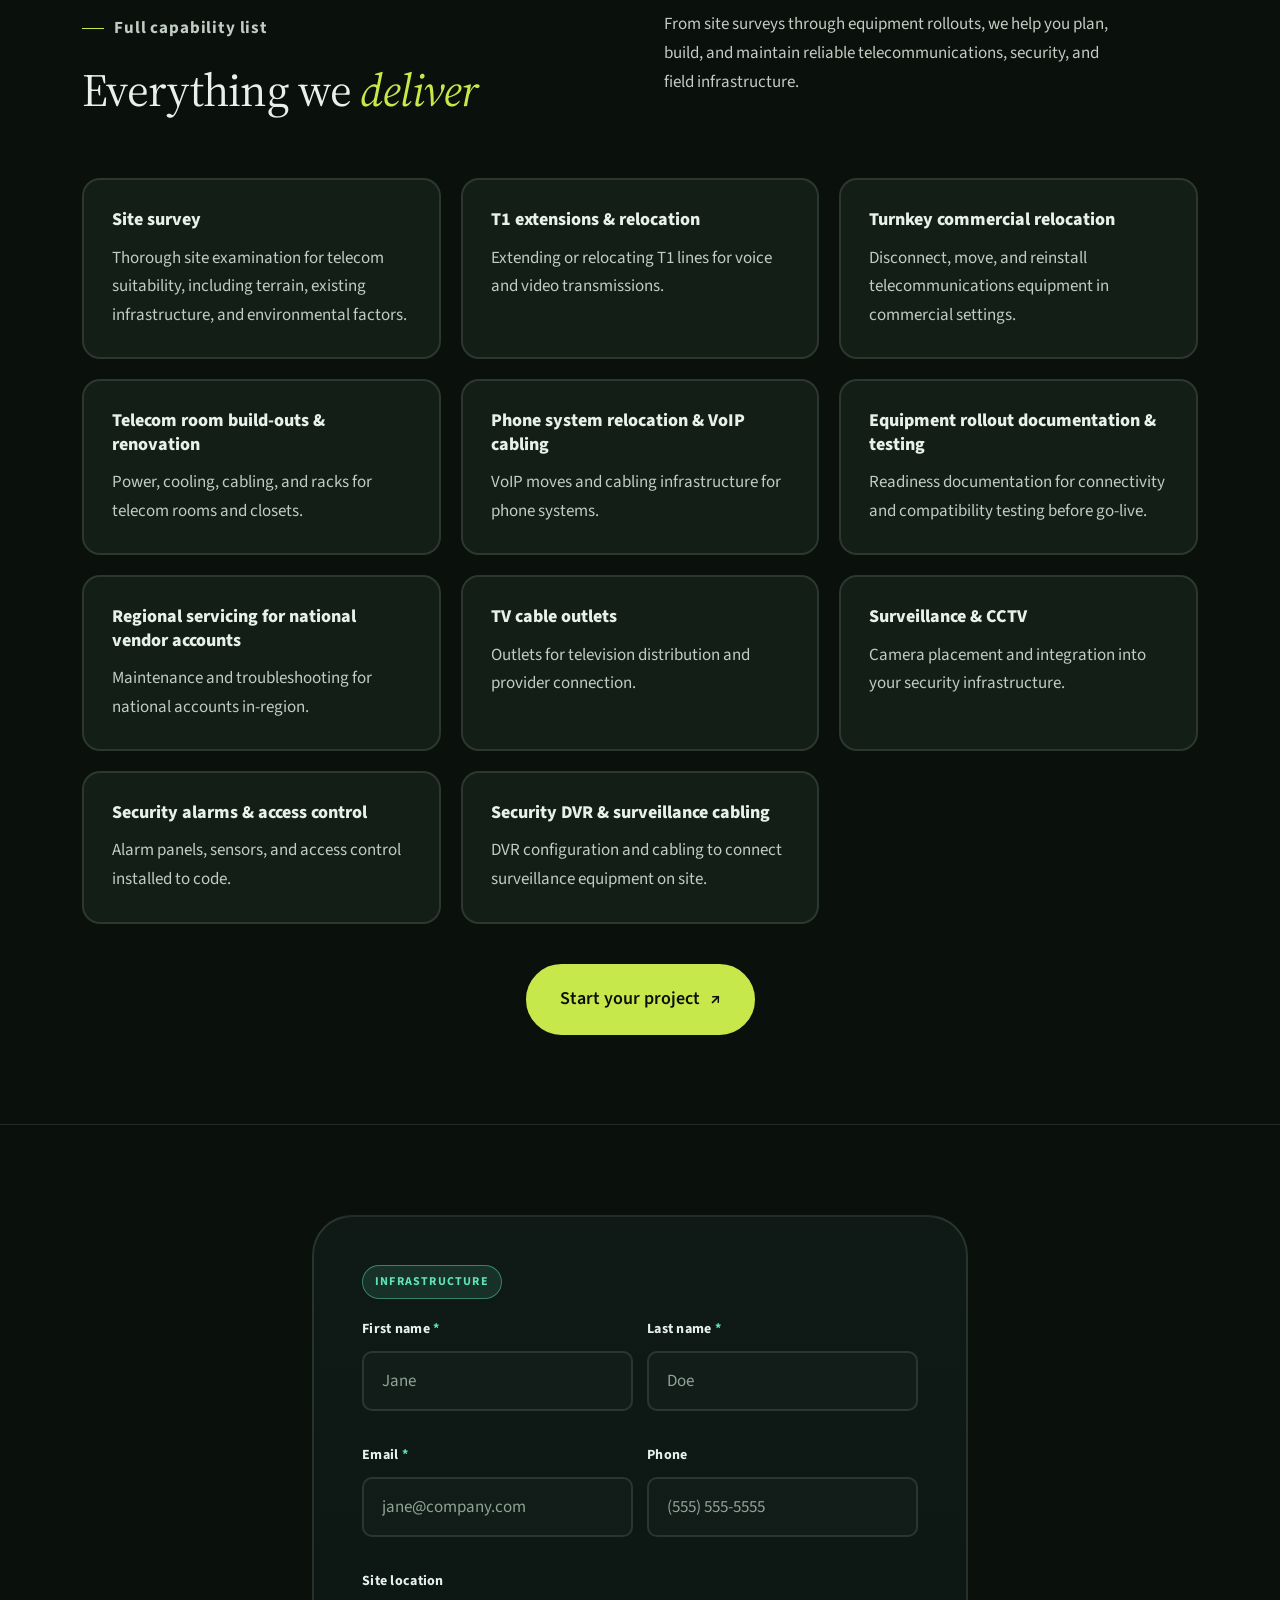
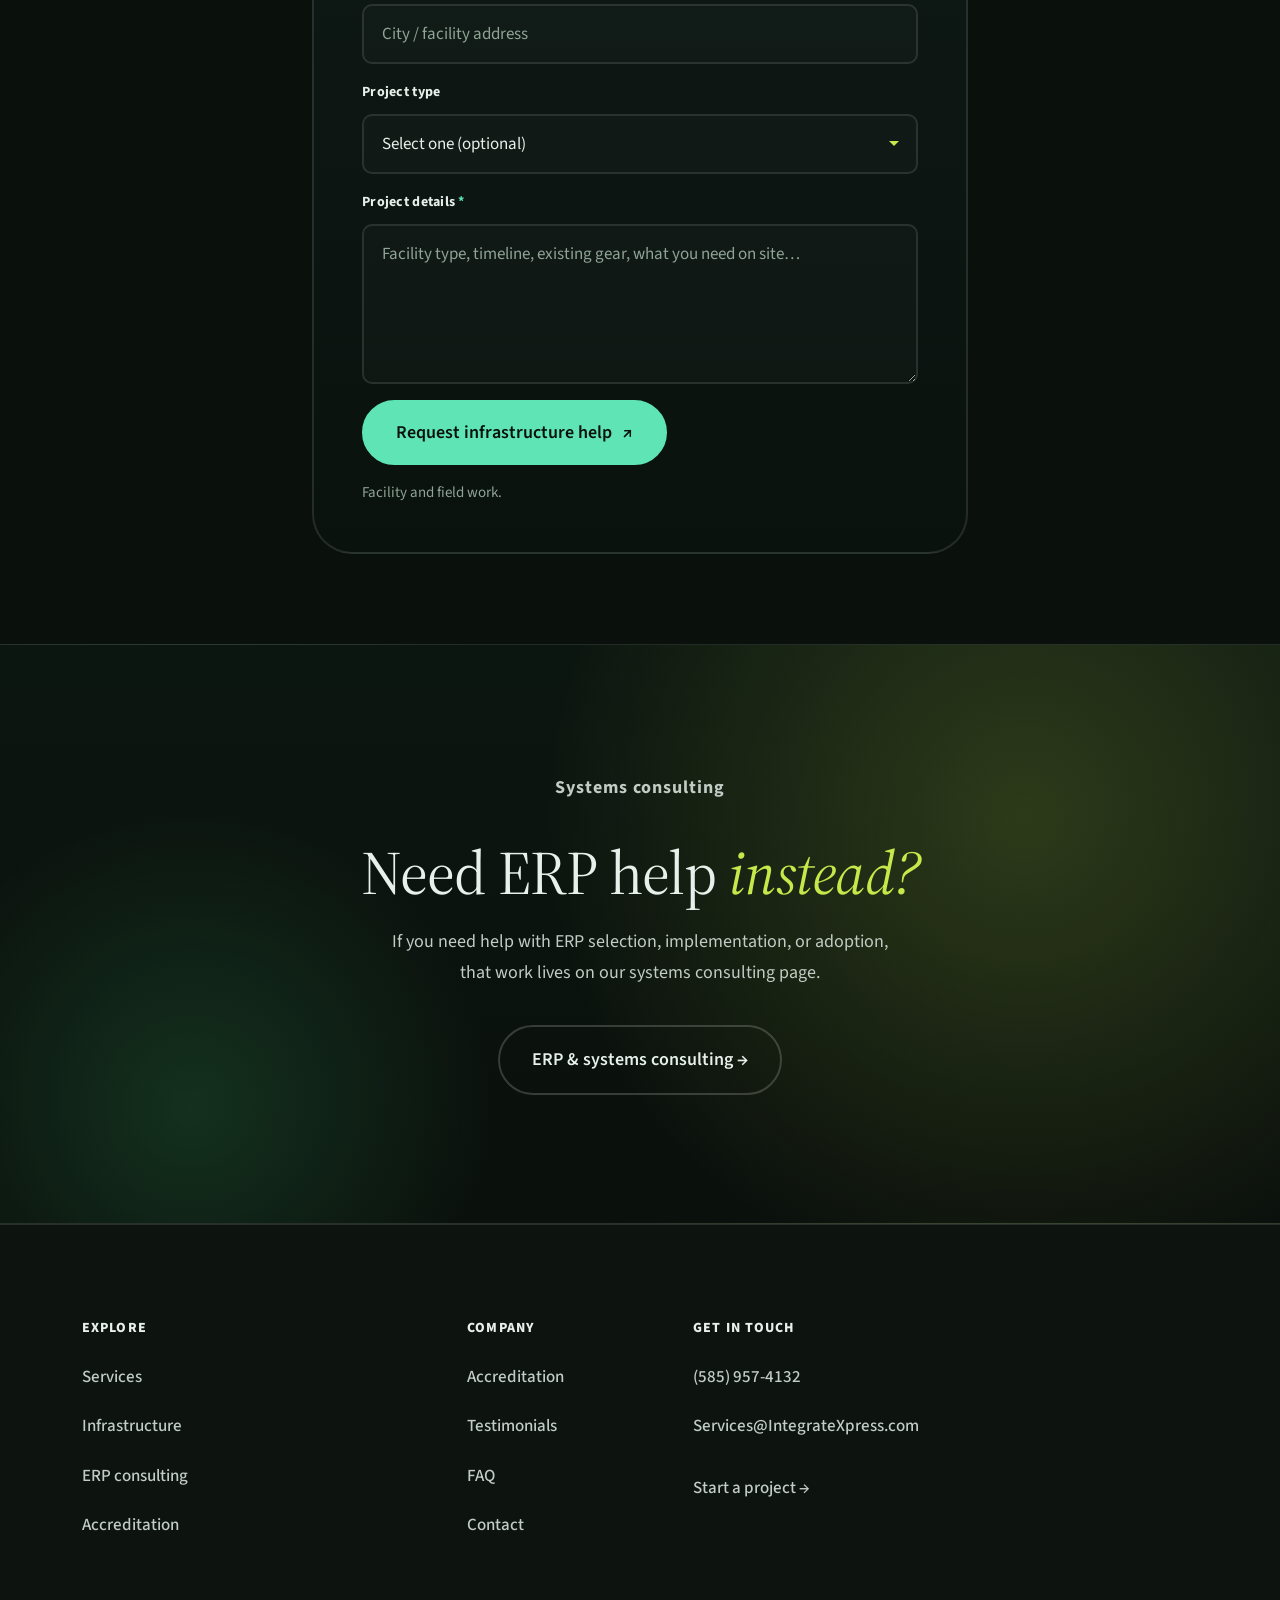
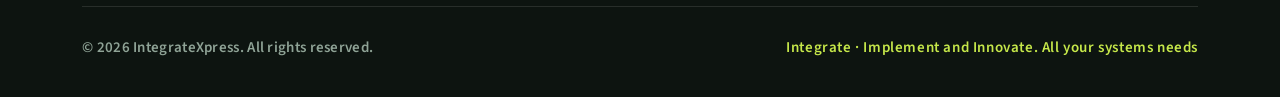
<file: infrastructure-integration.html>
﻿<!DOCTYPE html>
<html lang="en">
<head>
  <meta charset="UTF-8" />
  <meta name="viewport" content="width=device-width, initial-scale=1.0" />
  <title>Infrastructure Integration | IntegrateXpress</title>
  <meta name="description" content="Infrastructure assessments, site surveys, telecom build-outs, security cameras, and field integration from IntegrateXpress." />
  <link rel="icon" type="image/png" href="IntegrateXpress%20Logo%20(2).png" />
  <link rel="preconnect" href="https://fonts.googleapis.com" />
  <link rel="preconnect" href="https://fonts.gstatic.com" crossorigin />
  <link href="https://fonts.googleapis.com/css2?family=Source+Sans+3:ital,wght@0,400;0,500;0,600;0,700;1,400&family=Source+Serif+4:ital,opsz,wght@0,8..60,400;0,8..60,600;1,8..60,400&display=swap" rel="stylesheet" />
  <link rel="stylesheet" href="assets/css/styles.css?v=18" />
</head>
<body>
  <a href="#main" class="skip-link">Skip to content</a>

  <header class="site-header">
    <div class="container">
      <nav class="nav" data-nav aria-label="Primary">
        <a href="index.html" class="nav__brand">
          <img src="IntegrateXpress%20Logo%20(2).png" alt="" />
          <strong>IntegrateXpress</strong>
        </a>
        <button class="nav__toggle" data-nav-toggle aria-label="Toggle menu" aria-expanded="false">
          <span></span><span></span><span></span>
        </button>
                        <ul class="nav__links">
          <li class="nav__item nav__item--dropdown">
            <button type="button" class="nav__dropdown-btn" id="nav-services-btn" data-nav-dropdown="services" data-nav-dropdown-toggle aria-expanded="false" aria-haspopup="true" aria-controls="nav-services-menu">
              Services <span class="nav__dropdown-chevron" aria-hidden="true"></span>
            </button>
            <ul class="nav__sub" id="nav-services-menu" role="menu" aria-labelledby="nav-services-btn">
              <li role="none"><a href="infrastructure-integration.html" role="menuitem">Infrastructure</a></li>
              <li role="none"><a href="erp-consulting.html" role="menuitem">ERP consulting</a></li>
              <li role="none"><a href="services.html" role="menuitem">All services</a></li>
            </ul>
          </li>
          <li class="nav__item nav__item--dropdown">
            <button type="button" class="nav__dropdown-btn" id="nav-payroll-btn" data-nav-dropdown="payroll" data-nav-dropdown-toggle aria-expanded="false" aria-haspopup="true" aria-controls="nav-payroll-menu">
              Payroll <span class="nav__dropdown-chevron" aria-hidden="true"></span>
            </button>
            <ul class="nav__sub" id="nav-payroll-menu" role="menu" aria-labelledby="nav-payroll-btn">
              <li role="none"><a href="adp-integration.html" role="menuitem">ADP integration</a></li>
              <li role="none"><a href="paychex-integration.html" role="menuitem">Paychex integration</a></li>
            </ul>
          </li>
          <li><a href="contact.html">Contact</a></li>
        </ul>
        <a href="get-started.html" class="btn btn--primary btn--sm nav__cta">Start a project &rarr;</a>
      </nav>
    </div>
  </header>

  <main id="main">
    <section class="page-hero">
      <div class="container">
        <div class="page-hero__inner reveal">
          <p class="kicker">Services</p>
          <h1>Infrastructure <br /><em>assessments &amp; build-outs</em></h1>
          <p class="lead-text">We start with a site survey and carry the work through cameras, closets, alarms, and cabling. Everything is documented and tested so your facilities team can run with it.</p>
        </div>
      </div>
    </section>

    <section class="section section--tight">
      <div class="container">
        <div class="assess-showcase reveal">
          <div class="assess-showcase__copy">
            <p class="kicker">Infrastructure assessments</p>
            <h2>Know your site <em>before you build.</em></h2>
            <p>We walk your facility, photograph pathways and telecom spaces, and map what is already there: power, cooling, cable routes, alarm coverage, and camera sight lines. You receive a practical scope document your facilities team can act on, usually within one to two weeks of the visit.</p>
            <ul class="bullets">
              <li>Photo-documented walkthroughs &amp; pathway maps</li>
              <li>Closet and telecom room readiness</li>
              <li>Surveillance and alarm scope</li>
              <li>Rollout, relocation, and go-live timelines</li>
            </ul>
          </div>
          <div class="assess-showcase__gallery assess-showcase__gallery--grid">
            <figure class="assess-photo assess-photo--lg">
              <img src="assets/media/on-site-assessments.jpg" alt="IntegrateXpress team conducting an on-site facility assessment" width="640" height="400" loading="lazy" />
              <figcaption>On-site assessments</figcaption>
            </figure>
            <figure class="assess-photo">
              <img src="assets/media/structured-cabling.jpg" alt="Field technician installing structured cabling" width="400" height="250" loading="lazy" />
              <figcaption>Structured cabling</figcaption>
            </figure>
            <figure class="assess-photo">
              <img src="assets/media/camera-installation.jpg" alt="Worker installing a security camera on site" width="400" height="250" loading="lazy" />
              <figcaption>Camera installation</figcaption>
            </figure>
            <figure class="assess-photo">
              <img src="assets/media/security-alarms.jpg" alt="Technician installing a security alarm system" width="400" height="250" loading="lazy" />
              <figcaption>Alarm systems</figcaption>
            </figure>
          </div>
        </div>
      </div>
    </section>

    <section class="section section--divider" id="field-work">
      <div class="container">
        <div class="daniel-grid reveal">
          <article class="daniel-card">
            <img class="daniel-card__media" src="assets/media/integrating-structure.jpg" alt="IntegrateXpress field work, integrating structure on site" width="320" height="180" loading="lazy" />
            <h3>Integrating structure</h3>
            <p>Structured pathways, racks, and physical integration so new gear fits the building, not just the diagram.</p>
          </article>
          <article class="daniel-card">
            <img class="daniel-card__media" src="assets/media/structured-cabling.jpg" alt="Telecom closet and structured cabling build-out" width="320" height="180" loading="lazy" />
            <h3>Closet &amp; telecom build-outs</h3>
            <p>Build out closets, telecom rooms, and IDF/MDF spaces with power, cooling, and cable management done right.</p>
          </article>
          <article class="daniel-card daniel-card--lime">
            <img class="daniel-card__media" src="assets/media/security-alarms.jpg" alt="Security alarm system installation" width="320" height="180" loading="lazy" />
            <h3>Security alarms &amp; compliance</h3>
            <p>Alarm systems, access control, and code-aware installs that meet your facility and insurer requirements.</p>
          </article>
          <article class="daniel-card">
            <img class="daniel-card__media" src="assets/media/camera-installation.jpg" alt="Security camera installation on a commercial facility" width="320" height="180" loading="lazy" />
            <h3>Security cameras</h3>
            <p>CCTV placement, cabling, DVR integration, and testing for commercial and retail environments.</p>
          </article>
          <article class="daniel-card">
            <img class="daniel-card__media" src="assets/media/fix-services.jpg" alt="Onsite quality control and go-live support" width="320" height="180" loading="lazy" />
            <h3>Go-live services</h3>
            <p>Troubleshoot, repair, and stabilize existing installs when something fails after go-live.</p>
          </article>
        </div>
        <div class="daniel-media reveal" aria-label="IntegrateXpress field work on site">
          <img src="assets/media/structured-cabling.jpg" alt="Structured cabling installation" width="400" height="260" loading="lazy" />
          <img src="assets/media/camera-installation.jpg" alt="Security camera installation" width="400" height="260" loading="lazy" />
          <img src="assets/media/security-alarms.jpg" alt="Security alarm system work" width="400" height="260" loading="lazy" />
        </div>
        <div class="daniel-lead reveal">
          <p>We run field projects across <strong>Rochester</strong>, <strong>Niagara Falls</strong>, <strong>Buffalo</strong>, <strong>Syracuse</strong>, and the <strong>Capital of New York</strong>. <a href="contact.html#service-locations">See our service map</a> for locations.</p>
        </div>
      </div>
    </section>

    <section class="section section--tight section--divider">
      <div class="container">
        <div class="section-head reveal">
          <div>
            <p class="kicker">Full capability list</p>
            <h2>Everything we <em>deliver</em></h2>
          </div>
          <p>From site surveys through equipment rollouts, we help you plan, build, and maintain reliable telecommunications, security, and field infrastructure.</p>
        </div>

        <div class="infra-grid reveal">
          <article class="infra-card">
            <h3>Site survey</h3>
            <p>Thorough site examination for telecom suitability, including terrain, existing infrastructure, and environmental factors.</p>
          </article>
          <article class="infra-card">
            <h3>T1 extensions &amp; relocation</h3>
            <p>Extending or relocating T1 lines for voice and video transmissions.</p>
          </article>
          <article class="infra-card">
            <h3>Turnkey commercial relocation</h3>
            <p>Disconnect, move, and reinstall telecommunications equipment in commercial settings.</p>
          </article>
          <article class="infra-card">
            <h3>Telecom room build-outs &amp; renovation</h3>
            <p>Power, cooling, cabling, and racks for telecom rooms and closets.</p>
          </article>
          <article class="infra-card">
            <h3>Phone system relocation &amp; VoIP cabling</h3>
            <p>VoIP moves and cabling infrastructure for phone systems.</p>
          </article>
          <article class="infra-card">
            <h3>Equipment rollout documentation &amp; testing</h3>
            <p>Readiness documentation for connectivity and compatibility testing before go-live.</p>
          </article>
          <article class="infra-card">
            <h3>Regional servicing for national vendor accounts</h3>
            <p>Maintenance and troubleshooting for national accounts in-region.</p>
          </article>
          <article class="infra-card">
            <h3>TV cable outlets</h3>
            <p>Outlets for television distribution and provider connection.</p>
          </article>
          <article class="infra-card">
            <h3>Surveillance &amp; CCTV</h3>
            <p>Camera placement and integration into your security infrastructure.</p>
          </article>
          <article class="infra-card">
            <h3>Security alarms &amp; access control</h3>
            <p>Alarm panels, sensors, and access control installed to code.</p>
          </article>
          <article class="infra-card">
            <h3>Security DVR &amp; surveillance cabling</h3>
            <p>DVR configuration and cabling to connect surveillance equipment on site.</p>
          </article>
        </div>

        <div class="cta-inline mt-block-lg reveal">
          <a href="get-started.html" class="btn btn--primary btn--lg">Start your project <span class="arrow">&#8599;</span></a>
        </div>
      </div>
    </section>

    <section class="section section--tight section--divider" id="infra-form">
      <div class="container form-page-wrap">
        <form class="form form--infra reveal" data-ix-form data-form-category="Infrastructure services" data-form-endpoint="https://formspree.io/f/meewjzoz" action="https://formspree.io/f/meewjzoz" method="POST" novalidate>
          <input type="text" name="_gotcha" tabindex="-1" autocomplete="off" class="visually-hidden" aria-hidden="true" />
          <p class="form__badge">Infrastructure</p>
          <div class="form__success" data-form-success hidden aria-live="polite"></div>
          <div class="form__error" data-form-error role="alert"></div>
          <div class="form__row">
            <div class="form__field">
              <label for="infra-first">First name <span class="req">*</span></label>
              <input id="infra-first" name="firstName" type="text" required placeholder="Jane" />
            </div>
            <div class="form__field">
              <label for="infra-last">Last name <span class="req">*</span></label>
              <input id="infra-last" name="lastName" type="text" required placeholder="Doe" />
            </div>
          </div>
          <div class="form__row">
            <div class="form__field">
              <label for="infra-email">Email <span class="req">*</span></label>
              <input id="infra-email" name="email" type="email" required placeholder="jane@company.com" />
            </div>
            <div class="form__field">
              <label for="infra-phone">Phone</label>
              <input id="infra-phone" name="phone" type="tel" placeholder="(555) 555-5555" />
            </div>
          </div>
          <div class="form__field">
            <label for="infra-location">Site location</label>
            <input id="infra-location" name="siteLocation" type="text" placeholder="City / facility address" />
          </div>
          <div class="form__field">
            <label for="infra-type">Project type</label>
            <select id="infra-type" name="projectType">
              <option value="">Select one (optional)</option>
              <option value="Site survey">Site survey</option>
              <option value="Cabling / build-out">Cabling / build-out</option>
              <option value="Telecom room / closet">Telecom room / closet</option>
              <option value="Security cameras">Security cameras</option>
              <option value="Security alarms">Security alarms</option>
              <option value="Fix / troubleshoot">Fix / troubleshoot</option>
              <option value="Other infrastructure">Other infrastructure</option>
            </select>
          </div>
          <div class="form__field">
            <label for="infra-message">Project details <span class="req">*</span></label>
            <textarea id="infra-message" name="message" required placeholder="Facility type, timeline, existing gear, what you need on site…"></textarea>
          </div>
          <div class="form__submit">
            <button type="submit" class="btn btn--primary btn--lg">Request infrastructure help <span class="arrow">&#8599;</span></button>
            <p class="form-hint">Facility and field work.</p>
          </div>
        </form>
      </div>
    </section>

    <section class="cta-band">
      <div class="container reveal">
        <p class="kicker kicker--plain">Systems consulting</p>
        <h2>Need ERP help <em>instead?</em></h2>
        <p>If you need help with ERP selection, implementation, or adoption, that work lives on our systems consulting page.</p>
        <a href="erp-consulting.html" class="btn btn--ghost btn--lg">ERP &amp; systems consulting &rarr;</a>
      </div>
    </section>
  </main>

  <footer class="site-footer">
    <div class="container">
      <div class="footer__top">
        <div class="footer__col">
          <h4>Explore</h4>
          <a href="services.html">Services</a>
          <a href="infrastructure-integration.html">Infrastructure</a>
          <a href="erp-consulting.html">ERP consulting</a>
          <a href="accreditation.html">Accreditation</a>
        </div>
        <div class="footer__col">
          <h4>Company</h4>
          <a href="accreditation.html">Accreditation</a>
          <a href="testimonials.html">Testimonials</a>
          <a href="faq.html">FAQ</a>
          <a href="contact.html">Contact</a>
        </div>
        <div class="footer__col">
          <h4>Get in touch</h4>
          <a href="tel:+15859574132">(585) 957-4132</a>
          <a href="mailto:Services@IntegrateXpress.com">Services@IntegrateXpress.com</a>
          <a href="get-started.html" class="footer-link--cta">Start a project &rarr;</a>
        </div>
      </div>
      <div class="footer__bottom">
        <span>&copy; <span data-year>2026</span> IntegrateXpress. All rights reserved.</span>
        <span class="seal">Integrate &middot; Implement and Innovate. All your systems needs</span>
      </div>
    </div>
  </footer>

  <script src="assets/js/main.js?v=18"></script>
</body>
</html>
</file>
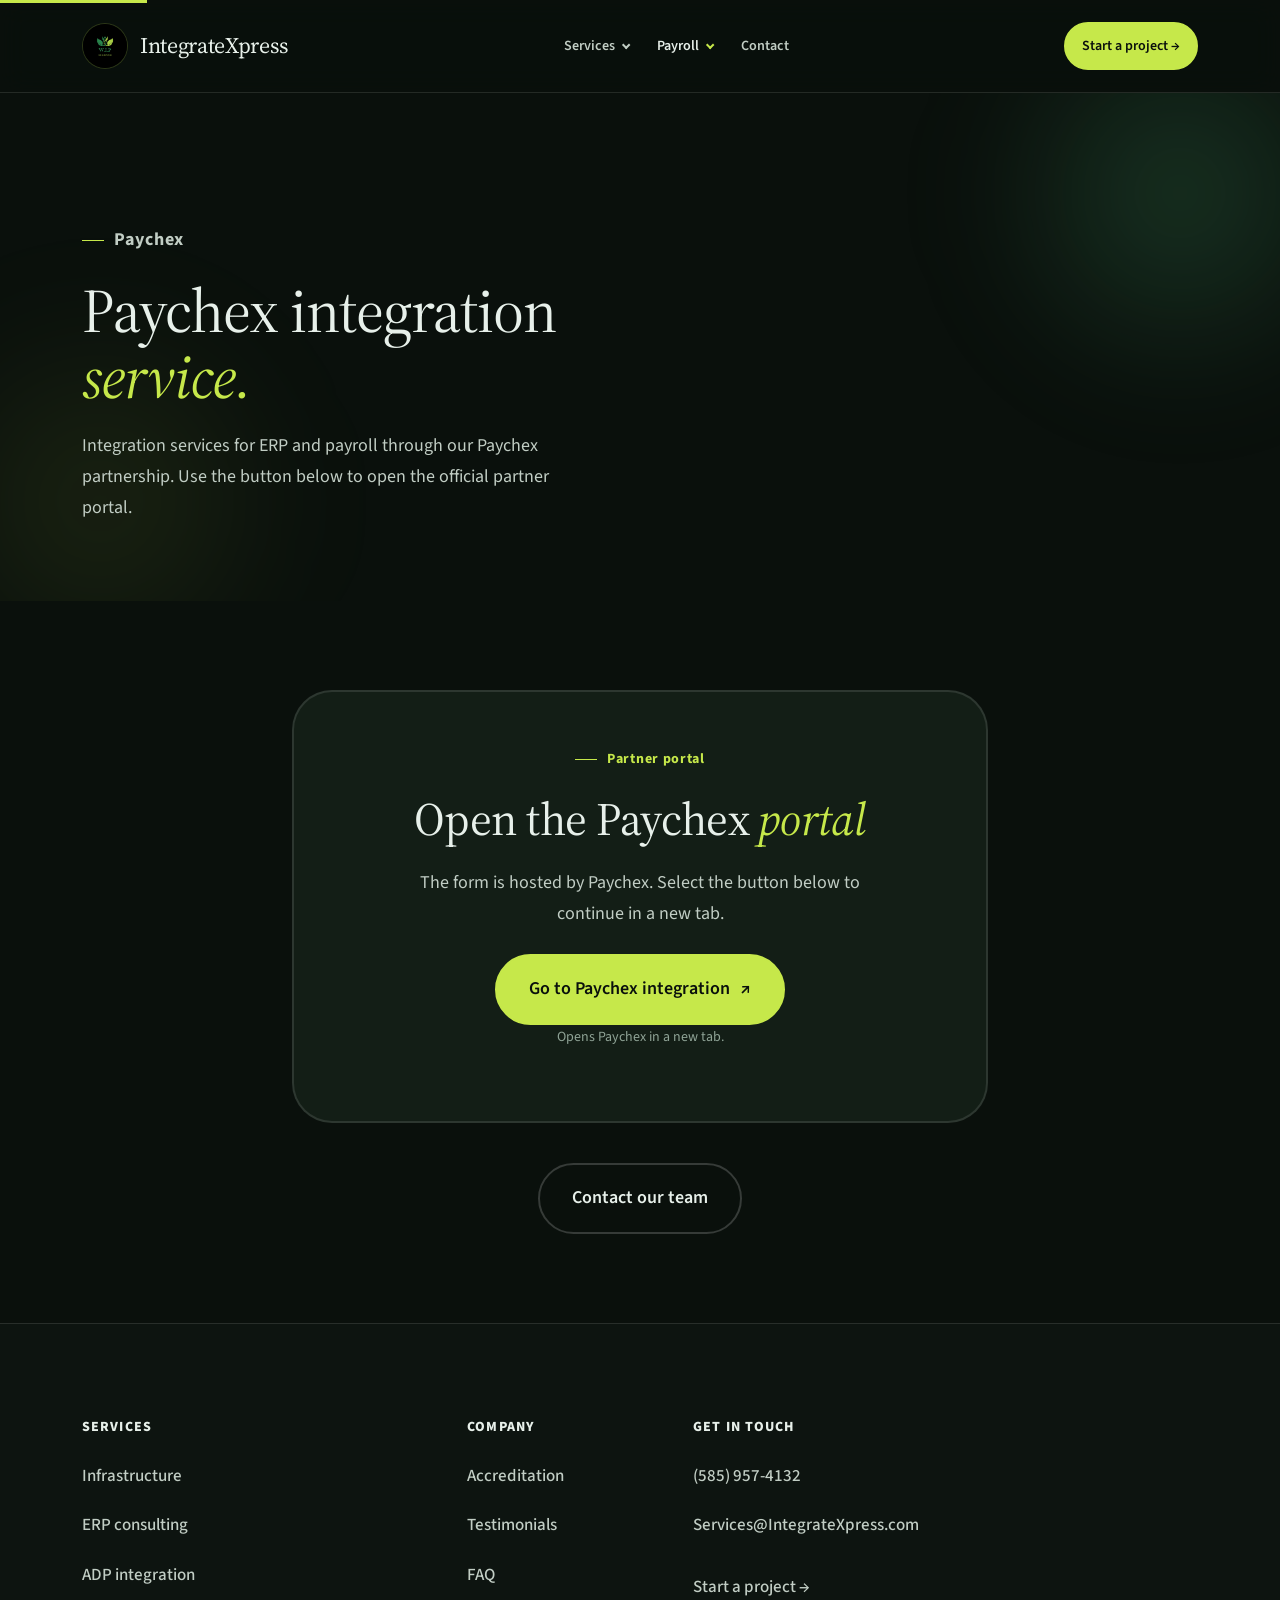
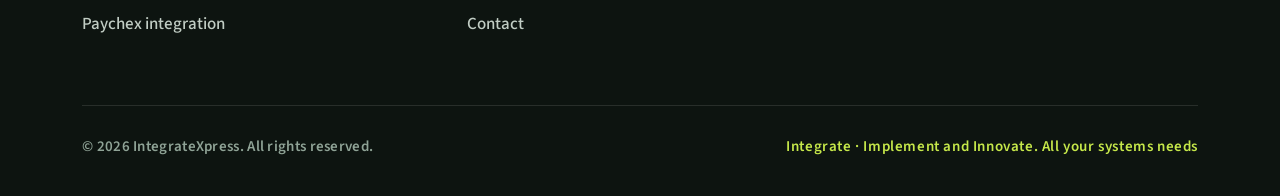
<file: paychex-integration.html>
﻿<!DOCTYPE html>
<html lang="en">
<head>
  <meta charset="UTF-8" />
  <meta name="viewport" content="width=device-width, initial-scale=1.0" />
  <title>Paychex Integration | IntegrateXpress</title>
  <meta name="description" content="IntegrateXpress Paychex integration: payroll and HR through our official Paychex partner page." />
  <link rel="icon" type="image/png" href="IntegrateXpress%20Logo%20(2).png" />
  <link rel="preconnect" href="https://fonts.googleapis.com" />
  <link rel="preconnect" href="https://fonts.gstatic.com" crossorigin />
  <link href="https://fonts.googleapis.com/css2?family=Source+Sans+3:ital,wght@0,400;0,500;0,600;0,700;1,400&family=Source+Serif+4:ital,opsz,wght@0,8..60,400;0,8..60,600;1,8..60,400&display=swap" rel="stylesheet" />
  <link rel="stylesheet" href="assets/css/styles.css?v=16" />
</head>
<body>
  <a href="#main" class="skip-link">Skip to content</a>

  <header class="site-header">
    <div class="container">
      <nav class="nav" data-nav aria-label="Primary">
        <a href="index.html" class="nav__brand">
          <img src="IntegrateXpress%20Logo%20(2).png" alt="" />
          <strong>IntegrateXpress</strong>
        </a>
        <button class="nav__toggle" data-nav-toggle aria-label="Toggle menu" aria-expanded="false">
          <span></span><span></span><span></span>
        </button>
                        <ul class="nav__links">
          <li class="nav__item nav__item--dropdown">
            <button type="button" class="nav__dropdown-btn" id="nav-services-btn" data-nav-dropdown="services" data-nav-dropdown-toggle aria-expanded="false" aria-haspopup="true" aria-controls="nav-services-menu">
              Services <span class="nav__dropdown-chevron" aria-hidden="true"></span>
            </button>
            <ul class="nav__sub" id="nav-services-menu" role="menu" aria-labelledby="nav-services-btn">
              <li role="none"><a href="infrastructure-integration.html" role="menuitem">Infrastructure</a></li>
              <li role="none"><a href="erp-consulting.html" role="menuitem">ERP consulting</a></li>
              <li role="none"><a href="services.html" role="menuitem">All services</a></li>
            </ul>
          </li>
          <li class="nav__item nav__item--dropdown">
            <button type="button" class="nav__dropdown-btn" id="nav-payroll-btn" data-nav-dropdown="payroll" data-nav-dropdown-toggle aria-expanded="false" aria-haspopup="true" aria-controls="nav-payroll-menu">
              Payroll <span class="nav__dropdown-chevron" aria-hidden="true"></span>
            </button>
            <ul class="nav__sub" id="nav-payroll-menu" role="menu" aria-labelledby="nav-payroll-btn">
              <li role="none"><a href="adp-integration.html" role="menuitem">ADP integration</a></li>
              <li role="none"><a href="paychex-integration.html" role="menuitem">Paychex integration</a></li>
            </ul>
          </li>
          <li><a href="contact.html">Contact</a></li>
        </ul>
        <a href="get-started.html" class="btn btn--primary btn--sm nav__cta">Start a project &rarr;</a>
      </nav>
    </div>
  </header>

  <main id="main">
    <section class="page-hero">
      <div class="container">
        <div class="page-hero__inner">
          <p class="kicker">Paychex</p>
          <h1>Paychex integration <br /><em>service.</em></h1>
          <p class="lead-text">Integration services for ERP and payroll through our Paychex partnership. Use the button below to open the official partner portal.</p>
        </div>
      </div>
    </section>

    <section class="section section--tight">
      <div class="container narrow-prose">
        <div class="partner-page-card">
          <p class="kicker">Partner portal</p>
          <h2>Open the Paychex <em>portal</em></h2>
          <p>The form is hosted by Paychex. Select the button below to continue in a new tab.</p>
          <a href="https://paychex.my.salesforce-sites.com/PaychexReferral?CustomerForm=true&amp;PartnerId=404690" class="btn btn--primary btn--lg" target="_blank" rel="noopener noreferrer">Go to Paychex integration <span class="arrow">&#8599;</span></a>
          <p class="partner-page-card__note">Opens Paychex in a new tab.</p>
        </div>
        <div class="cta-inline mt-block-lg">
          <a href="contact.html" class="btn btn--ghost btn--lg">Contact our team</a>
        </div>
      </div>
    </section>
  </main>

  <footer class="site-footer">
    <div class="container">
      <div class="footer__top">
        <div class="footer__col">
          <h4>Services</h4>
          <a href="infrastructure-integration.html">Infrastructure</a>
          <a href="erp-consulting.html">ERP consulting</a>
          <a href="adp-integration.html">ADP integration</a>
          <a href="paychex-integration.html">Paychex integration</a>
        </div>
        <div class="footer__col">
          <h4>Company</h4>
          <a href="accreditation.html">Accreditation</a>
          <a href="testimonials.html">Testimonials</a>
          <a href="faq.html">FAQ</a>
          <a href="contact.html">Contact</a>
        </div>
        <div class="footer__col">
          <h4>Get in touch</h4>
          <a href="tel:+15859574132">(585) 957-4132</a>
          <a href="mailto:Services@IntegrateXpress.com">Services@IntegrateXpress.com</a>
          <a href="get-started.html" class="footer-link--cta">Start a project &rarr;</a>
        </div>
      </div>
      <div class="footer__bottom">
        <span>&copy; <span data-year>2026</span> IntegrateXpress. All rights reserved.</span>
        <span class="seal">Integrate &middot; Implement and Innovate. All your systems needs</span>
      </div>
    </div>
  </footer>

  <script src="assets/js/main.js?v=16"></script>
</body>
</html>
</file>
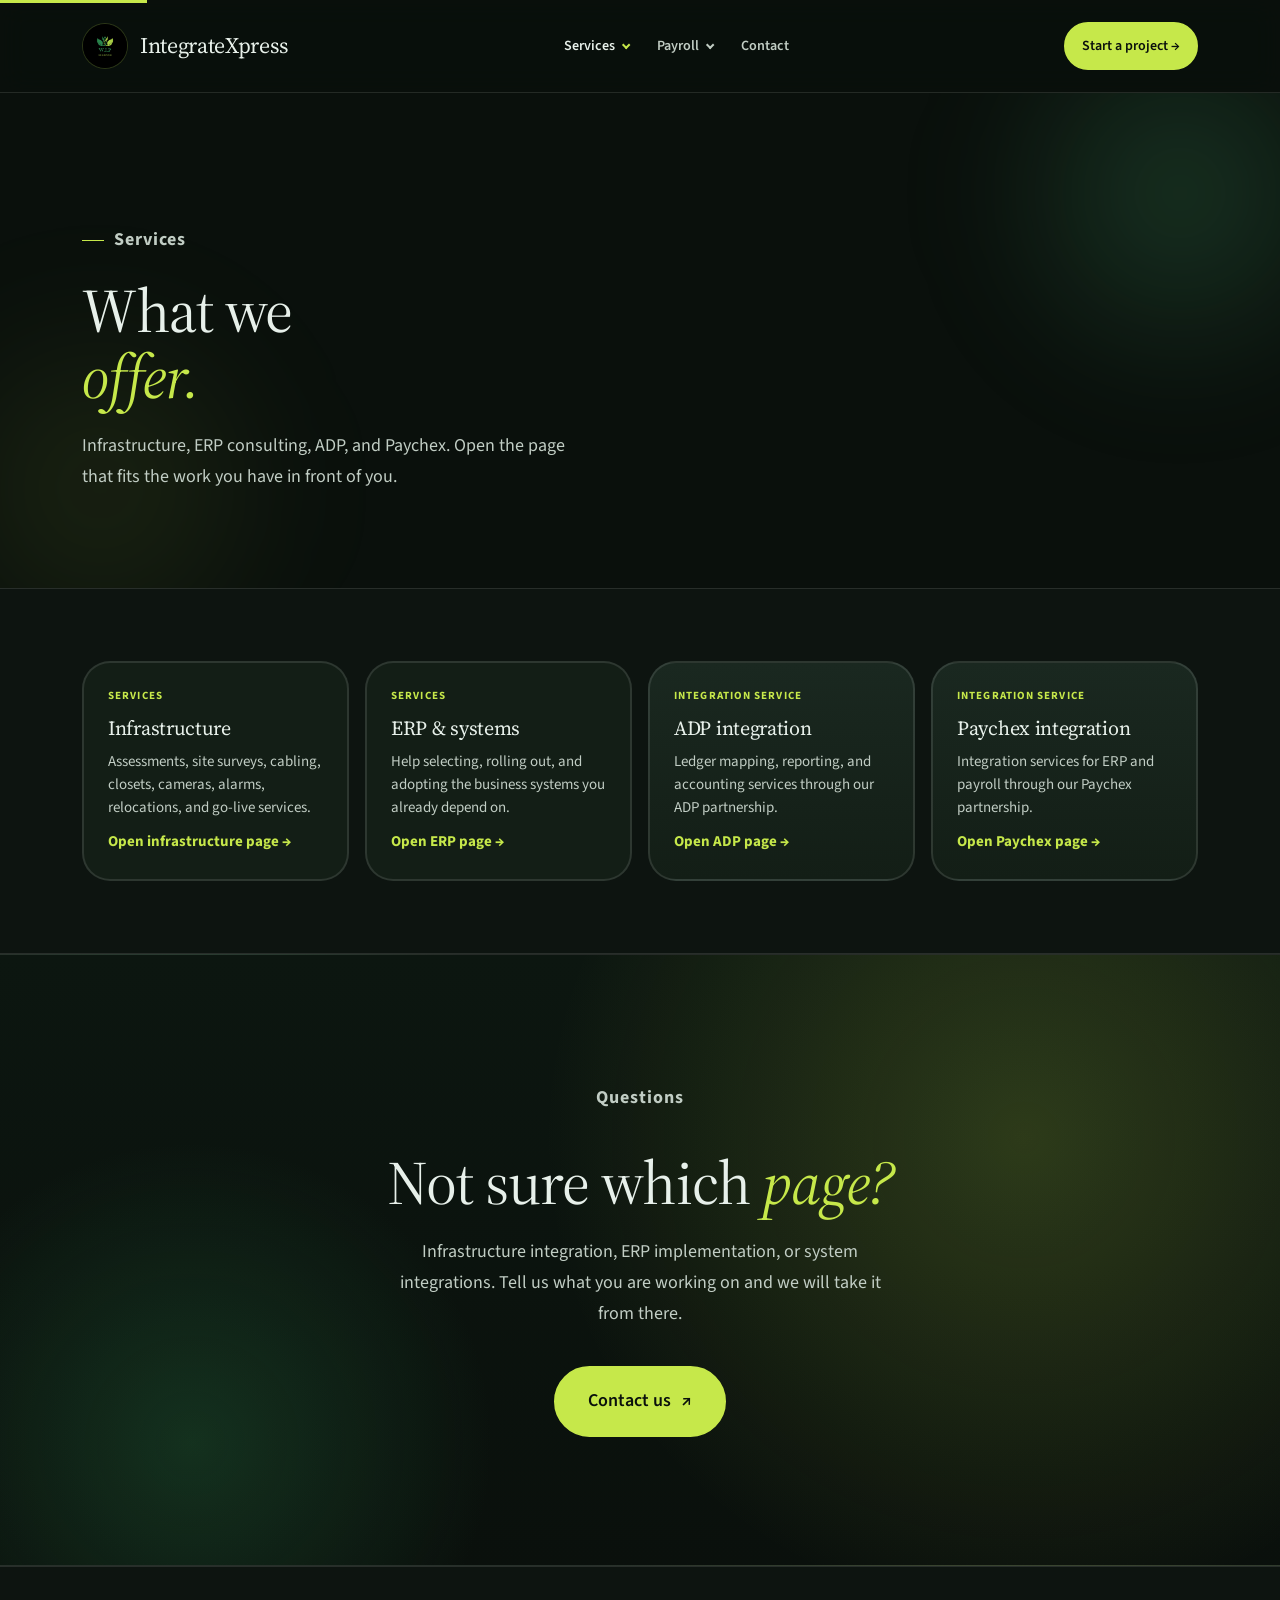
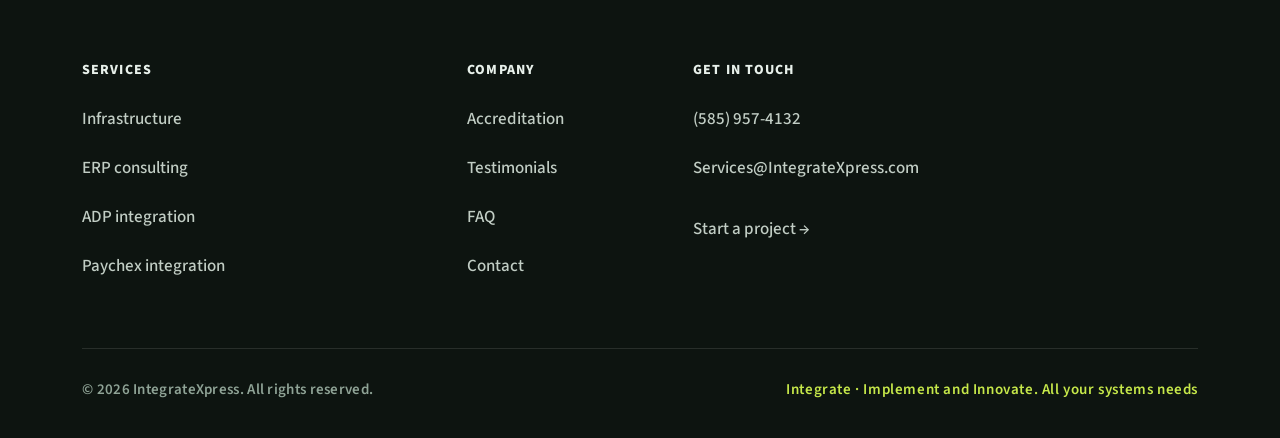
<file: services.html>
﻿<!DOCTYPE html>
<html lang="en">
<head>
  <meta charset="UTF-8" />
  <meta name="viewport" content="width=device-width, initial-scale=1.0" />
  <title>Services | IntegrateXpress</title>
  <meta name="description" content="Infrastructure, ERP consulting, ADP integration, and Paychex integration. Each has its own page." />
  <link rel="icon" type="image/png" href="IntegrateXpress%20Logo%20(2).png" />
  <link rel="preconnect" href="https://fonts.googleapis.com" />
  <link rel="preconnect" href="https://fonts.gstatic.com" crossorigin />
  <link href="https://fonts.googleapis.com/css2?family=Source+Sans+3:ital,wght@0,400;0,500;0,600;0,700;1,400&family=Source+Serif+4:ital,opsz,wght@0,8..60,400;0,8..60,600;1,8..60,400&display=swap" rel="stylesheet" />
  <link rel="stylesheet" href="assets/css/styles.css?v=16" />
</head>
<body>
  <a href="#main" class="skip-link">Skip to content</a>

  <header class="site-header">
    <div class="container">
      <nav class="nav" data-nav aria-label="Primary">
        <a href="index.html" class="nav__brand">
          <img src="IntegrateXpress%20Logo%20(2).png" alt="" />
          <strong>IntegrateXpress</strong>
        </a>
        <button class="nav__toggle" data-nav-toggle aria-label="Toggle menu" aria-expanded="false">
          <span></span><span></span><span></span>
        </button>
                        <ul class="nav__links">
          <li class="nav__item nav__item--dropdown">
            <button type="button" class="nav__dropdown-btn" id="nav-services-btn" data-nav-dropdown="services" data-nav-dropdown-toggle aria-expanded="false" aria-haspopup="true" aria-controls="nav-services-menu">
              Services <span class="nav__dropdown-chevron" aria-hidden="true"></span>
            </button>
            <ul class="nav__sub" id="nav-services-menu" role="menu" aria-labelledby="nav-services-btn">
              <li role="none"><a href="infrastructure-integration.html" role="menuitem">Infrastructure</a></li>
              <li role="none"><a href="erp-consulting.html" role="menuitem">ERP consulting</a></li>
              <li role="none"><a href="services.html" role="menuitem">All services</a></li>
            </ul>
          </li>
          <li class="nav__item nav__item--dropdown">
            <button type="button" class="nav__dropdown-btn" id="nav-payroll-btn" data-nav-dropdown="payroll" data-nav-dropdown-toggle aria-expanded="false" aria-haspopup="true" aria-controls="nav-payroll-menu">
              Payroll <span class="nav__dropdown-chevron" aria-hidden="true"></span>
            </button>
            <ul class="nav__sub" id="nav-payroll-menu" role="menu" aria-labelledby="nav-payroll-btn">
              <li role="none"><a href="adp-integration.html" role="menuitem">ADP integration</a></li>
              <li role="none"><a href="paychex-integration.html" role="menuitem">Paychex integration</a></li>
            </ul>
          </li>
          <li><a href="contact.html">Contact</a></li>
        </ul>
        <a href="get-started.html" class="btn btn--primary btn--sm nav__cta">Start a project &rarr;</a>
      </nav>
    </div>
  </header>

  <main id="main">

    <section class="page-hero">
      <div class="container">
        <div class="page-hero__inner reveal">
          <p class="kicker">Services</p>
          <h1>What we <br /><em>offer.</em></h1>
          <p>Infrastructure, ERP consulting, ADP, and Paychex. Open the page that fits the work you have in front of you.</p>
        </div>
      </div>
    </section>

    <section class="services-hub section--tight">
      <div class="container">
        <div class="services-hub__grid reveal">
          <a href="infrastructure-integration.html" class="services-hub__card">
            <span class="services-hub__tag">Services</span>
            <h3>Infrastructure</h3>
            <p>Assessments, site surveys, cabling, closets, cameras, alarms, relocations, and go-live services.</p>
            <span class="services-hub__cta">Open infrastructure page &rarr;</span>
          </a>
          <a href="erp-consulting.html" class="services-hub__card">
            <span class="services-hub__tag">Services</span>
            <h3>ERP &amp; systems</h3>
            <p>Help selecting, rolling out, and adopting the business systems you already depend on.</p>
            <span class="services-hub__cta">Open ERP page &rarr;</span>
          </a>
          <a href="adp-integration.html" class="services-hub__card services-hub__card--partner">
            <span class="services-hub__tag">Integration service</span>
            <h3>ADP integration</h3>
            <p>Ledger mapping, reporting, and accounting services through our ADP partnership.</p>
            <span class="services-hub__cta">Open ADP page &rarr;</span>
          </a>
          <a href="paychex-integration.html" class="services-hub__card services-hub__card--partner">
            <span class="services-hub__tag">Integration service</span>
            <h3>Paychex integration</h3>
            <p>Integration services for ERP and payroll through our Paychex partnership.</p>
            <span class="services-hub__cta">Open Paychex page &rarr;</span>
          </a>
        </div>
      </div>
    </section>

    <section class="cta-band">
      <div class="container reveal">
        <p class="kicker kicker--plain">Questions</p>
        <h2>Not sure which <em>page?</em></h2>
        <p>Infrastructure integration, ERP implementation, or system integrations. Tell us what you are working on and we will take it from there.</p>
        <a href="contact.html" class="btn btn--primary btn--lg">Contact us <span class="arrow">&#8599;</span></a>
      </div>
    </section>
  </main>

  <footer class="site-footer">
    <div class="container">
      <div class="footer__top">
        <div class="footer__col">
          <h4>Services</h4>
          <a href="infrastructure-integration.html">Infrastructure</a>
          <a href="erp-consulting.html">ERP consulting</a>
          <a href="adp-integration.html">ADP integration</a>
          <a href="paychex-integration.html">Paychex integration</a>
        </div>
        <div class="footer__col">
          <h4>Company</h4>
          <a href="accreditation.html">Accreditation</a>
          <a href="testimonials.html">Testimonials</a>
          <a href="faq.html">FAQ</a>
          <a href="contact.html">Contact</a>
        </div>
        <div class="footer__col">
          <h4>Get in touch</h4>
          <a href="tel:+15859574132">(585) 957-4132</a>
          <a href="mailto:Services@IntegrateXpress.com">Services@IntegrateXpress.com</a>
          <a href="get-started.html" class="footer-link--cta">Start a project &rarr;</a>
        </div>
      </div>
      <div class="footer__bottom">
        <span>&copy; <span data-year>2026</span> IntegrateXpress. All rights reserved.</span>
        <span class="seal">Integrate &middot; Implement and Innovate. All your systems needs</span>
      </div>
    </div>
  </footer>

  <script src="assets/js/main.js?v=16"></script>
</body>
</html>
</file>
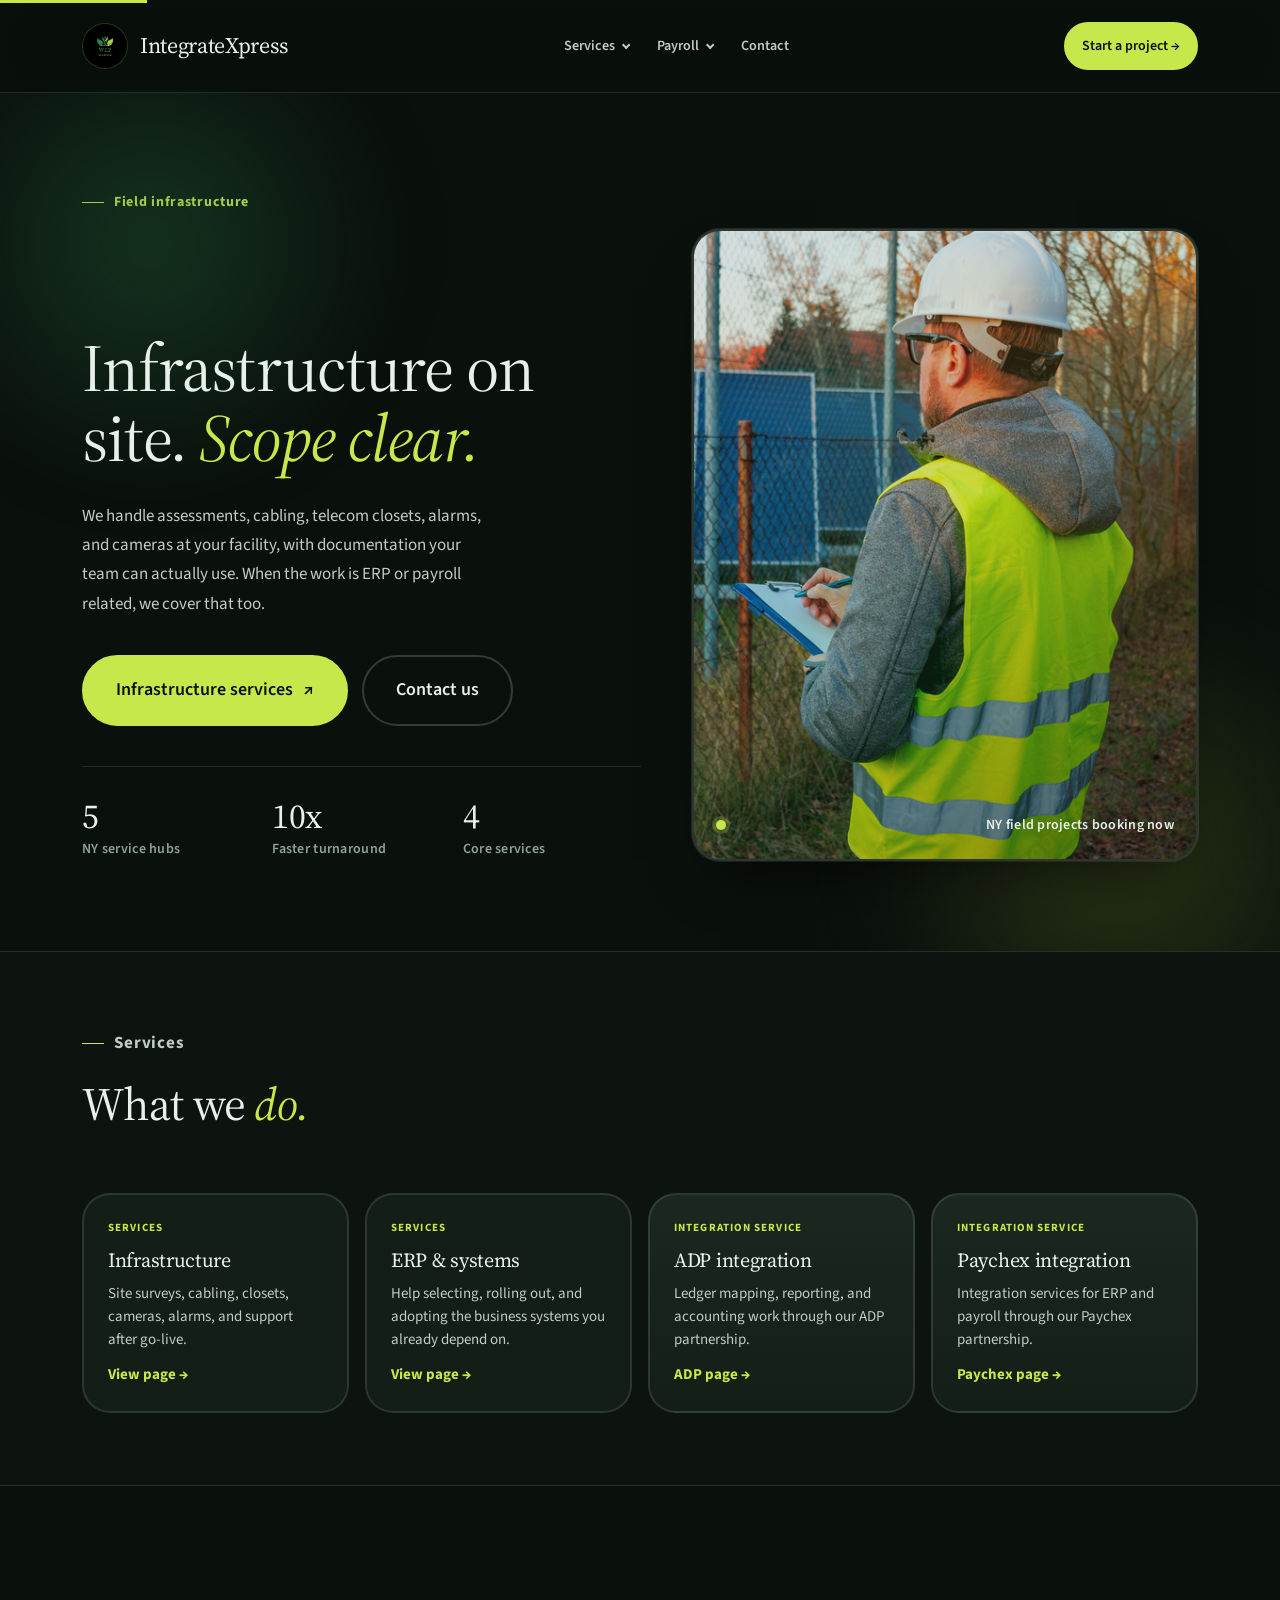
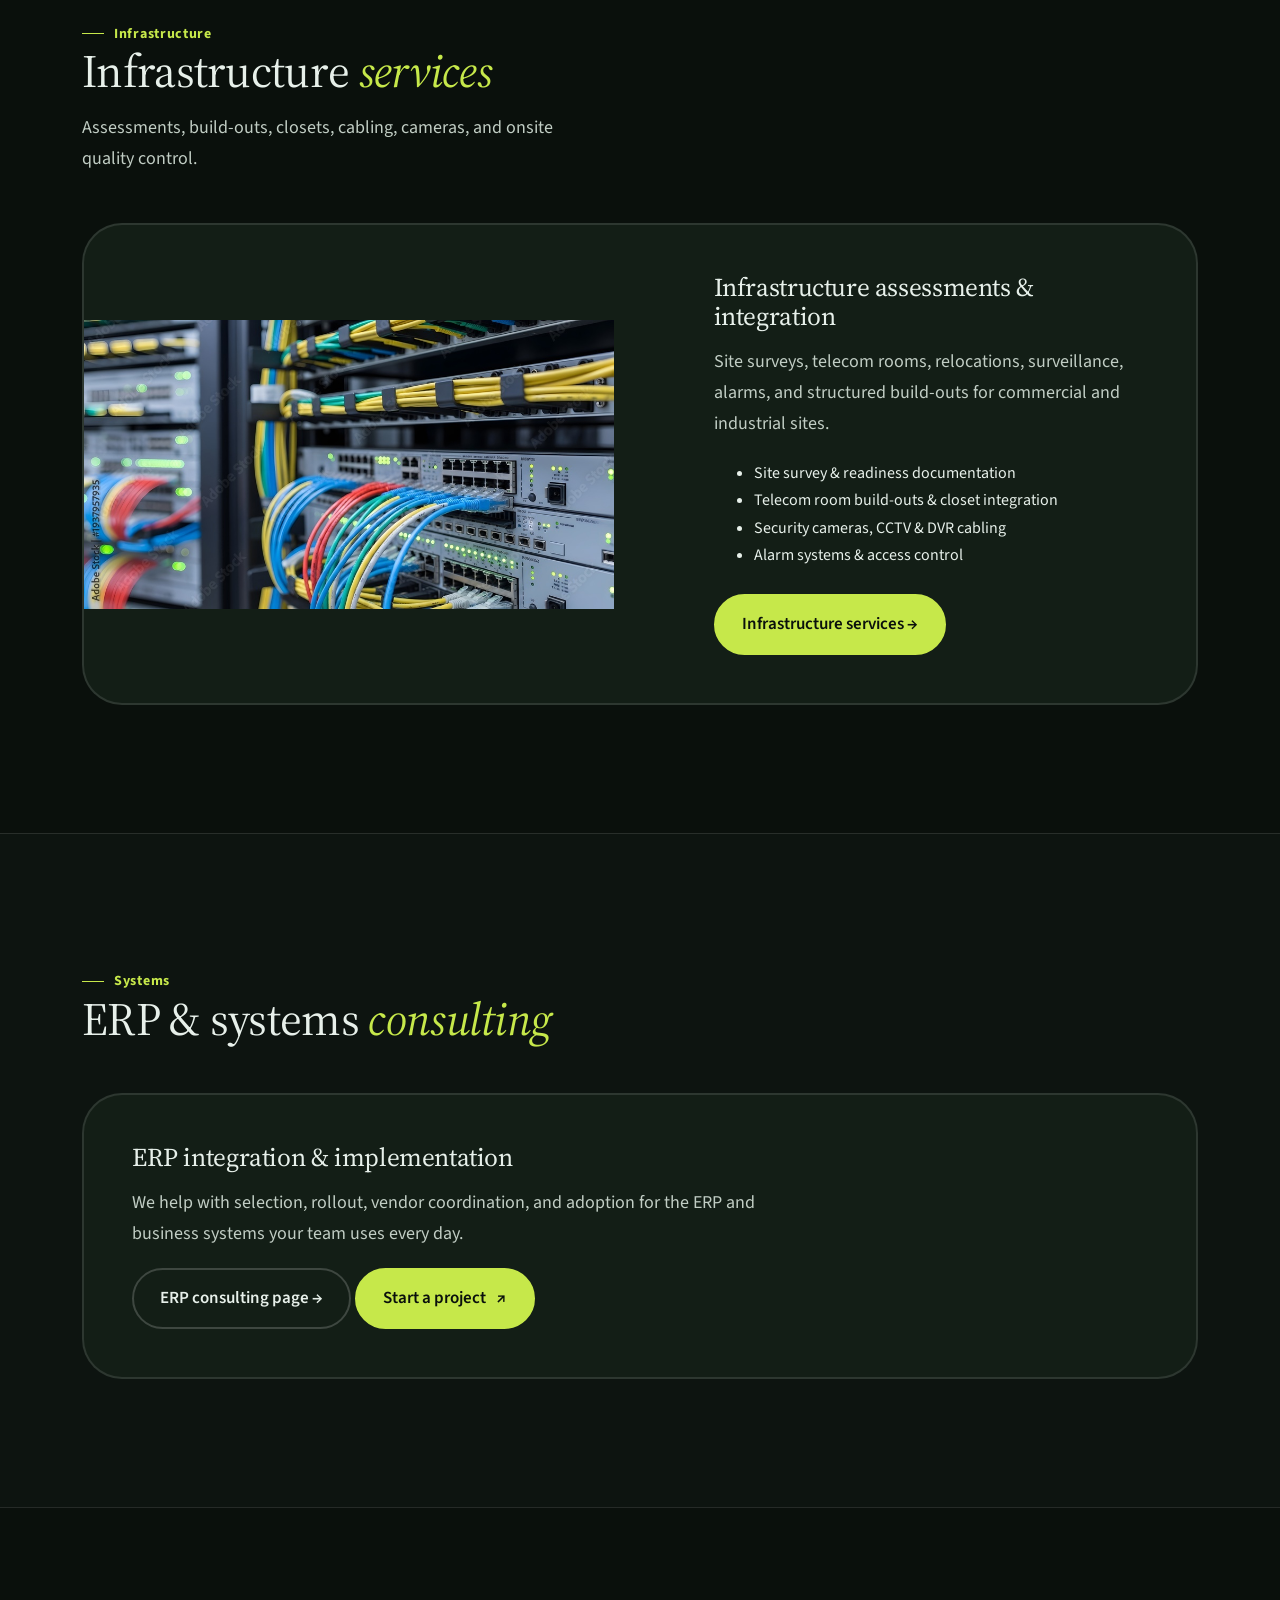
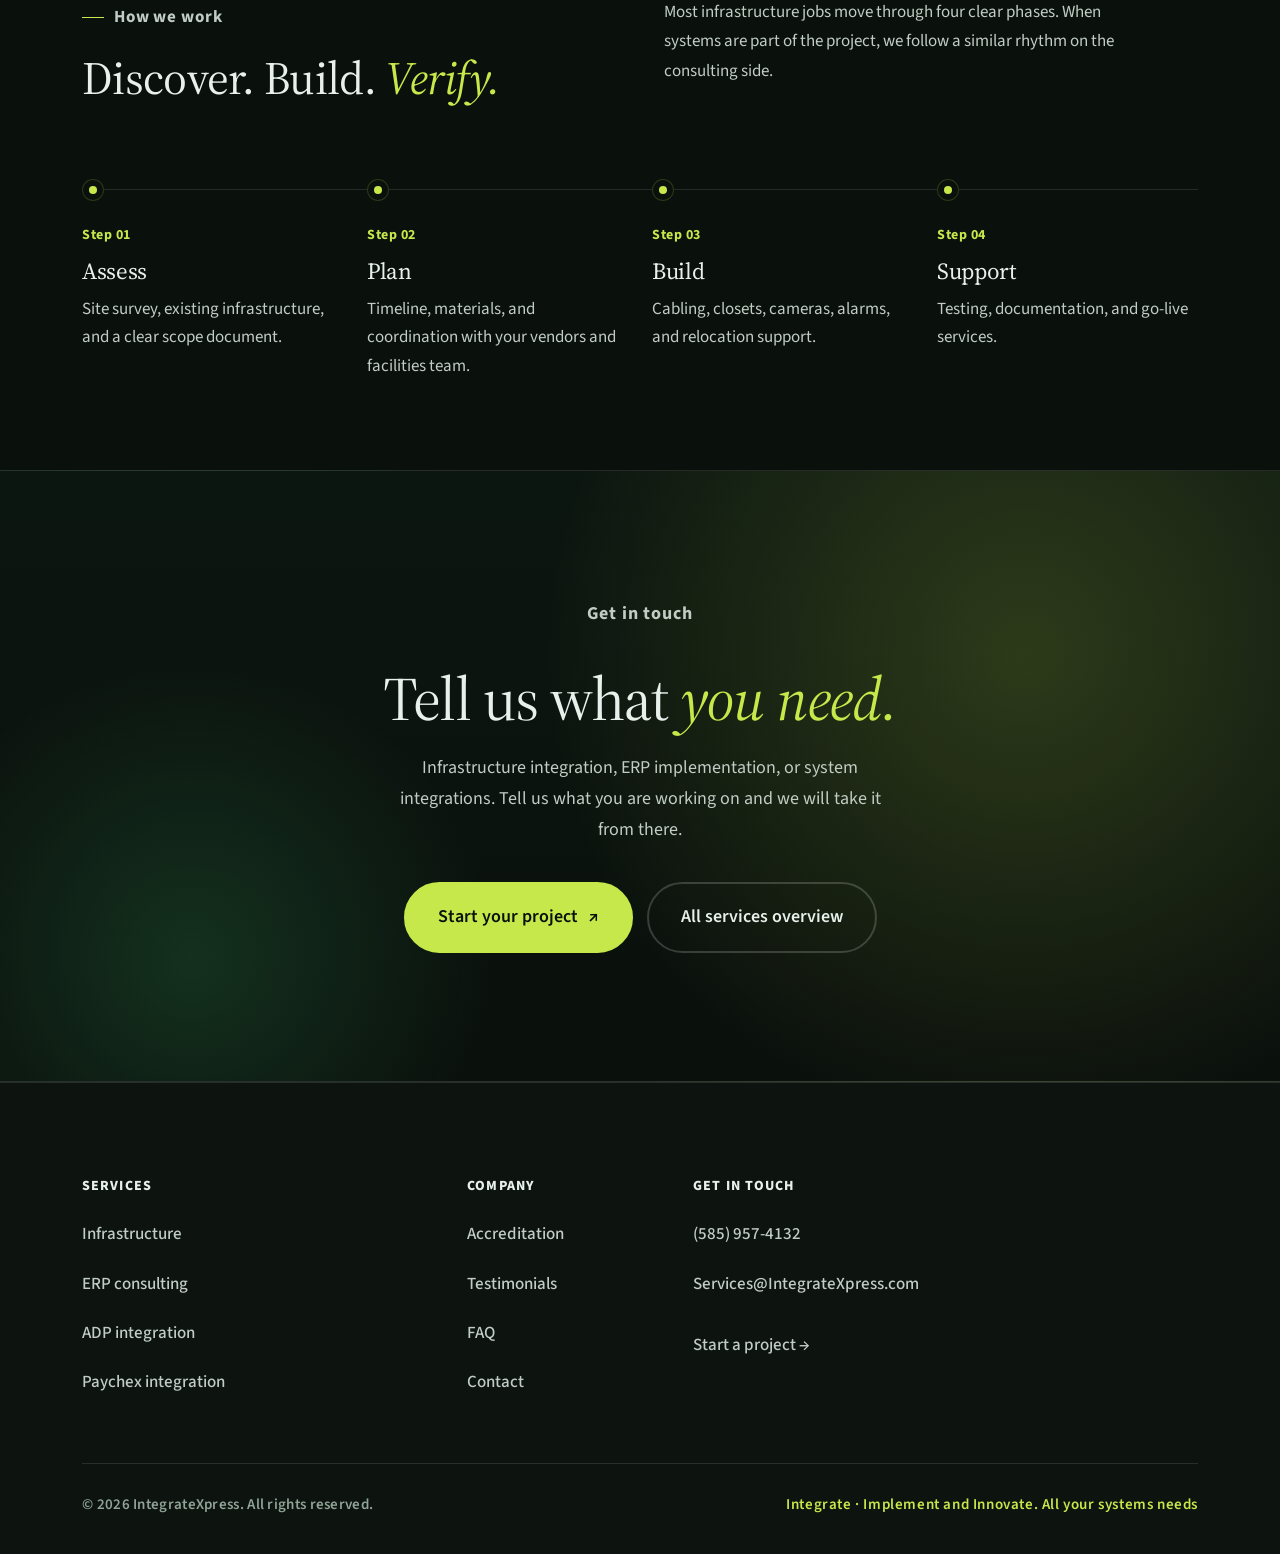
<file: team.html>
﻿<!DOCTYPE html>
<html lang="en">
<head>
  <meta charset="UTF-8" />
  <meta http-equiv="refresh" content="0; url=index.html" />
  <meta name="viewport" content="width=device-width, initial-scale=1.0" />
  <title>Redirectingâ€¦ | IntegrateXpress</title>
  <link rel="canonical" href="index.html" />
</head>
<body>
  <p>Team page coming soon. <a href="index.html">Go to homepage</a>.</p>
</body>
</html>
</file>
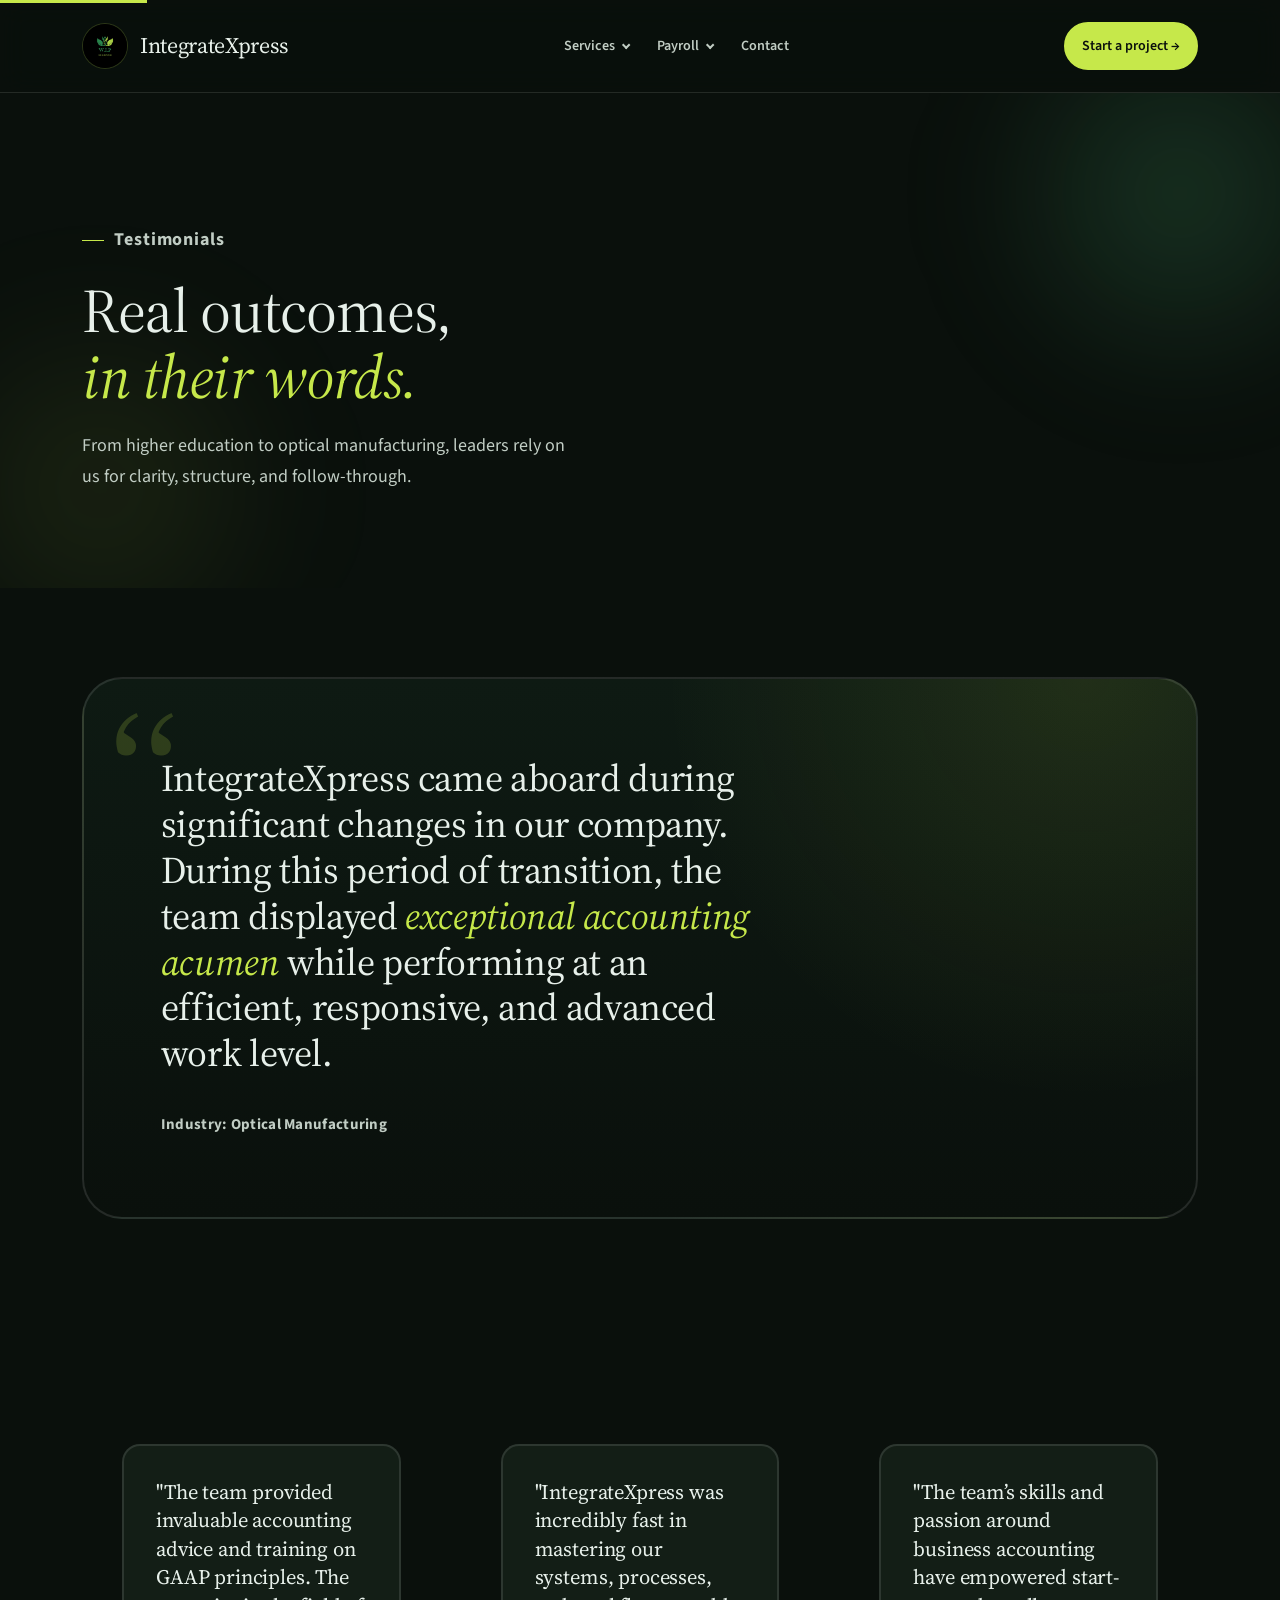
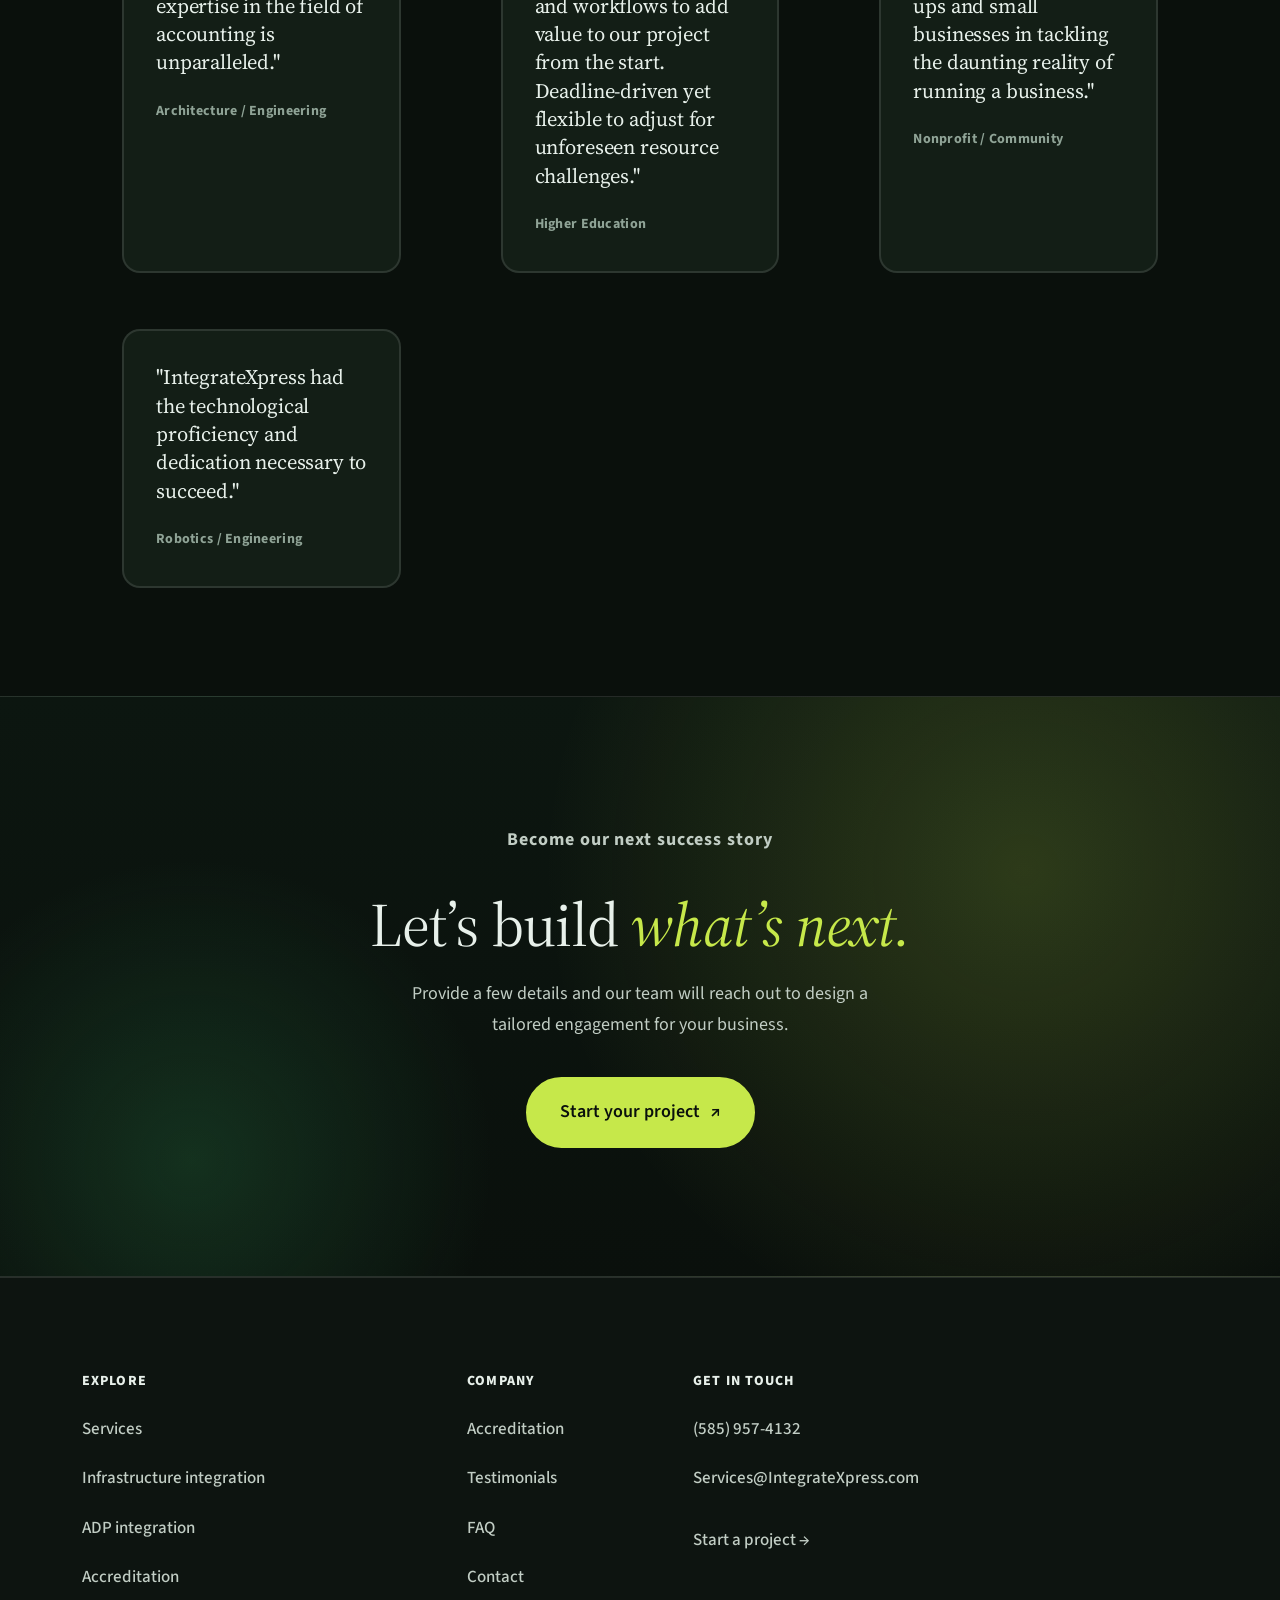
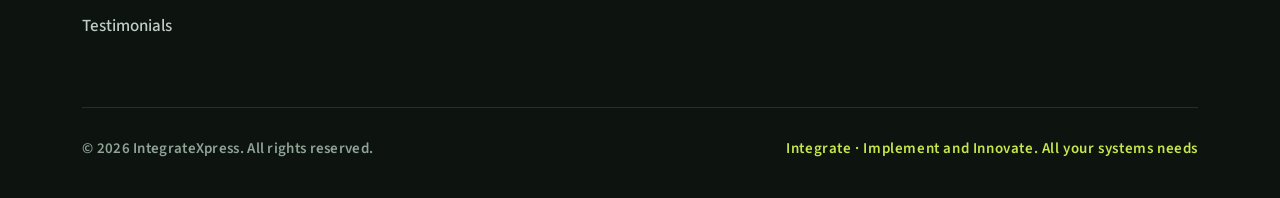
<file: testimonials.html>
﻿<!DOCTYPE html>
<html lang="en">
<head>
  <meta charset="UTF-8" />
  <meta name="viewport" content="width=device-width, initial-scale=1.0" />
  <title>Testimonials | IntegrateXpress</title>
  <meta name="description" content="What our clients say about partnering with IntegrateXpress." />
  <link rel="icon" type="image/png" href="IntegrateXpress%20Logo%20(2).png" />
  <link rel="preconnect" href="https://fonts.googleapis.com" />
  <link rel="preconnect" href="https://fonts.gstatic.com" crossorigin />
  <link href="https://fonts.googleapis.com/css2?family=Source+Sans+3:ital,wght@0,400;0,500;0,600;0,700;1,400&family=Source+Serif+4:ital,opsz,wght@0,8..60,400;0,8..60,600;1,8..60,400&display=swap" rel="stylesheet" />
  <link rel="stylesheet" href="assets/css/styles.css?v=16" />
</head>
<body>
  <a href="#main" class="skip-link">Skip to content</a>

  <header class="site-header">
    <div class="container">
      <nav class="nav" data-nav aria-label="Primary">
        <a href="index.html" class="nav__brand">
          <img src="IntegrateXpress%20Logo%20(2).png" alt="" />
          <strong>IntegrateXpress</strong>
        </a>
        <button class="nav__toggle" data-nav-toggle aria-label="Toggle menu" aria-expanded="false">
          <span></span><span></span><span></span>
        </button>
                        <ul class="nav__links">
          <li class="nav__item nav__item--dropdown">
            <button type="button" class="nav__dropdown-btn" id="nav-services-btn" data-nav-dropdown="services" data-nav-dropdown-toggle aria-expanded="false" aria-haspopup="true" aria-controls="nav-services-menu">
              Services <span class="nav__dropdown-chevron" aria-hidden="true"></span>
            </button>
            <ul class="nav__sub" id="nav-services-menu" role="menu" aria-labelledby="nav-services-btn">
              <li role="none"><a href="infrastructure-integration.html" role="menuitem">Infrastructure</a></li>
              <li role="none"><a href="erp-consulting.html" role="menuitem">ERP consulting</a></li>
              <li role="none"><a href="services.html" role="menuitem">All services</a></li>
            </ul>
          </li>
          <li class="nav__item nav__item--dropdown">
            <button type="button" class="nav__dropdown-btn" id="nav-payroll-btn" data-nav-dropdown="payroll" data-nav-dropdown-toggle aria-expanded="false" aria-haspopup="true" aria-controls="nav-payroll-menu">
              Payroll <span class="nav__dropdown-chevron" aria-hidden="true"></span>
            </button>
            <ul class="nav__sub" id="nav-payroll-menu" role="menu" aria-labelledby="nav-payroll-btn">
              <li role="none"><a href="adp-integration.html" role="menuitem">ADP integration</a></li>
              <li role="none"><a href="paychex-integration.html" role="menuitem">Paychex integration</a></li>
            </ul>
          </li>
          <li><a href="contact.html">Contact</a></li>
        </ul>
        <a href="get-started.html" class="btn btn--primary btn--sm nav__cta">Start a project &rarr;</a>
      </nav>
    </div>
  </header>

  <main id="main">

    <section class="page-hero">
      <div class="container">
        <div class="page-hero__inner reveal">
          <p class="kicker">Testimonials</p>
          <h1>Real outcomes, <br /><em>in their words.</em></h1>
          <p>From higher education to optical manufacturing, leaders rely on us for clarity, structure, and follow-through.</p>
        </div>
      </div>
    </section>

    <!-- FEATURED QUOTE -->
    <section class="section section--tight">
      <div class="container">
        <div class="featured-quote reveal">
          <blockquote>
            IntegrateXpress came aboard during significant changes in our company. During this period of transition, the team displayed <em>exceptional accounting acumen</em> while performing at an efficient, responsive, and advanced work level.
          </blockquote>
          <cite>Industry: Optical Manufacturing</cite>
        </div>
      </div>
    </section>

    <!-- GRID -->
    <section class="section section--tight">
      <div class="container">
        <div class="quotes reveal">
          <figure class="quote">
            <blockquote>"The team provided invaluable accounting advice and training on GAAP principles. The expertise in the field of accounting is unparalleled."</blockquote>
            <cite>Architecture / Engineering</cite>
          </figure>

          <figure class="quote">
            <blockquote>"IntegrateXpress was incredibly fast in mastering our systems, processes, and workflows to add value to our project from the start. Deadline-driven yet flexible to adjust for unforeseen resource challenges."</blockquote>
            <cite>Higher Education</cite>
          </figure>

          <figure class="quote">
            <blockquote>"The team&rsquo;s skills and passion around business accounting have empowered start-ups and small businesses in tackling the daunting reality of running a business."</blockquote>
            <cite>Nonprofit / Community</cite>
          </figure>

          <figure class="quote">
            <blockquote>"IntegrateXpress had the technological proficiency and dedication necessary to succeed."</blockquote>
            <cite>Robotics / Engineering</cite>
          </figure>
        </div>
      </div>
    </section>

    <!-- CTA -->
    <section class="cta-band">
      <div class="container reveal">
        <p class="kicker kicker--plain">Become our next success story</p>
        <h2>Let&rsquo;s build <em>what&rsquo;s next.</em></h2>
        <p>Provide a few details and our team will reach out to design a tailored engagement for your business.</p>
        <a href="get-started.html" class="btn btn--primary btn--lg">Start your project <span class="arrow">&#8599;</span></a>
      </div>
    </section>
  </main>

  <footer class="site-footer">
    <div class="container">
      <div class="footer__top">
        <div class="footer__col">
          <h4>Explore</h4>
          <a href="services.html">Services</a>
          <a href="infrastructure-integration.html">Infrastructure integration</a>
          <a href="adp-integration.html">ADP integration</a>
          <a href="accreditation.html">Accreditation</a>
          <a href="testimonials.html">Testimonials</a>
        </div>
        <div class="footer__col">
          <h4>Company</h4>
          <a href="accreditation.html">Accreditation</a>
          <a href="testimonials.html">Testimonials</a>
          <a href="faq.html">FAQ</a>
          <a href="contact.html">Contact</a>
        </div>
        <div class="footer__col">
          <h4>Get in touch</h4>
          <a href="tel:+15859574132">(585) 957-4132</a>
          <a href="mailto:Services@IntegrateXpress.com">Services@IntegrateXpress.com</a>
          <a href="get-started.html" class="footer-link--cta">Start a project &rarr;</a>
        </div>
      </div>
      <div class="footer__bottom">
        <span>&copy; <span data-year>2026</span> IntegrateXpress. All rights reserved.</span>
        <span class="seal">Integrate &middot; Implement and Innovate. All your systems needs</span>
      </div>
    </div>
  </footer>

  <script src="assets/js/main.js?v=16"></script>
</body>
</html>
</file>
<file: assets/css/styles.css>
/* ============================================================
   IntegrateXpress  --  dark editorial green theme
   ============================================================ */

:root {
  /* Surfaces */
  --bg: #0a100c;
  --bg-2: #0d1410;
  --surface: #131e16;
  --surface-2: #1a2820;
  --surface-3: #213029;
  --line: rgba(255, 255, 255, 0.11);
  --line-2: rgba(198, 232, 74, 0.18);

  /* Greens */
  --green-deep: #1a5a36;
  --green: #2a7a47;
  --green-2: #46a16a;
  --olive: #8aa83e;

  /* Lime accent (from the brighter logo leaf) */
  --lime: #c6e84a;
  --lime-soft: rgba(198, 232, 74, 0.14);
  --lime-bright: #d8ee62;
  --lime-deep: #aacc2d;

  /* Text — slightly brighter secondary for readability */
  --text: #e7f0ea;
  --text-2: #c1cdc4;
  --text-3: #8fa396;

  /* Radius / shadow */
  --r-sm: 10px;
  --r: 18px;
  --r-lg: 28px;
  --r-xl: 40px;
  --shadow-1: 0 1px 0 rgba(255, 255, 255, 0.04) inset, 0 20px 40px -20px rgba(0, 0, 0, 0.6);
  --shadow-2: 0 30px 60px -30px rgba(0, 0, 0, 0.7), 0 0 0 1px var(--line);

  /* Type — high-legibility pairing */
  --display: "Source Serif 4", "Source Serif Pro", Georgia, "Times New Roman", serif;
  --sans: "Source Sans 3", -apple-system, BlinkMacSystemFont, "Segoe UI", Roboto, Helvetica, Arial, sans-serif;
  --mono: var(--sans);

  /* Layout */
  --container: 1180px;
  --header-h: 92px;
  --tap-min: 48px;
}

* { box-sizing: border-box; }

html { scroll-behavior: smooth; background: var(--bg); }

body {
  margin: 0;
  font-family: var(--sans);
  font-size: 1.125rem;
  line-height: 1.72;
  color: var(--text);
  background: var(--bg);
  -webkit-font-smoothing: antialiased;
  -moz-osx-font-smoothing: grayscale;
  overflow-x: hidden;
}

img, video, svg { max-width: 100%; display: block; }

::selection { background: var(--lime); color: #0a100c; }

/* Comfortable focus indicators */
:focus-visible {
  outline: 3px solid var(--lime-bright);
  outline-offset: 3px;
}
:focus:not(:focus-visible) {
  outline: none;
}

a {
  color: var(--text);
  text-decoration: none;
  transition: color .2s ease;
}
a:hover { color: var(--lime); }

h1, h2, h3, h4 {
  font-family: var(--display);
  font-weight: 400;
  color: var(--text);
  letter-spacing: -0.015em;
  line-height: 1.12;
  margin: 0 0 .52em;
}
h1 { font-size: clamp(2.35rem, 5.2vw, 4.5rem); line-height: 1.06; }
h2 { font-size: clamp(1.9rem, 3.6vw, 3.35rem); }
h3 { font-size: clamp(1.35rem, 2vw, 1.95rem); }
h4 {
  font-family: var(--sans);
  font-size: 1.0625rem;
  font-weight: 700;
  letter-spacing: .06em;
  text-transform: uppercase;
}
em, .italic { font-style: italic; color: var(--lime); }

p { margin: 0 0 1em; color: var(--text-2); }

.btn--primary:focus-visible {
  outline: 3px solid #fff;
  outline-offset: 4px;
}

.container {
  width: 100%;
  max-width: var(--container);
  margin: 0 auto;
  padding: 0 32px;
}
@media (max-width: 600px) { .container { padding: 0 20px; } }

.section { padding: clamp(80px, 10vw, 128px) 0; position: relative; }
.section--tight { padding: clamp(64px, 7vw, 96px) 0; }
.section--divider { border-top: 1px solid var(--line); }

/* Eyebrow / kicker — clear labels without tiny monospace */
.kicker {
  font-family: var(--sans);
  font-size: 0.875rem;
  font-weight: 700;
  text-transform: none;
  letter-spacing: 0.05em;
  color: var(--lime);
  margin: 0 0 1.25em;
  display: inline-flex;
  align-items: center;
  gap: 10px;
  line-height: 1.35;
}
.kicker::before {
  content: "";
  width: 22px;
  height: 1px;
  background: var(--lime);
  display: inline-block;
}
.kicker--plain::before { display: none; }

/* Skip link */
.skip-link {
  position: absolute;
  left: 0; top: -40px;
  background: var(--lime);
  color: #0a100c;
  padding: 12px 18px;
  font-weight: 700;
  z-index: 1000;
  font-family: var(--sans);
  font-size: 0.9375rem;
  letter-spacing: .04em;
  line-height: 1.25;
}
.skip-link:focus { top: 0; color: #0a100c; }
.skip-link:focus-visible {
  outline: 3px solid #0a100c;
  outline-offset: 2px;
}

/* ============================================================
   Header / Nav
   ============================================================ */
.site-header {
  position: sticky;
  top: 0;
  z-index: 100;
  background: rgba(10, 16, 12, 0.72);
  backdrop-filter: saturate(160%) blur(14px);
  -webkit-backdrop-filter: saturate(160%) blur(14px);
  border-bottom: 1px solid var(--line);
}
.nav {
  display: flex;
  align-items: center;
  justify-content: space-between;
  height: var(--header-h);
  gap: 24px;
  position: relative;
}
.nav__brand {
  display: flex;
  align-items: center;
  gap: 12px;
  font-family: var(--display);
  font-size: 1.375rem;
  letter-spacing: -0.015em;
  color: var(--text);
}
.nav__brand:hover { color: var(--text); }
.nav__brand img {
  height: 46px;
  width: 46px;
  object-fit: cover;
  border-radius: 50%;
  background: #0a100c;
  border: 1px solid var(--line-2);
}
.nav__brand strong { font-weight: 400; }

.nav__links {
  display: flex;
  align-items: center;
  gap: clamp(12px, 2vw, 22px);
  list-style: none;
  padding: 0;
  margin: 0;
  flex: 1;
  justify-content: center;
  min-width: 0;
}
.nav__links a {
  font-size: clamp(0.8125rem, 1.1vw, 1rem);
  color: var(--text-2);
  font-weight: 600;
  position: relative;
  padding: 14px 0;
  min-height: var(--tap-min);
  display: inline-flex;
  align-items: center;
  white-space: nowrap;
  transition: color .2s ease;
}
.nav__links a:hover { color: var(--text); }
.nav__links a.is-active { color: var(--text); }
.nav__links a.is-active::before {
  content: "";
  width: 5px; height: 5px;
  border-radius: 50%;
  background: var(--lime);
  position: absolute;
  left: -12px; top: 50%;
  transform: translateY(-50%);
}

/* Services dropdown */
.nav__links > li {
  list-style: none;
}
.nav__item--dropdown {
  position: relative;
  display: flex;
  flex-wrap: wrap;
  align-items: center;
}
.nav__dropdown-btn {
  font-family: inherit;
  font-size: clamp(0.8125rem, 1.1vw, 1rem);
  font-weight: 600;
  color: var(--text-2);
  background: transparent;
  border: none;
  cursor: pointer;
  padding: 14px 6px 14px 0;
  min-height: var(--tap-min);
  display: inline-flex;
  align-items: center;
  gap: 8px;
  transition: color .2s ease;
  border-radius: var(--r-sm);
}
.nav__dropdown-btn:hover,
.nav__dropdown-btn.is-active { color: var(--text); }
.nav__dropdown-btn.is-active .nav__dropdown-chevron { color: var(--lime); }
.nav__dropdown-chevron {
  width: 0.45em;
  height: 0.45em;
  border-right: 2px solid currentColor;
  border-bottom: 2px solid currentColor;
  transform: rotate(45deg);
  margin-bottom: 0.15em;
  transition: transform .2s ease;
  flex-shrink: 0;
}
.nav__item--dropdown.is-open .nav__dropdown-chevron {
  transform: rotate(-135deg);
  margin-bottom: -0.1em;
}
.nav__sub {
  list-style: none;
  padding: 0;
  margin: 0;
}
.nav__sub li { margin: 0; }
.nav__sub a {
  display: block;
  padding: 12px 16px;
  font-size: 1rem;
  font-weight: 600;
  color: var(--text-2);
  text-decoration: none;
  border-radius: var(--r-sm);
  transition: background .2s ease, color .2s ease;
}
.nav__sub a:hover {
  background: var(--lime-soft);
  color: var(--text);
}
.nav__sub a.is-active {
  color: var(--text);
  background: rgba(198, 232, 74, 0.08);
}

@media (min-width: 1101px) {
  .nav__item--dropdown {
    flex-wrap: nowrap;
  }
  .nav__sub {
    position: absolute;
    top: 100%;
    left: 50%;
    transform: translateX(-50%);
    min-width: min(300px, calc(100vw - 40px));
    padding: 12px;
    background: var(--surface);
    border: 1px solid var(--line);
    border-radius: var(--r-sm);
    box-shadow: var(--shadow-2);
    z-index: 120;
    visibility: hidden;
    opacity: 0;
    pointer-events: none;
    transition: opacity .2s ease, visibility .2s ease;
  }
  .nav__item--dropdown:hover .nav__sub,
  .nav__item--dropdown:focus-within .nav__sub,
  .nav__item--dropdown.is-open .nav__sub {
    visibility: visible;
    opacity: 1;
    pointer-events: auto;
  }
}

@media (max-width: 1100px) {
  .nav__item--dropdown {
    flex-direction: column;
    align-items: stretch;
    width: 100%;
  }
  .nav__dropdown-btn {
    width: 100%;
    justify-content: space-between;
    padding: 12px 0;
  }
  .nav__sub {
    display: none;
    width: 100%;
    padding: 4px 0 12px 16px;
    margin: 0;
    border-left: 2px solid var(--line-2);
  }
  .nav__item--dropdown.is-open .nav__sub {
    display: block;
  }
}

.nav__cta { display: inline-flex; }

.nav__toggle {
  display: none;
  background: transparent;
  border: 1px solid var(--line);
  padding: 14px 16px;
  min-width: var(--tap-min);
  min-height: var(--tap-min);
  cursor: pointer;
  border-radius: 999px;
  align-items: center;
  justify-content: center;
}
.nav__toggle span {
  display: block;
  width: 18px;
  height: 1.5px;
  background: var(--text);
  margin: 4px 0;
  transition: transform .25s ease, opacity .25s ease;
}
.nav__toggle[aria-expanded="true"] span:nth-child(1) { transform: translateY(5.5px) rotate(45deg); }
.nav__toggle[aria-expanded="true"] span:nth-child(2) { opacity: 0; }
.nav__toggle[aria-expanded="true"] span:nth-child(3) { transform: translateY(-5.5px) rotate(-45deg); }

/* Use menu button before links crowd (fixes smushed nav on laptop widths) */
@media (max-width: 1100px) {
  .nav__toggle { display: block; }
  .nav__links, .nav__cta { display: none; }
  .nav.is-open .nav__links,
  .nav.is-open .nav__cta {
    display: flex;
    position: absolute;
    top: var(--header-h);
    left: 0; right: 0;
    flex-direction: column;
    align-items: flex-start;
    background: rgba(10, 16, 12, 0.96);
    backdrop-filter: blur(20px);
    padding: 28px;
    gap: 16px;
    border-bottom: 1px solid var(--line);
  }
  .nav.is-open .nav__links > li:not(.nav__item--dropdown) > a {
    font-size: 1.125rem;
    color: var(--text);
    padding: 12px 0;
    width: 100%;
  }
  .nav.is-open .nav__links > li:not(.nav__item--dropdown) > a.is-active::before { display: none; }
  .nav.is-open .nav__sub a { padding: 12px 14px; font-size: 1.0625rem; }
}

/* ============================================================
   Buttons
   ============================================================ */
.btn {
  display: inline-flex;
  align-items: center;
  justify-content: center;
  gap: 10px;
  min-height: var(--tap-min);
  padding: 14px 26px;
  font-family: var(--sans);
  font-weight: 600;
  font-size: 1.0625rem;
  border: 2px solid transparent;
  border-radius: 999px;
  cursor: pointer;
  transition: transform .15s ease, background .2s ease, color .2s ease, border-color .2s ease, box-shadow .25s ease;
  white-space: nowrap;
  text-decoration: none;
}
.btn:hover { transform: translateY(-1px); }
.btn .arrow { transition: transform .25s ease; }
.btn:hover .arrow { transform: translate(3px, -3px); }

.btn--primary {
  background: var(--lime);
  color: #0a100c;
  border-color: var(--lime);
}
.btn--primary:hover {
  background: var(--lime-bright);
  border-color: var(--lime-bright);
  color: #0a100c;
  box-shadow: 0 12px 40px -10px rgba(198, 232, 74, 0.45);
}

.btn--ghost {
  background: transparent;
  color: var(--text);
  border-color: rgba(255, 255, 255, 0.18);
}
.btn--ghost:hover { background: rgba(255, 255, 255, 0.04); border-color: rgba(255, 255, 255, 0.32); color: var(--text); }
.btn--ghost:focus-visible {
  outline-color: var(--lime-bright);
}

.btn--dark {
  background: var(--surface);
  color: var(--text);
  border-color: var(--line);
}
.btn--dark:hover { background: var(--surface-2); color: var(--text); border-color: var(--line-2); }

.btn--sm {
  padding: 10px 20px;
  min-height: 44px;
  font-size: 0.9375rem;
}
.btn--lg { padding: 18px 32px; min-height: 52px; font-size: 1.125rem; }
.btn--pill-sm {
  padding: 10px 16px;
  min-height: 40px;
  font-size: 0.8125rem;
  font-family: var(--sans);
  font-weight: 700;
  text-transform: uppercase;
  letter-spacing: .06em;
}
.btn--align-start { align-self: flex-start; }

/* ============================================================
   Hero (home page)
   ============================================================ */
.hero {
  position: relative;
  padding: clamp(48px, 7vw, 100px) 0 clamp(60px, 7vw, 110px);
  overflow: hidden;
}
.hero::before {
  content: "";
  position: absolute;
  top: -200px; left: -200px;
  width: 700px; height: 700px;
  background: radial-gradient(closest-side, rgba(42, 122, 71, 0.35), transparent 70%);
  filter: blur(40px);
  z-index: 0;
  pointer-events: none;
}
.hero::after {
  content: "";
  position: absolute;
  bottom: -260px; right: -200px;
  width: 720px; height: 720px;
  background: radial-gradient(closest-side, rgba(198, 232, 74, 0.18), transparent 70%);
  filter: blur(50px);
  z-index: 0;
  pointer-events: none;
}
.hero__grid {
  display: grid;
  grid-template-columns: 1.05fr 0.95fr;
  gap: clamp(32px, 4vw, 64px);
  align-items: end;
  position: relative;
  z-index: 1;
}
@media (max-width: 960px) {
  .hero__grid { grid-template-columns: 1fr; gap: 48px; }
}

.hero__copy h1 { margin-bottom: 28px; }
.hero__copy h1 .lead-word {
  display: inline-block;
  font-style: italic;
  color: var(--lime);
}
.hero__copy .sub {
  font-size: clamp(1.0625rem, 1.3vw, 1.2225rem);
  color: var(--text-2);
  max-width: 52ch;
  margin: 0 0 36px;
}
.hero__buttons { display: flex; gap: 14px; flex-wrap: wrap; }

.hero__media {
  position: relative;
  border-radius: var(--r-lg);
  overflow: hidden;
  background: var(--surface);
  border: 2px solid var(--line);
  aspect-ratio: 4 / 5;
  box-shadow: var(--shadow-2);
}
.hero__media video,
.hero__media img {
  width: 100%;
  height: 100%;
  object-fit: cover;
  display: block;
}
.hero__media::after {
  content: "";
  position: absolute;
  inset: 0;
  background: linear-gradient(180deg, transparent 50%, rgba(10, 16, 12, 0.65) 100%);
  pointer-events: none;
}
.hero__media-badge {
  position: absolute;
  bottom: 22px;
  left: 22px;
  right: 22px;
  z-index: 2;
  display: flex;
  align-items: center;
  justify-content: space-between;
  gap: 16px;
  color: var(--text);
}
.hero__media-badge .pulse {
  width: 10px; height: 10px;
  border-radius: 50%;
  background: var(--lime);
  box-shadow: 0 0 0 4px rgba(198, 232, 74, 0.22);
  animation: pulse 4s ease-out infinite;
}
@keyframes pulse {
  0% { box-shadow: 0 0 0 0 rgba(198, 232, 74, 0.28); }
  100% { box-shadow: 0 0 0 12px rgba(198, 232, 74, 0); }
}
.hero__media-badge .label {
  font-family: var(--sans);
  font-size: 0.875rem;
  font-weight: 600;
  text-transform: none;
  letter-spacing: 0.02em;
}

/* Hero side stats */
.hero__stats {
  display: grid;
  grid-template-columns: repeat(3, 1fr);
  gap: 12px;
  margin-top: 40px;
  padding-top: 32px;
  border-top: 1px solid var(--line);
}
.hero__stats .stat {
  display: flex;
  flex-direction: column;
  gap: 4px;
}
.hero__stats .stat__num {
  font-family: var(--display);
  font-size: clamp(1.65rem, 2.8vw, 2.15rem);
  color: var(--text);
  letter-spacing: -0.015em;
  line-height: 1;
}
.hero__stats .stat__num em { color: var(--lime); }
.hero__stats .stat__label {
  font-family: var(--sans);
  font-size: 0.875rem;
  font-weight: 600;
  text-transform: none;
  letter-spacing: 0.02em;
  color: var(--text-3);
}

/* ============================================================
   Industries strip (static, easy to read)
   ============================================================ */
.industries-strip {
  border-block: 1px solid var(--line);
  background: var(--surface);
  padding: clamp(24px, 3.5vw, 36px) 0;
}
.industries-strip .container {
  text-align: center;
}
.industries-strip__title {
  font-family: var(--sans);
  font-size: 0.8125rem;
  font-weight: 700;
  letter-spacing: 0.09em;
  text-transform: uppercase;
  color: var(--lime);
  margin: 0 0 1rem;
}
.industries-strip__list {
  list-style: none;
  margin: 0 auto;
  padding: 0;
  display: flex;
  flex-wrap: wrap;
  justify-content: center;
  align-items: center;
  gap: 0.35rem 0;
  max-width: 960px;
}
.industries-strip__list li {
  font-family: var(--sans);
  font-size: clamp(1.0625rem, 1.3vw, 1.1875rem);
  font-weight: 600;
  color: var(--text);
}
.industries-strip__list li:not(:last-child)::after {
  content: "";
  display: inline-block;
  width: 5px;
  height: 5px;
  border-radius: 50%;
  margin: 0 1rem;
  background: var(--lime);
  opacity: 0.85;
  vertical-align: middle;
}

/* ============================================================
   Section header
   ============================================================ */
.section-head {
  display: grid;
  grid-template-columns: 1fr 1fr;
  gap: 48px;
  align-items: end;
  margin-bottom: 64px;
}
@media (max-width: 820px) {
  .section-head { grid-template-columns: 1fr; gap: 24px; }
}
.section-head h2 { margin: 0; max-width: min(36ch, 100%); line-height: 1.08; }
.section-head p { color: var(--text-2); max-width: 58ch; font-size: 1.0625rem; line-height: 1.72; }

/* ============================================================
   Bento grid (services)
   ============================================================ */
.bento {
  display: grid;
  grid-template-columns: repeat(12, 1fr);
  gap: 16px;
}
@media (max-width: 900px) { .bento { grid-template-columns: repeat(6, 1fr); } }
@media (max-width: 600px) { .bento { grid-template-columns: repeat(2, 1fr); gap: 12px; } }

.bento__tile {
  background: var(--surface);
  border: 2px solid var(--line);
  border-radius: var(--r);
  padding: 32px;
  display: flex;
  flex-direction: column;
  justify-content: space-between;
  gap: 22px;
  min-height: 248px;
  position: relative;
  overflow: hidden;
  transition: transform .35s cubic-bezier(.2,.7,.2,1), border-color .25s ease, background .25s ease;
}
.bento__tile:hover {
  transform: translateY(-2px);
  border-color: var(--line-2);
  background: var(--surface-2);
}
.bento__tile.is-feature {
  background: linear-gradient(135deg, #14442b 0%, #0d2e1c 60%, #0a221a 100%);
  border-color: rgba(198, 232, 74, 0.16);
  min-height: 360px;
}
.bento__tile.is-lime {
  background: linear-gradient(135deg, var(--lime) 0%, #b6d640 100%);
  color: #0a100c;
  border-color: transparent;
}
.bento__tile.is-lime h3, .bento__tile.is-lime p, .bento__tile.is-lime .tile__no { color: #0a100c; }
.bento__tile.is-image { padding: 0; min-height: 320px; }
.bento__tile.is-image .tile__img {
  position: absolute;
  inset: 0;
  width: 100%; height: 100%;
  object-fit: cover;
  z-index: 0;
}
.bento__tile.is-image .tile__overlay {
  position: absolute;
  inset: 0;
  background: linear-gradient(180deg, rgba(10, 16, 12, 0.05) 30%, rgba(10, 16, 12, 0.86) 100%);
  z-index: 1;
}
.bento__tile.is-image .tile__content {
  position: relative;
  z-index: 2;
  padding: 32px;
  display: flex;
  flex-direction: column;
  justify-content: space-between;
  height: 100%;
}

.bento__tile h3 { margin: 0; line-height: 1.22; }
.bento__tile p { margin: 0; color: var(--text-2); font-size: 1.0625rem; line-height: 1.65; }
.tile__no {
  font-family: var(--sans);
  font-size: 0.875rem;
  font-weight: 700;
  letter-spacing: .04em;
  text-transform: none;
  color: var(--text-3);
}
.tile__cta { margin-top: 22px; }
.bento__tile.is-feature .tile__no { color: var(--lime); }

/* Bento spans */
.b-12 { grid-column: span 12; }
.b-8  { grid-column: span 8; }
.b-7  { grid-column: span 7; }
.b-6  { grid-column: span 6; }
.b-5  { grid-column: span 5; }
.b-4  { grid-column: span 4; }
.b-3  { grid-column: span 3; }
@media (max-width: 900px) {
  .b-8, .b-7, .b-6, .b-5, .b-4 { grid-column: span 6; }
  .b-3 { grid-column: span 3; }
  .b-12 { grid-column: span 6; }
}
@media (max-width: 600px) {
  .b-8, .b-7, .b-6, .b-5, .b-4, .b-3, .b-12 { grid-column: span 2; }
}

/* ============================================================
   Process / steps
   ============================================================ */
.steps {
  display: grid;
  grid-template-columns: repeat(4, 1fr);
  gap: 24px;
  position: relative;
}
.steps::before {
  content: "";
  position: absolute;
  left: 0; right: 0; top: 22px;
  height: 1px;
  background: var(--line);
}
@media (max-width: 900px) {
  .steps { grid-template-columns: repeat(2, 1fr); }
  .steps::before { display: none; }
}
@media (max-width: 520px) {
  .steps { grid-template-columns: 1fr; }
}
.step {
  position: relative;
  padding-top: 56px;
}
.step__dot {
  position: absolute;
  top: 12px; left: 0;
  width: 22px; height: 22px;
  border-radius: 50%;
  background: var(--bg);
  border: 1px solid var(--line-2);
  display: inline-flex;
  align-items: center;
  justify-content: center;
}
.step__dot::after {
  content: "";
  width: 8px; height: 8px;
  border-radius: 50%;
  background: var(--lime);
}
.step__no {
  font-family: var(--sans);
  font-size: 0.875rem;
  font-weight: 700;
  letter-spacing: 0.04em;
  text-transform: none;
  color: var(--lime);
  margin-bottom: 12px;
  display: block;
}
.step h3 { margin: 0 0 10px; font-size: clamp(1.375rem, 1.8vw, 1.5rem); }
.step p { margin: 0; color: var(--text-2); font-size: 1.0625rem; line-height: 1.68; }

/* ============================================================
   Featured quote
   ============================================================ */
.featured-quote {
  background:
    radial-gradient(700px circle at 90% 0%, rgba(198, 232, 74, 0.10), transparent 60%),
    linear-gradient(180deg, #0e1a13 0%, #0a100c 100%);
  border: 2px solid var(--line);
  border-radius: var(--r-xl);
  padding: clamp(48px, 6vw, 88px);
  position: relative;
  overflow: hidden;
}
.featured-quote::before {
  content: "“";
  position: absolute;
  top: 12px;
  left: 24px;
  font-family: var(--display);
  font-size: 12rem;
  line-height: 1;
  color: var(--lime);
  opacity: 0.18;
}
.featured-quote blockquote {
  margin: 0 0 32px;
  font-family: var(--display);
  font-size: clamp(1.55rem, 3vw, 2.35rem);
  line-height: 1.22;
  color: var(--text);
  max-width: min(34ch, 100%);
  letter-spacing: -0.01em;
}
.featured-quote blockquote em { color: var(--lime); }
.featured-quote cite {
  font-family: var(--sans);
  font-style: normal;
  font-size: 0.9375rem;
  font-weight: 700;
  text-transform: none;
  letter-spacing: 0.02em;
  color: var(--text-2);
}

.quotes {
  display: grid;
  grid-template-columns: repeat(auto-fit, minmax(300px, 1fr));
  gap: 20px;
  margin-top: 28px;
}
.quote {
  background: var(--surface);
  border: 2px solid var(--line);
  border-radius: var(--r);
  padding: 32px;
  transition: border-color .2s ease, background .25s ease;
}
.quote:hover { transform: none; border-color: var(--line-2); background: var(--surface-2); }
.quote blockquote {
  margin: 0 0 18px;
  font-family: var(--display);
  font-size: 1.285rem;
  line-height: 1.38;
  color: var(--text);
  letter-spacing: -0.008em;
}
.quote cite {
  font-family: var(--sans);
  font-style: normal;
  font-size: 0.875rem;
  font-weight: 700;
  text-transform: none;
  letter-spacing: 0.02em;
  color: var(--text-3);
}

/* ============================================================
   Accreditation
   ============================================================ */
.accred-grid {
  display: grid;
  grid-template-columns: repeat(3, 1fr);
  gap: 16px;
}
@media (max-width: 880px) { .accred-grid { grid-template-columns: repeat(2, 1fr); } }
@media (max-width: 540px) { .accred-grid { grid-template-columns: 1fr; } }

.accred {
  position: relative;
  background: var(--surface);
  border: 2px solid var(--line);
  border-radius: var(--r);
  overflow: hidden;
  display: flex;
  flex-direction: column;
  transition: transform .25s ease, border-color .2s ease, background .25s ease;
}
.accred:hover { transform: none; border-color: var(--line-2); background: var(--surface-2); }
.accred__year {
  position: absolute;
  top: 18px; right: 18px;
  font-family: var(--sans);
  font-size: 0.875rem;
  font-weight: 700;
  letter-spacing: .02em;
  color: var(--lime);
  text-transform: none;
}
.accred__art {
  height: 180px;
  background:
    radial-gradient(120% 80% at 30% 0%, rgba(70, 161, 106, 0.35), transparent 65%),
    linear-gradient(135deg, #143a26 0%, #0e2c1c 100%);
  display: flex;
  align-items: center;
  justify-content: center;
  padding: 22px;
  position: relative;
  overflow: hidden;
}
.accred__art img {
  max-height: 130px;
  max-width: 100%;
  width: auto;
  object-fit: contain;
  filter: drop-shadow(0 8px 18px rgba(0, 0, 0, 0.35));
  pointer-events: none;
  display: block;
}
.accred__thumb {
  margin: 0;
  padding: 0;
  border: 0;
  background: transparent;
  cursor: pointer;
  display: flex;
  align-items: center;
  justify-content: center;
  width: 100%;
  height: 100%;
  min-height: 136px;
  border-radius: 0;
  transition: opacity .2s ease;
}
.accred__thumb:hover { opacity: 0.92; }
.accred__thumb:focus-visible {
  outline: 2px solid var(--lime-bright);
  outline-offset: 4px;
}
.accred__art .badge {
  font-family: var(--display);
  text-align: center;
  font-size: 1.3rem;
  color: var(--text);
  letter-spacing: -0.01em;
}
.accred__art .badge em { color: var(--lime); display: block; font-style: italic; }
.accred__body {
  padding: 28px;
  display: flex;
  flex-direction: column;
  flex: 1;
}
.accred__body h3 { font-size: 1.32rem; margin: 0 0 12px; line-height: 1.28; font-family: var(--display); }
.accred__body p { color: var(--text-2); font-size: 1.0625rem; flex: 1; line-height: 1.65; }
.accred__body .more {
  margin-top: 14px;
  font-family: var(--sans);
  font-size: 0.9375rem;
  font-weight: 700;
  text-transform: none;
  letter-spacing: 0.02em;
  color: var(--lime);
  background: none;
  border: 0;
  padding: 0;
  cursor: pointer;
  text-align: left;
  align-self: flex-start;
}
.accred__body .more:hover { color: var(--lime-bright); }
.accred__body .more:focus-visible {
  outline: 2px solid var(--lime-bright);
  outline-offset: 3px;
  border-radius: 2px;
}

/* Accreditation detail dialog */
.accred-dialog {
  width: min(560px, calc(100vw - 32px));
  max-height: min(85vh, 720px);
  padding: 0;
  border: 2px solid var(--line-2);
  border-radius: var(--r);
  background: var(--surface);
  color: var(--text);
  box-shadow: 0 24px 64px rgba(0, 0, 0, 0.45);
}
.accred-dialog::backdrop {
  background: rgba(6, 12, 9, 0.72);
  backdrop-filter: blur(4px);
}
.accred-dialog__inner {
  padding: clamp(22px, 4vw, 32px);
  padding-top: 52px;
  position: relative;
  max-height: min(85vh, 720px);
  overflow-y: auto;
  box-sizing: border-box;
}
.accred-dialog__close {
  position: absolute;
  top: 14px;
  right: 14px;
  width: 40px;
  height: 40px;
  border-radius: 50%;
  border: 2px solid var(--line-2);
  background: var(--surface-2);
  color: var(--text);
  font-size: 1.35rem;
  line-height: 1;
  cursor: pointer;
  display: flex;
  align-items: center;
  justify-content: center;
  padding: 0;
  transition: background .2s ease, border-color .2s ease, color .2s ease;
}
.accred-dialog__close:hover {
  border-color: var(--lime);
  color: var(--lime);
}
.accred-dialog__title {
  margin: 0 48px 18px 0;
  font-family: var(--display);
  font-size: clamp(1.35rem, 3vw, 1.75rem);
  line-height: 1.2;
  letter-spacing: -0.02em;
}
.accred-dialog__body {
  font-size: 1.0625rem;
  line-height: 1.72;
  color: var(--text-2);
}
.accred-dialog__body p { margin: 0 0 1em; }
.accred-dialog__body p:last-child { margin-bottom: 0; }

/* ============================================================
   Page hero (inner pages)
   ============================================================ */
.page-hero {
  padding: clamp(72px, 10vw, 140px) 0 clamp(48px, 6vw, 96px);
  position: relative;
  overflow: hidden;
}
.page-hero::before {
  content: "";
  position: absolute;
  top: -200px; right: -200px;
  width: 600px; height: 600px;
  background: radial-gradient(closest-side, rgba(70, 161, 106, 0.25), transparent 70%);
  filter: blur(50px);
}
.page-hero::after {
  content: "";
  position: absolute;
  bottom: -200px; left: -200px;
  width: 600px; height: 600px;
  background: radial-gradient(closest-side, rgba(198, 232, 74, 0.10), transparent 70%);
  filter: blur(60px);
}
.page-hero__inner {
  position: relative;
  z-index: 1;
  max-width: 820px;
}
.page-hero h1 {
  margin: 0 0 22px;
  font-size: clamp(2.15rem, 5vw, 3.85rem);
  line-height: 1.06;
}
.page-hero p { color: var(--text-2); font-size: 1.125rem; max-width: 54ch; line-height: 1.72; }

/* ============================================================
   Numbered list (FAQ + values)
   ============================================================ */
.num-list { display: grid; gap: 0; max-width: none; }
.num-item {
  border-top: 1px solid var(--line);
  padding: 28px 0 32px;
}
.num-item:hover { padding-left: 4px; }
.num-item:last-of-type { border-bottom: 1px solid var(--line); }
.num-item summary { list-style: none; cursor: pointer; }
.num-item summary::-webkit-details-marker { display: none; }
.num-item__summary {
  display: grid;
  grid-template-columns: 64px minmax(0, 1fr) 48px;
  gap: clamp(12px, 2vw, 24px);
  align-items: start;
}
.num-item .n {
  font-family: var(--sans);
  font-size: 0.9375rem;
  font-weight: 800;
  letter-spacing: .02em;
  color: var(--lime);
}
.num-item .q {
  font-family: var(--display);
  font-size: clamp(1.25rem, 2vw, 1.625rem);
  line-height: 1.26;
  color: var(--text);
  margin: 0;
  letter-spacing: -0.01em;
}
.num-item .plus {
  width: 44px; height: 44px;
  justify-self: end;
  border-radius: 50%;
  border: 2px solid var(--line-2);
  display: inline-flex;
  align-items: center;
  justify-content: center;
  color: var(--lime);
  transition: transform .3s ease, background .25s ease;
  font-family: var(--sans);
  font-weight: 700;
  font-size: 1.25rem;
}
.num-item[open] .plus { transform: rotate(45deg); background: var(--lime); color: #0a100c; }
.num-item .a {
  margin-top: 16px;
  padding: 22px 24px;
  width: 100%;
  box-sizing: border-box;
  color: var(--text-2);
  font-size: 1.0625rem;
  line-height: 1.74;
  max-width: none;
  background: var(--surface);
  border: 1px solid var(--line);
  border-radius: var(--r-sm);
}
@media (max-width: 640px) {
  .num-item {
    padding: 22px 0 28px;
  }
  .num-item__summary {
    grid-template-columns: 40px minmax(0, 1fr) 44px;
    gap: 10px 14px;
  }
  .num-item .a {
    padding: 20px 18px;
    margin-top: 12px;
  }
}

/* ============================================================
   Services page large feature row
   ============================================================ */
.feature-row {
  display: grid;
  grid-template-columns: 1fr 1fr;
  gap: 56px;
  align-items: center;
  padding: clamp(48px, 8vw, 120px) 0;
  border-top: 1px solid var(--line);
}
.feature-row + .feature-row { border-top: 1px solid var(--line); }
.feature-row--single {
  grid-template-columns: 1fr;
}
.feature-row.is-flip > :first-child { order: 2; }
@media (max-width: 900px) {
  .feature-row, .feature-row.is-flip { grid-template-columns: 1fr; gap: 32px; }
  .feature-row.is-flip > :first-child { order: 0; }
}
.feature-row h2 {
  font-size: clamp(1.85rem, 3.5vw, 2.95rem);
  margin: 0 0 20px;
  line-height: 1.08;
}
.feature-row p { color: var(--text-2); max-width: 54ch; font-size: 1.0625rem; line-height: 1.72; }
.feature-row__art {
  aspect-ratio: 4 / 5;
  border-radius: var(--r-lg);
  overflow: hidden;
  border: 2px solid var(--line);
  background: var(--surface);
  position: relative;
}
.feature-row__art img {
  width: 100%; height: 100%; object-fit: cover;
}
.feature-row__art::after {
  content: "";
  position: absolute; inset: 0;
  background: linear-gradient(180deg, transparent 50%, rgba(10,16,12,0.5) 100%);
}
.chips { display: flex; flex-wrap: wrap; gap: 12px; margin: 22px 0 32px; }
.chip {
  font-family: var(--sans);
  font-size: 0.875rem;
  font-weight: 700;
  letter-spacing: 0.02em;
  text-transform: none;
  color: var(--text);
  padding: 10px 18px;
  background: var(--surface);
  border: 2px solid var(--line);
  border-radius: 999px;
}

/* ============================================================
   CTA band
   ============================================================ */
.cta-band {
  background:
    radial-gradient(800px circle at 80% 30%, rgba(198, 232, 74, 0.18), transparent 60%),
    radial-gradient(500px circle at 15% 80%, rgba(42, 122, 71, 0.30), transparent 60%),
    linear-gradient(180deg, #0c1610 0%, #0a100c 100%);
  border-top: 1px solid var(--line);
  border-bottom: 1px solid var(--line);
  padding: clamp(72px, 10vw, 140px) 0;
  text-align: center;
  position: relative;
  overflow: hidden;
}
.cta-band h2 {
  font-size: clamp(2rem, 4.8vw, 3.85rem);
  max-width: 22ch;
  margin: 0 auto 22px;
  line-height: 1.06;
}
.cta-band p { color: var(--text-2); max-width: 56ch; margin: 0 auto 36px; font-size: 1.125rem; line-height: 1.72; }

/* ============================================================
   Contact page
   ============================================================ */
.contact-card {
  background:
    radial-gradient(700px circle at 100% 0%, rgba(70, 161, 106, 0.20), transparent 60%),
    linear-gradient(180deg, #0e1a13 0%, #0a100c 100%);
  border: 2px solid var(--line);
  border-radius: var(--r-xl);
  padding: clamp(44px, 6vw, 80px);
  display: grid;
  grid-template-columns: 1fr 1fr;
  gap: clamp(32px, 5vw, 64px);
  align-items: center;
}
@media (max-width: 820px) { .contact-card { grid-template-columns: 1fr; } }
.contact-card h2 { margin: 0 0 16px; }
.contact-methods { display: flex; flex-direction: column; gap: 16px; }
.contact-method {
  display: flex;
  align-items: center;
  gap: 20px;
  min-height: 56px;
  padding: 18px 24px;
  background: var(--surface);
  border: 2px solid var(--line);
  border-radius: var(--r);
  color: var(--text);
  transition: border-color .2s ease, background .25s ease;
}
.contact-method:hover {
  transform: none;
  border-color: var(--line-2);
  background: var(--surface-2);
  color: var(--text);
}
.contact-method:focus-visible {
  outline-offset: 4px;
}
.contact-method .icon {
  width: 52px; height: 52px;
  border-radius: 14px;
  background: var(--lime-soft);
  display: inline-flex;
  align-items: center;
  justify-content: center;
  color: var(--lime);
  flex: none;
}
.contact-method .meta {
  font-family: var(--sans);
  font-size: 0.875rem;
  font-weight: 700;
  letter-spacing: 0.04em;
  text-transform: uppercase;
  color: var(--text-3);
  margin-bottom: 4px;
}
.contact-method .value {
  font-family: var(--sans);
  font-size: clamp(1.285rem, 2vw, 1.625rem);
  font-weight: 600;
  color: var(--text);
}

.contact-map-block h2 {
  font-size: clamp(1.85rem, 3.2vw, 2.75rem);
  margin: 0 0 14px;
  line-height: 1.1;
}
.contact-map-block__intro {
  color: var(--text-2);
  max-width: 62ch;
  margin: 0 0 28px;
  font-size: 1.0625rem;
  line-height: 1.65;
}
.contact-map-block__intro a {
  color: var(--lime);
  text-decoration: underline;
  text-underline-offset: 3px;
}
.contact-map-block__intro a:hover { color: var(--text); }
.contact-map-locations {
  display: flex;
  flex-wrap: wrap;
  gap: 10px;
  margin: 0 0 18px;
  max-width: 920px;
}
.contact-map-star {
  display: inline-flex;
  align-items: center;
  gap: 8px;
  padding: 10px 16px;
  border: 2px solid var(--line);
  border-radius: 999px;
  background: var(--surface);
  color: var(--text-2);
  font-family: var(--sans);
  font-size: 0.9375rem;
  font-weight: 600;
  cursor: pointer;
  transition: border-color .2s ease, background .2s ease, color .2s ease, transform .2s ease;
}
.contact-map-star:hover {
  border-color: var(--line-2);
  color: var(--text);
  background: var(--surface-2);
}
.contact-map-star:focus-visible {
  outline: 2px solid var(--lime-bright);
  outline-offset: 3px;
}
.contact-map-star.is-active {
  border-color: var(--lime);
  background: rgba(70, 161, 106, 0.12);
  color: var(--text);
}
.contact-map-star__icon {
  color: var(--lime);
  font-size: 1.1rem;
  line-height: 1;
  transition: color .2s ease, transform .2s ease;
}
.contact-map-star.is-active .contact-map-star__icon {
  color: var(--lime-bright);
  transform: scale(1.12);
}
.contact-map-star__label { line-height: 1.2; }
.contact-map {
  border-radius: var(--r-xl);
  border: 2px solid var(--line);
  overflow: hidden;
  aspect-ratio: 16 / 10;
  max-width: 920px;
  background: var(--surface);
}
.contact-map iframe {
  display: block;
  width: 100%;
  height: 100%;
  min-height: 280px;
  border: 0;
}

/* ============================================================
   Get Started form
   ============================================================ */
.form-grid {
  display: grid;
  grid-template-columns: 0.9fr 1.1fr;
  gap: clamp(32px, 5vw, 64px);
  align-items: start;
}
@media (max-width: 980px) { .form-grid { grid-template-columns: 1fr; } }

.squarespace-form-host {
  background:
    radial-gradient(600px circle at 100% 0%, rgba(198, 232, 74, 0.10), transparent 60%),
    linear-gradient(180deg, #11211a 0%, #0c1610 100%);
  border: 2px solid var(--line);
  border-radius: var(--r-xl);
  padding: 0;
  overflow: hidden;
  min-height: 720px;
}
.squarespace-form-iframe {
  width: 100%;
  min-height: 720px;
  border: 0;
  display: block;
  background: #0c1610;
}

.form-grid__pitch h2 {
  font-size: clamp(1.95rem, 3.5vw, 3rem);
  margin: 0 0 20px;
  line-height: 1.08;
}
.form-grid__pitch p { color: var(--text-2); max-width: 46ch; margin: 0 0 22px; font-size: 1.0625rem; line-height: 1.72; }
.form-grid__pitch .bullets {
  list-style: none;
  padding: 0;
  margin: 28px 0 0;
  display: grid;
  gap: 14px;
}
.form-grid__pitch .bullets li {
  display: flex;
  gap: 14px;
  align-items: flex-start;
  color: var(--text-2);
  font-size: 1.0625rem;
  line-height: 1.65;
}
.form-grid__pitch .bullets li::before {
  content: "";
  width: 16px; height: 16px;
  margin-top: 4px;
  border-radius: 50%;
  background: var(--lime-soft);
  border: 1px solid var(--lime);
  flex: none;
  position: relative;
}

.form {
  --form-accent: var(--lime);
  --form-accent-soft: rgba(198, 232, 74, 0.10);
  --form-accent-border: rgba(198, 232, 74, 0.45);
  --form-accent-glow: rgba(198, 232, 74, 0.18);
  background:
    radial-gradient(600px circle at 100% 0%, var(--form-accent-soft), transparent 60%),
    linear-gradient(180deg, #11211a 0%, #0c1610 100%);
  border: 2px solid var(--line);
  border-radius: var(--r-xl);
  padding: clamp(28px, 4vw, 48px);
}
.form--adp {
  --form-accent: #ff6b4a;
  --form-accent-soft: rgba(255, 107, 74, 0.14);
  --form-accent-border: rgba(255, 107, 74, 0.5);
  --form-accent-glow: rgba(255, 107, 74, 0.2);
  background: linear-gradient(180deg, #1a1210 0%, #100c0a 100%);
}
.form--paychex {
  --form-accent: #5eb3ff;
  --form-accent-soft: rgba(94, 179, 255, 0.14);
  --form-accent-border: rgba(94, 179, 255, 0.5);
  --form-accent-glow: rgba(94, 179, 255, 0.2);
  background: linear-gradient(180deg, #0f1520 0%, #0a0e14 100%);
}
.form--erp {
  --form-accent: #b39cff;
  --form-accent-soft: rgba(179, 156, 255, 0.14);
  --form-accent-border: rgba(179, 156, 255, 0.5);
  --form-accent-glow: rgba(179, 156, 255, 0.2);
  background: linear-gradient(180deg, #14121c 0%, #0d0b12 100%);
}
.form--infra {
  --form-accent: #5ee4b5;
  --form-accent-soft: rgba(94, 228, 181, 0.12);
  --form-accent-border: rgba(94, 228, 181, 0.45);
  --form-accent-glow: rgba(94, 228, 181, 0.18);
  background: linear-gradient(180deg, #0f1a16 0%, #0a120e 100%);
}
.form--contact {
  --form-accent: var(--lime);
  max-width: 640px;
  margin: 0 auto;
}
.form--adp .btn--primary,
.form--paychex .btn--primary,
.form--erp .btn--primary,
.form--infra .btn--primary {
  background: var(--form-accent);
  color: #0a100c;
  border-color: var(--form-accent);
}
.form--adp .btn--primary:hover,
.form--paychex .btn--primary:hover,
.form--erp .btn--primary:hover,
.form--infra .btn--primary:hover {
  filter: brightness(1.08);
}
.form-page-wrap {
  max-width: 720px;
  margin: 0 auto;
}
.form__badge {
  display: inline-block;
  margin: 0 0 18px;
  padding: 6px 12px;
  font-family: var(--sans);
  font-size: 0.75rem;
  font-weight: 700;
  letter-spacing: 0.1em;
  text-transform: uppercase;
  color: var(--form-accent);
  border: 1px solid var(--form-accent-border);
  border-radius: 999px;
  background: var(--form-accent-soft);
}
.form__row {
  display: grid;
  grid-template-columns: 1fr 1fr;
  gap: 14px;
  margin-bottom: 16px;
}
@media (max-width: 540px) { .form__row { grid-template-columns: 1fr; } }
.form__field { margin-bottom: 16px; display: flex; flex-direction: column; }
.form__field label {
  font-family: var(--sans);
  font-size: 0.875rem;
  font-weight: 700;
  text-transform: none;
  letter-spacing: 0.02em;
  color: var(--text);
  margin-bottom: 10px;
}
.form__field label .req { color: var(--form-accent); }
.form__field input,
.form__field textarea,
.form__field select {
  font-family: var(--sans);
  font-size: 1.0625rem;
  color: var(--text);
  background: rgba(255, 255, 255, 0.02);
  border: 2px solid var(--line);
  border-radius: var(--r-sm);
  padding: 16px 18px;
  min-height: 52px;
  transition: border-color .2s ease, background .25s ease, box-shadow .2s ease;
}
.form__field input::placeholder,
.form__field textarea::placeholder { color: var(--text-3); }
.form__field input:focus,
.form__field textarea:focus,
.form__field select:focus,
.form__field input:focus-visible,
.form__field textarea:focus-visible,
.form__field select:focus-visible {
  outline: none;
  border-color: var(--form-accent);
  background: var(--form-accent-soft);
  box-shadow: 0 0 0 4px var(--form-accent-glow);
}
.form__field textarea { min-height: 160px; resize: vertical; }
.form__field select {
  cursor: pointer;
  appearance: none;
  background-image: url("data:image/svg+xml,%3Csvg xmlns='http://www.w3.org/2000/svg' width='12' height='8' viewBox='0 0 12 8'%3E%3Cpath fill='%23c6e84a' d='M1 1l5 5 5-5'/%3E%3C/svg%3E");
  background-repeat: no-repeat;
  background-position: right 16px center;
  padding-right: 40px;
}
.form__help {
  margin: 8px 0 0;
  font-size: 0.875rem;
  color: var(--text-3);
  line-height: 1.5;
  max-width: 52ch;
}
.form__field--highlight {
  padding: 20px 18px;
  margin-bottom: 20px;
  border: 2px solid var(--form-accent-border);
  border-radius: var(--r-md);
  background: var(--form-accent-soft);
}
.form__section-label {
  margin: 0 0 12px;
  font-family: var(--sans);
  font-size: 0.75rem;
  font-weight: 700;
  letter-spacing: 0.12em;
  text-transform: uppercase;
  color: var(--form-accent);
}
.form__optional {
  font-weight: 500;
  color: var(--text-3);
  text-transform: none;
  letter-spacing: 0;
}
.form__select-payroll {
  font-weight: 600;
}

.form__checks {
  display: grid;
  grid-template-columns: repeat(2, 1fr);
  gap: 10px;
  margin-top: 4px;
}
@media (max-width: 540px) { .form__checks { grid-template-columns: 1fr; } }
.form__check {
  display: flex;
  align-items: center;
  gap: 14px;
  padding: 14px 20px;
  min-height: 48px;
  background: rgba(255, 255, 255, 0.02);
  border: 2px solid var(--line);
  border-radius: 999px;
  cursor: pointer;
  font-size: 1.0625rem;
  font-weight: 500;
  color: var(--text-2);
  transition: border-color .2s ease, color .2s ease, background .25s ease;
}
.form__check input { accent-color: var(--form-accent); width: 22px; height: 22px; flex-shrink: 0; }
.form__check.is-checked { border-color: var(--form-accent); color: var(--text); background: var(--form-accent-soft); }

.form__submit { margin-top: 6px; }
.form__success {
  display: none;
  background: var(--form-accent-soft);
  color: var(--text);
  border: 1px solid var(--form-accent-border);
  padding: 12px 16px;
  border-radius: var(--r-sm);
  margin-bottom: 16px;
  font-size: .9rem;
}
.form__success:not([hidden]) { display: block; }
.form__error {
  display: none;
  background: rgba(220, 80, 80, 0.10);
  color: #ffb1b1;
  border: 1px solid rgba(220, 80, 80, 0.40);
  padding: 12px 16px;
  border-radius: var(--r-sm);
  margin-bottom: 16px;
  font-size: .9rem;
}
.form__error.is-visible { display: block; }

.btn:disabled {
  opacity: 0.65;
  cursor: not-allowed;
  pointer-events: none;
}

/* ============================================================
   Site Survey download
   ============================================================ */
.download-card {
  background:
    radial-gradient(700px circle at 90% 0%, rgba(198, 232, 74, 0.16), transparent 60%),
    linear-gradient(180deg, #122016 0%, #0a100c 100%);
  border: 2px solid var(--line);
  border-radius: var(--r-xl);
  padding: clamp(40px, 6vw, 80px);
  display: grid;
  grid-template-columns: 1.2fr 1fr;
  gap: 48px;
  align-items: center;
}
@media (max-width: 820px) { .download-card { grid-template-columns: 1fr; } }
.download-card h2 { margin: 0 0 16px; }
.download-card p { color: var(--text-2); }
.download-card__visual {
  position: relative;
  aspect-ratio: 3 / 4;
  border-radius: var(--r);
  background:
    radial-gradient(120% 100% at 20% 0%, rgba(70, 161, 106, 0.30), transparent 60%),
    linear-gradient(180deg, #143a26 0%, #0c1f15 100%);
  border: 1px solid var(--line-2);
  overflow: hidden;
  display: flex;
  align-items: center;
  justify-content: center;
}
.download-card__visual .pdf {
  font-family: var(--display);
  font-size: 5rem;
  color: var(--lime);
  letter-spacing: -0.05em;
  font-style: italic;
}
.download-card__list { list-style: none; padding: 0; margin: 24px 0 32px; display: grid; gap: 10px; }
.download-card__list li {
  display: flex; gap: 12px; align-items: center;
  font-family: var(--sans);
  font-size: 1.0625rem;
  font-weight: 500;
  letter-spacing: 0;
  text-transform: none;
  color: var(--text-2);
  line-height: 1.5;
}
.download-card__list li::before {
  content: ""; width: 6px; height: 6px; border-radius: 50%; background: var(--lime);
}

/* ============================================================
   Reveal-on-scroll
   ============================================================ */
.reveal {
  opacity: 1;
  transform: none;
}
html.js .reveal {
  opacity: 0;
  transform: translateY(14px);
  transition: opacity .55s ease, transform .55s cubic-bezier(.2,.7,.2,1);
}
html.js .reveal.is-visible { opacity: 1; transform: none; }
/* Homepage: show content immediately (no wait for scroll JS) */
.home-static .reveal,
.home-static .hero__copy,
.home-static .practice-block,
.home-static .services-hub,
.home-static .industries-strip,
.home-static .steps .step {
  opacity: 1;
  transform: none;
}
@media (prefers-reduced-motion: reduce) {
  html { scroll-behavior: auto; }
  .reveal { opacity: 1; transform: none; transition: none; }
  * { transition: none !important; animation: none !important; }
}

/* ============================================================
   Footer
   ============================================================ */
.site-footer {
  background: var(--bg-2);
  border-top: 1px solid var(--line);
  padding: clamp(64px, 8vw, 96px) 0 36px;
  margin-top: 0;
}
.footer__top {
  display: grid;
  grid-template-columns: 1.3fr 0.7fr 0.7fr 0.9fr;
  gap: 40px;
  padding-bottom: 56px;
  border-bottom: 1px solid var(--line);
}
@media (max-width: 880px) { .footer__top { grid-template-columns: 1fr 1fr; gap: 32px; } }
@media (max-width: 540px) { .footer__top { grid-template-columns: 1fr; } }

.footer__brand {
  display: flex;
  align-items: center;
  gap: 12px;
  margin-bottom: 18px;
}
.footer__brand img {
  height: 44px; width: 44px;
  border-radius: 50%;
  background: #0a100c;
  border: 1px solid var(--line-2);
  object-fit: cover;
}
.footer__brand strong {
  font-family: var(--display);
  font-size: 1.4rem;
  font-weight: 400;
  color: var(--text);
}
.footer__tagline { color: var(--text-2); max-width: 38ch; font-size: 1.0625rem; line-height: 1.65; }

.footer__col h4 {
  font-family: var(--sans);
  font-size: 0.875rem;
  font-weight: 800;
  text-transform: uppercase;
  letter-spacing: .08em;
  color: var(--text);
  margin: 0 0 16px;
}
.footer__col a {
  display: block;
  padding: 10px 0;
  color: var(--text-2);
  font-size: 1.0625rem;
  font-weight: 500;
}
.footer__col a:hover { color: var(--lime); }

.footer__bottom {
  padding-top: 28px;
  display: flex;
  justify-content: space-between;
  align-items: center;
  flex-wrap: wrap;
  gap: 16px;
  font-family: var(--sans);
  font-size: 0.9375rem;
  font-weight: 600;
  text-transform: none;
  letter-spacing: 0.02em;
  color: var(--text-3);
}
.footer__bottom .seal { color: var(--lime); letter-spacing: 0.04em; }

.nav__external-hint {
  font-weight: 700;
  color: var(--lime);
}
.visually-hidden {
  position: absolute;
  width: 1px;
  height: 1px;
  padding: 0;
  margin: -1px;
  overflow: hidden;
  clip: rect(0, 0, 0, 0);
  white-space: nowrap;
  border: 0;
}

.lead-text {
  font-size: 1.1875rem;
  line-height: 1.72;
  color: var(--text-2);
  max-width: 54ch;
  margin: 0;
}
.infra-grid {
  display: grid;
  grid-template-columns: repeat(auto-fill, minmax(min(100%, 340px), 1fr));
  gap: 20px;
}
.infra-card {
  background: var(--surface);
  border: 2px solid var(--line);
  border-radius: var(--r);
  padding: 28px;
}
.infra-card h3 {
  font-family: var(--sans);
  font-size: 1.125rem;
  font-weight: 800;
  margin: 0 0 12px;
  color: var(--text);
  letter-spacing: 0;
  line-height: 1.3;
}
.infra-card p {
  margin: 0;
  font-size: 1.0625rem;
  line-height: 1.68;
  color: var(--text-2);
}
.narrow-prose {
  max-width: 760px;
  margin-inline: auto;
}

.partner-callout { text-align: left; }

.featured-quote.partner-callout blockquote {
  max-width: none;
  font-size: clamp(1.35rem, 2.5vw, 1.75rem);
  line-height: 1.42;
  margin-bottom: 1.25rem;
}
.partner-callout__follow {
  margin: 0;
  color: var(--text-2);
  font-size: 1.125rem;
  line-height: 1.72;
}

.cta-inline {
  display: flex;
  flex-wrap: wrap;
  gap: 14px;
  justify-content: center;
  align-items: center;
}

/* helpers */
.text-center { text-align: center; }
.mt-0 { margin-top: 0; }
.mb-0 { margin-bottom: 0; }
.muted { color: var(--text-3); }
.mt-block-lg { margin-top: 2.5rem; }
.footer-link--cta {
  display: inline-block;
  margin-top: 0.75rem;
  color: var(--lime);
  font-weight: 700;
  font-size: 1.0625rem;
}
.footer-link--cta:hover { color: var(--lime-bright); }
.form-hint {
  font-size: 0.9375rem;
  line-height: 1.55;
  color: var(--text-3);
  margin: 1rem 0 0;
}
.faq-help-row {
  margin-top: 3.25rem;
  display: flex;
  gap: 18px;
  align-items: center;
  flex-wrap: wrap;
}
.faq-help-row__lead {
  margin: 0;
  font-size: 1.0625rem;
  font-weight: 700;
  color: var(--text-2);
}

/* Hero tech video treatment */
.hero__media--tech .hero__video--tech {
  filter: saturate(1.15) contrast(1.08) hue-rotate(-8deg);
}
.hero__media--tech::after {
  background: linear-gradient(135deg, rgba(10, 16, 12, 0.15) 0%, rgba(42, 122, 71, 0.25) 50%, rgba(10, 16, 12, 0.55) 100%);
}

.industries-strip__sub {
  font-size: 0.85em;
  color: var(--text-3);
  font-weight: 400;
}

/* Separated practice blocks (home) */
.practice-block__head { margin-bottom: clamp(32px, 5vw, 48px); max-width: 720px; }
.practice-block__head h2 { margin-bottom: 0.35em; }
.practice-block__head p { margin: 0; max-width: 58ch; }
.practice-block--erp { background: var(--bg-2); }
.practice-feature {
  display: grid;
  grid-template-columns: 1fr 1fr;
  gap: clamp(28px, 4vw, 56px);
  align-items: center;
  background: var(--surface);
  border: 2px solid var(--line);
  border-radius: var(--r-xl);
  overflow: hidden;
}
.practice-feature--flip .practice-feature__media { order: 2; }
.practice-feature--flip .practice-feature__body { order: 1; }
.practice-feature--text-only {
  grid-template-columns: 1fr;
}
.practice-feature--text-only .practice-feature__body {
  max-width: 720px;
}
@media (max-width: 900px) {
  .practice-feature, .practice-feature--flip { grid-template-columns: 1fr; }
  .practice-feature--flip .practice-feature__media,
  .practice-feature--flip .practice-feature__body { order: unset; }
}
.practice-feature__media img {
  width: 100%;
  height: 100%;
  min-height: 280px;
  object-fit: cover;
}
.practice-feature__body { padding: clamp(28px, 4vw, 48px); }
.practice-feature__body h3 { margin-bottom: 0.65em; }
.bullets--compact { gap: 10px; margin: 20px 0 24px; }
.bullets--compact li { font-size: 1rem; }

/* Service split (services page) */
.service-split { padding: clamp(48px, 8vw, 80px) 0; }
.service-split__grid {
  display: grid;
  grid-template-columns: 1fr 1fr;
  gap: 24px;
}
@media (max-width: 800px) { .service-split__grid { grid-template-columns: 1fr; } }
.service-split__card {
  padding: clamp(28px, 4vw, 40px);
  border-radius: var(--r-xl);
  border: 2px solid var(--line);
  background: var(--surface);
}
.service-split__card--erp { background: linear-gradient(180deg, var(--surface-2) 0%, var(--surface) 100%); }
.service-split__card h2 { margin-bottom: 0.5em; }

.industries-grid {
  list-style: none;
  padding: 0;
  margin: 0;
  display: grid;
  grid-template-columns: repeat(auto-fill, minmax(200px, 1fr));
  gap: 12px;
}
.industries-grid li {
  padding: 14px 18px;
  border-radius: var(--r);
  border: 1px solid var(--line);
  background: var(--surface);
  color: var(--text-2);
  font-weight: 600;
  font-size: 1rem;
}

/* Partner platforms (accreditation) */
.partner-grid {
  list-style: none;
  padding: 0;
  margin: clamp(28px, 4vw, 40px) 0 0;
  display: flex;
  flex-wrap: wrap;
  gap: 12px;
  justify-content: center;
  max-width: 920px;
  margin-left: auto;
  margin-right: auto;
}
.partner-grid li {
  padding: 14px 22px;
  border-radius: var(--r-lg);
  border: 1px solid var(--line);
  background: var(--surface);
  color: var(--text-2);
  font-family: var(--sans);
  font-weight: 600;
  font-size: 0.9375rem;
  letter-spacing: 0.02em;
  text-align: center;
  transition: border-color 0.15s, color 0.15s, background 0.15s;
}
.partner-grid li:hover {
  border-color: rgba(198, 232, 74, 0.35);
  color: var(--text);
  background: var(--lime-soft);
}

/* Assessments showcase */
.assess-showcase {
  display: grid;
  grid-template-columns: 1fr 1.1fr;
  gap: clamp(32px, 5vw, 56px);
  align-items: start;
}
@media (max-width: 900px) { .assess-showcase { grid-template-columns: 1fr; } }
.assess-showcase--copy-only {
  grid-template-columns: 1fr;
}
.assess-showcase--copy-only .assess-showcase__copy {
  max-width: 720px;
}
.assess-showcase__gallery {
  display: grid;
  grid-template-columns: 1fr;
  gap: 14px;
  max-width: 520px;
}
.assess-photo {
  margin: 0;
  border-radius: var(--r-lg);
  overflow: hidden;
  border: 2px solid var(--line);
  background: var(--surface);
}
.assess-photo--lg { grid-column: 1 / -1; }
.assess-photo img { width: 100%; aspect-ratio: 16/10; object-fit: cover; }
.assess-photo figcaption {
  padding: 10px 14px;
  font-size: 0.8125rem;
  font-weight: 600;
  color: var(--text-3);
  text-transform: uppercase;
  letter-spacing: 0.06em;
}

/* Daniel field services */
.daniel-grid {
  display: grid;
  grid-template-columns: repeat(auto-fill, minmax(220px, 1fr));
  gap: 14px;
}
.daniel-card {
  padding: 22px;
  border-radius: var(--r-lg);
  border: 2px solid var(--line);
  background: var(--surface);
}
.daniel-card--lime {
  background: var(--lime-soft);
  border-color: rgba(198, 232, 74, 0.35);
}
.daniel-card h3 {
  font-family: var(--sans);
  font-size: 1rem;
  font-weight: 700;
  text-transform: uppercase;
  letter-spacing: 0.04em;
  margin-bottom: 0.65em;
}
.daniel-card p { margin: 0; font-size: 1rem; line-height: 1.6; }
.daniel-lead {
  display: flex;
  gap: 20px;
  align-items: center;
  margin-top: 32px;
  padding: 24px;
  border-radius: var(--r-lg);
  border: 2px solid var(--line);
  background: var(--surface-2);
}
.daniel-lead__photo {
  width: 88px;
  height: 88px;
  border-radius: 50%;
  object-fit: cover;
  border: 2px solid var(--lime);
  flex: none;
}
.daniel-lead p { margin: 0; color: var(--text-2); }

.infra-card--img {
  padding: 0;
  overflow: hidden;
}
.infra-card--img img {
  width: 100%;
  height: 140px;
  object-fit: cover;
}
.infra-card--img .infra-card__body { padding: 18px 20px 22px; }

/* Contact map + stars */
.contact-map-wrap {
  position: relative;
  border-radius: var(--r-xl);
  overflow: hidden;
  border: 2px solid var(--line);
}
.contact-map-locations--overlay {
  position: absolute;
  z-index: 2;
  top: 16px;
  left: 16px;
  right: 16px;
  margin: 0;
  padding: 12px;
  background: rgba(10, 16, 12, 0.82);
  backdrop-filter: blur(8px);
  border-radius: var(--r-lg);
  border: 1px solid var(--line);
}
.contact-map-wrap .contact-map {
  border: none;
  border-radius: 0;
}
.contact-map-star .contact-map-star__icon {
  color: var(--lime);
  text-shadow: 0 0 12px rgba(198, 232, 74, 0.5);
}

.team-soon {
  text-align: center;
  max-width: 560px;
  margin: 0 auto;
  padding: clamp(40px, 6vw, 64px);
  border: 2px dashed var(--line);
  border-radius: var(--r-xl);
}
.team-soon__badge {
  display: inline-block;
  margin-bottom: 16px;
  padding: 6px 14px;
  border-radius: 999px;
  background: var(--lime-soft);
  color: var(--lime);
  font-size: 0.75rem;
  font-weight: 700;
  letter-spacing: 0.1em;
  text-transform: uppercase;
}

/* Services hub (home + overview) */
.services-hub {
  background: var(--bg-2);
  border-top: 1px solid var(--line);
  border-bottom: 1px solid var(--line);
  padding: clamp(48px, 7vw, 72px) 0;
}
.services-hub__grid {
  display: grid;
  grid-template-columns: repeat(4, 1fr);
  gap: 16px;
}
@media (max-width: 1000px) { .services-hub__grid { grid-template-columns: repeat(2, 1fr); } }
@media (max-width: 520px) { .services-hub__grid { grid-template-columns: 1fr; } }
.services-hub__card {
  display: flex;
  flex-direction: column;
  gap: 10px;
  padding: 24px;
  border-radius: var(--r-lg);
  border: 2px solid var(--line);
  background: var(--surface);
  color: inherit;
  transition: border-color .2s ease, transform .2s ease;
  min-height: 100%;
}
.services-hub__card:hover {
  border-color: var(--line-2);
  transform: translateY(-2px);
  color: inherit;
}
.services-hub__card--partner {
  background: linear-gradient(180deg, var(--surface-2) 0%, var(--surface) 100%);
}
.services-hub__tag {
  font-size: 0.6875rem;
  font-weight: 700;
  letter-spacing: 0.1em;
  text-transform: uppercase;
  color: var(--lime);
}
.services-hub__card h3 {
  margin: 0;
  font-size: 1.25rem;
  line-height: 1.2;
}
.services-hub__card p {
  margin: 0;
  flex: 1;
  font-size: 0.9375rem;
  line-height: 1.55;
  color: var(--text-2);
}
.services-hub__cta {
  font-weight: 700;
  font-size: 0.9375rem;
  color: var(--lime);
}
.partner-page-card {
  padding: clamp(32px, 5vw, 48px);
  border-radius: var(--r-xl);
  border: 2px solid var(--line);
  background: var(--surface);
  text-align: center;
}
.partner-page-card h2 { margin-bottom: 0.5em; }
.partner-page-card p { max-width: 52ch; margin: 0 auto 1.5rem; }
.partner-page-card__note {
  margin: 1rem 0 0;
  font-size: 0.875rem;
  color: var(--text-3);
}
.cta-band__buttons {
  display: flex;
  flex-wrap: wrap;
  gap: 14px;
  justify-content: center;
}
.nav__brand strong {
  font-size: clamp(1rem, 2vw, 1.375rem);
}
.nav__cta.btn--sm {
  font-size: 0.875rem;
  padding: 10px 16px;
  white-space: nowrap;
  flex-shrink: 0;
}
.site-survey-note {
  margin-top: 1.25rem;
  font-size: 1.0625rem;
  line-height: 1.65;
  color: var(--text-2);
}
.site-survey-note a { font-weight: 700; color: var(--lime); }
.site-survey-note a:hover { color: var(--lime-bright); }
.contact-muted-link { margin-top: 14px; }

/* Assessment gallery grid */
.assess-showcase__gallery--grid {
  display: grid;
  grid-template-columns: 1fr 1fr;
  gap: 14px;
  max-width: none;
}
@media (max-width: 900px) {
  .assess-showcase__gallery--grid { grid-template-columns: 1fr; }
}

/* Daniel card media */
.daniel-card__media {
  width: 100%;
  height: 140px;
  object-fit: cover;
  border-radius: var(--r);
  margin-bottom: 14px;
  display: block;
}
.daniel-media {
  display: grid;
  grid-template-columns: repeat(3, 1fr);
  gap: 14px;
  margin-top: 28px;
}
.daniel-media img {
  width: 100%;
  height: 200px;
  object-fit: cover;
  border-radius: var(--r-lg);
  border: 2px solid var(--line);
}
@media (max-width: 768px) {
  .daniel-media { grid-template-columns: 1fr; }
  .daniel-media img { height: 180px; }
}

/* Contact map city list */
.contact-map-cities {
  list-style: none;
  padding: 0;
  margin: 16px 0 0;
  display: flex;
  flex-wrap: wrap;
  gap: 10px;
}
.contact-map-cities__link {
  font: inherit;
  font-size: 0.9375rem;
  font-weight: 600;
  color: var(--text-2);
  background: var(--surface);
  border: 1px solid var(--line);
  border-radius: 999px;
  padding: 8px 16px;
  cursor: pointer;
  transition: border-color 0.15s, color 0.15s, background 0.15s;
}
.contact-map-cities__link:hover,
.contact-map-cities__link:focus-visible {
  border-color: var(--lime);
  color: var(--text);
  background: var(--lime-soft);
}
.contact-map-cities__link.is-active {
  border-color: var(--lime);
  background: var(--lime-soft);
  color: var(--text);
}
@media (max-width: 640px) {
  .contact-map-locations--overlay {
    position: relative;
    top: auto;
    left: auto;
    right: auto;
    margin-bottom: 12px;
    border-radius: var(--r-lg);
  }
  .contact-map-wrap { display: flex; flex-direction: column; }
}

/* Site survey checklist */
.checklist-actions {
  display: flex;
  flex-wrap: wrap;
  gap: 12px;
  margin-bottom: 8px;
}
.checklist-doc {
  background: var(--surface);
  border: 2px solid var(--line);
  border-radius: var(--r-xl);
  padding: clamp(28px, 4vw, 48px);
}
.checklist-doc__head h2 { margin-bottom: 0.35em; }
.checklist-doc__head p { color: var(--text-2); margin-bottom: 24px; }
.checklist-doc__meta {
  display: grid;
  grid-template-columns: repeat(auto-fill, minmax(220px, 1fr));
  gap: 12px;
  margin-bottom: 32px;
}
.checklist-doc__meta label {
  display: flex;
  flex-direction: column;
  gap: 6px;
  font-size: 0.8125rem;
  font-weight: 700;
  text-transform: uppercase;
  letter-spacing: 0.05em;
  color: var(--text-3);
}
.checklist-doc__meta input {
  font: inherit;
  font-weight: 400;
  text-transform: none;
  letter-spacing: normal;
  padding: 10px 12px;
  border: 1px solid var(--line);
  border-radius: var(--r);
  background: var(--bg);
  color: var(--text);
}
.checklist-section {
  padding: 24px 0;
  border-top: 1px solid var(--line);
}
.checklist-section:first-of-type { border-top: none; padding-top: 0; }
.checklist-section h3 {
  font-family: var(--sans);
  font-size: 1rem;
  font-weight: 700;
  text-transform: uppercase;
  letter-spacing: 0.04em;
  margin-bottom: 14px;
}
.checklist-items {
  list-style: none;
  padding: 0;
  margin: 0;
  display: grid;
  gap: 10px;
}
.checklist-items label {
  display: flex;
  gap: 12px;
  align-items: flex-start;
  color: var(--text-2);
  line-height: 1.55;
  cursor: pointer;
}
.checklist-items input[type="checkbox"] {
  width: 18px;
  height: 18px;
  margin-top: 3px;
  flex: none;
  accent-color: var(--green);
}
.checklist-doc__notes {
  margin: 20px 0 8px;
  font-weight: 700;
  font-size: 0.875rem;
  text-transform: uppercase;
  letter-spacing: 0.05em;
  color: var(--text-3);
}
.checklist-doc__textarea {
  width: 100%;
  font: inherit;
  padding: 14px;
  border: 1px solid var(--line);
  border-radius: var(--r);
  background: var(--bg);
  color: var(--text);
  resize: vertical;
}

@media print {
  .site-header, .site-footer, .page-hero, .download-card, .cta-band, .skip-link, .checklist-actions { display: none !important; }
  .checklist-doc { border: none; padding: 0; }
  .checklist-section { break-inside: avoid; }
  body { background: #fff; color: #000; }
}
</file>
